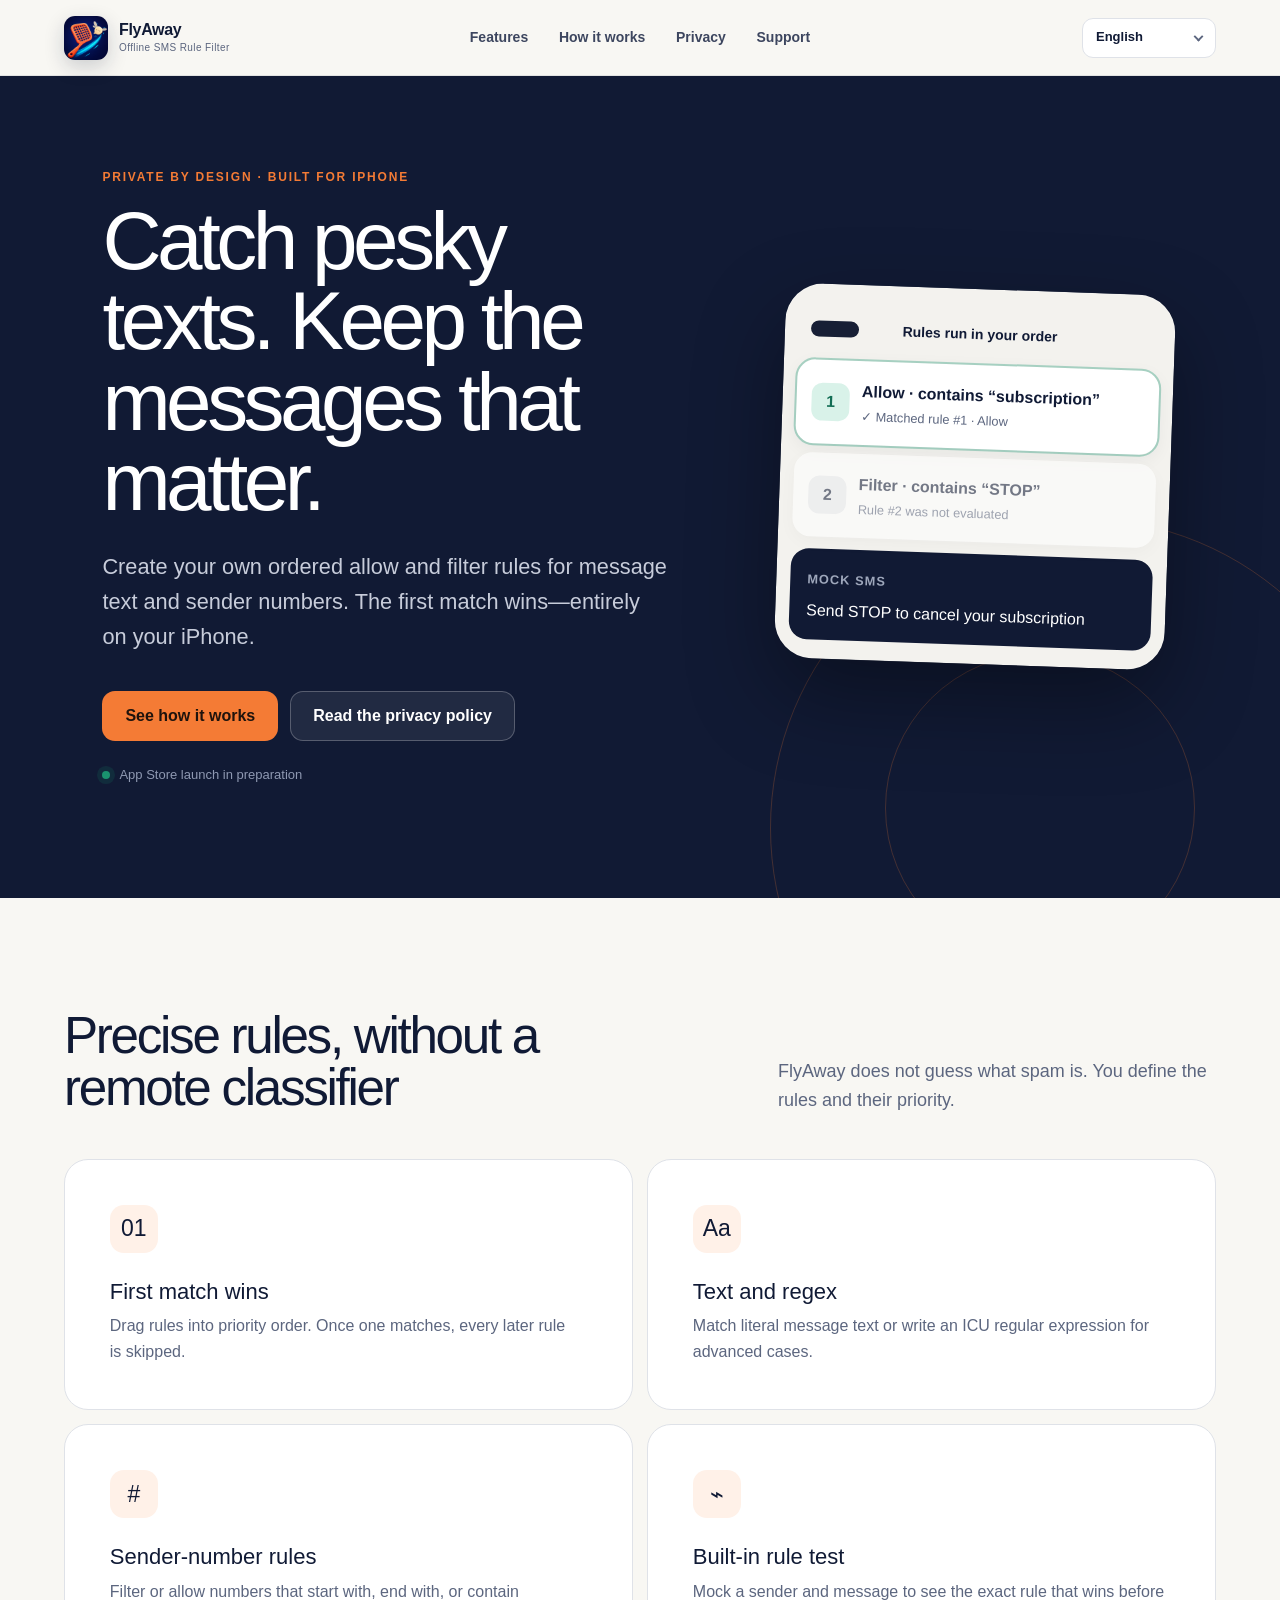
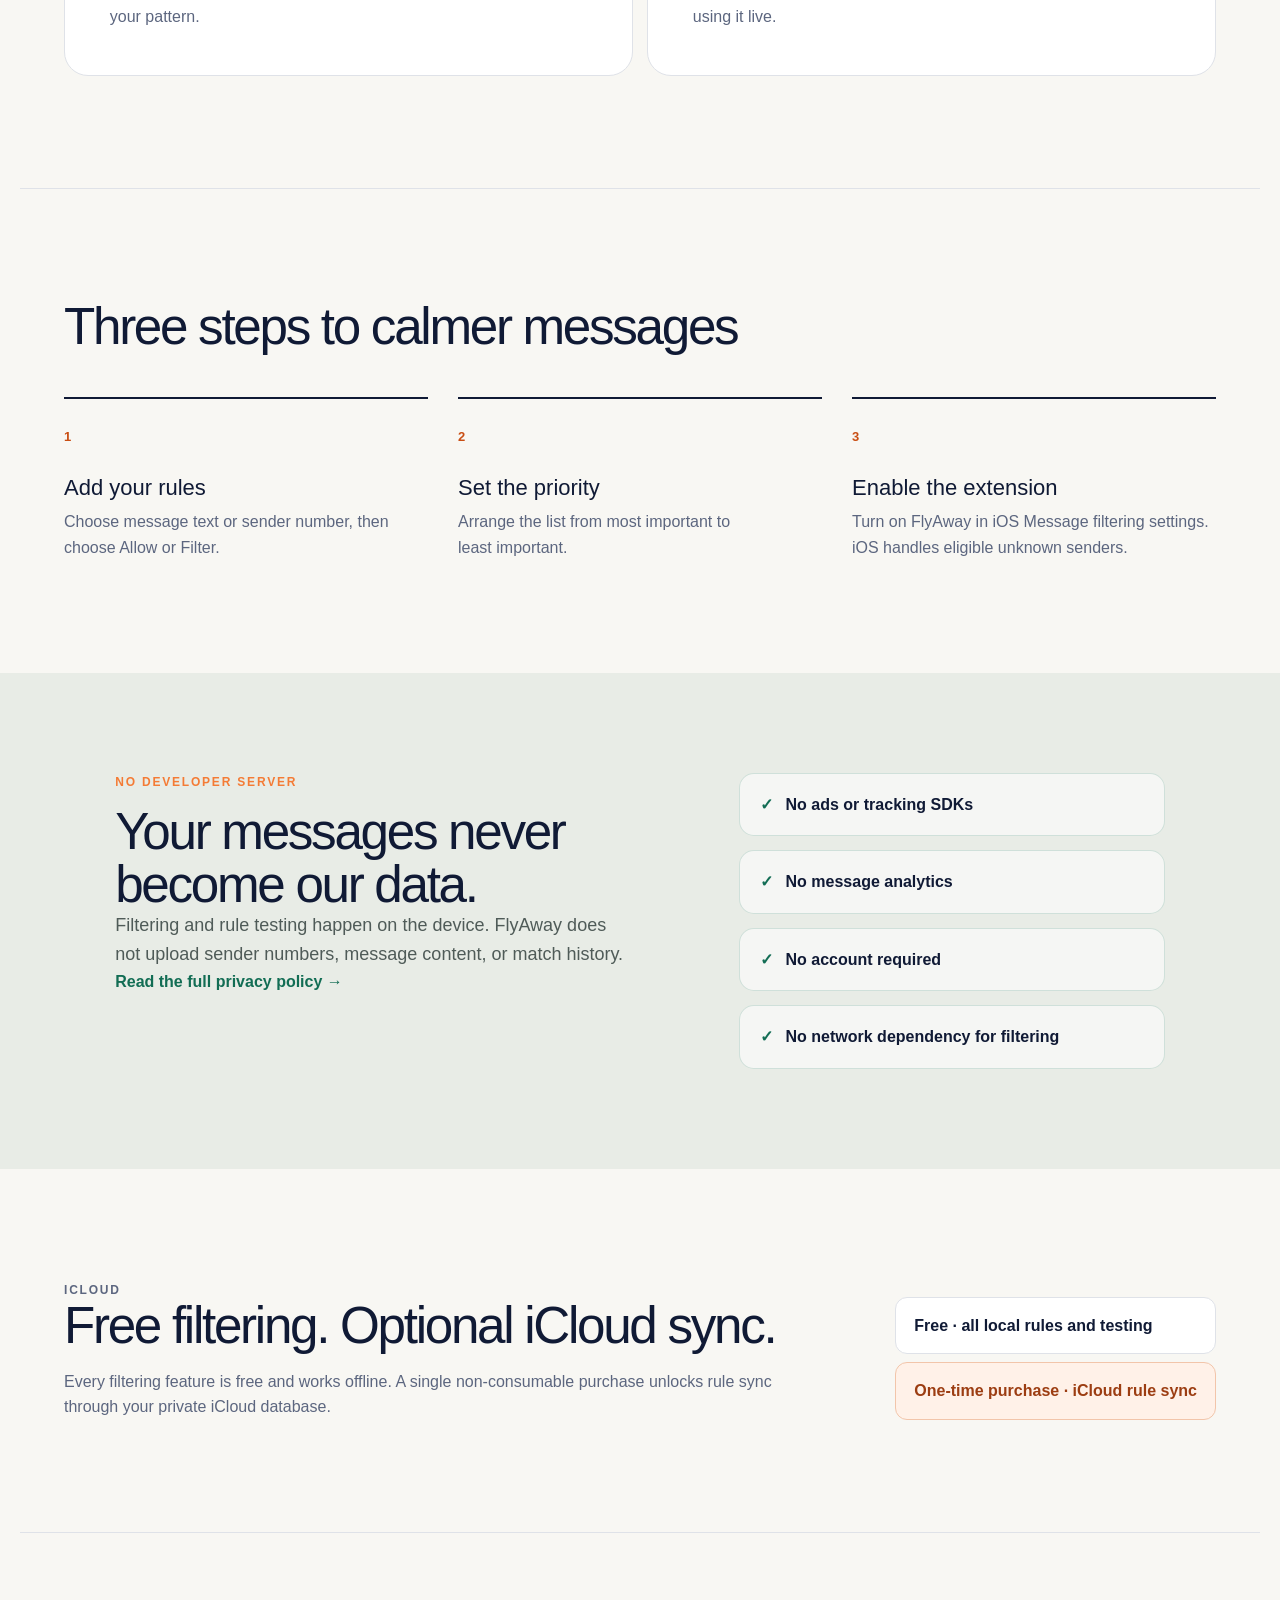
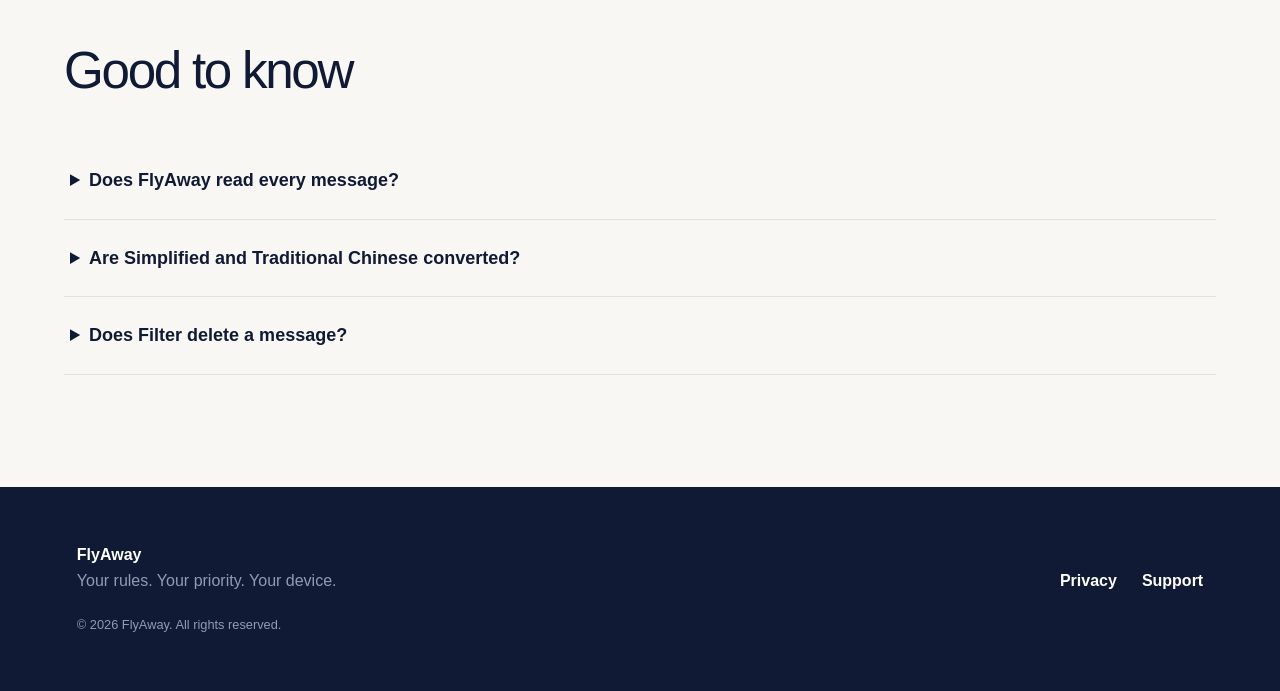
<file: index.html>
<!DOCTYPE html><html lang="en"><head><meta charSet="utf-8"/><meta name="viewport" content="width=device-width, initial-scale=1"/><link rel="preload" as="image" href="/app-icon.png"/><link rel="stylesheet" href="/_next/static/chunks/08k_sdq4hg3ej.css" data-precedence="next"/><link rel="preload" as="script" fetchPriority="low" href="/_next/static/chunks/045g~0~zva_mv.js"/><script src="/_next/static/chunks/0dgq26a5_oy.a.js" async=""></script><script src="/_next/static/chunks/10u3y4bw1ayzs.js" async=""></script><script src="/_next/static/chunks/0au83~zq0~0pf.js" async=""></script><script src="/_next/static/chunks/turbopack-0brplz~x1vn87.js" async=""></script><script src="/_next/static/chunks/01xlw8hd842-c.js" async=""></script><script src="/_next/static/chunks/0d3shmwh5_nmn.js" async=""></script><script src="/_next/static/chunks/0wx~nskjcdf_m.js" async=""></script><title>FlyAway — Offline SMS Rule Filter</title><meta name="description" content="A private, offline SMS rule filter with ordered allow and filter rules. Your rules stay on your iPhone."/><meta property="og:title" content="FlyAway — Offline SMS Rule Filter"/><meta property="og:description" content="First-match SMS rules, processed privately on your iPhone."/><meta property="og:image" content="https://flyaway.mebtte.com/og.png"/><meta property="og:image:width" content="1200"/><meta property="og:image:height" content="630"/><meta property="og:image:alt" content="FlyAway"/><meta property="og:type" content="website"/><meta name="twitter:card" content="summary_large_image"/><meta name="twitter:title" content="FlyAway — Offline SMS Rule Filter"/><meta name="twitter:description" content="First-match SMS rules, processed privately on your iPhone."/><meta name="twitter:image" content="https://flyaway.mebtte.com/og.png"/><link rel="shortcut icon" href="/app-icon.png"/><link rel="icon" href="/app-icon.png"/><link rel="apple-touch-icon" href="/app-icon.png"/><script src="/_next/static/chunks/03~yq9q893hmn.js" noModule=""></script></head><body><div hidden=""><!--$--><!--/$--></div><main lang="en"><header class="site-header"><a class="brand" aria-label="FlyAway" href="/"><img alt="" width="44" height="44" decoding="async" data-nimg="1" style="color:transparent" src="/app-icon.png"/><span><strong>FlyAway</strong><small>Offline SMS Rule Filter</small></span></a><nav aria-label="Primary navigation"><a href="#features">Features</a><a href="#how">How it works</a><a href="/privacy/">Privacy</a><a href="/support/">Support</a></nav><div class="locale-switch"><select aria-label="Language"><option value="/" selected="">English</option><option value="/zh-hans/">简体中文</option><option value="/zh-hant/">繁體中文</option></select></div></header><section class="hero"><div class="hero-copy"><p class="eyebrow">Private by design · Built for iPhone</p><h1>Catch pesky texts. Keep the messages that matter.</h1><p class="hero-body">Create your own ordered allow and filter rules for message text and sender numbers. The first match wins—entirely on your iPhone.</p><div class="hero-actions"><a class="button primary" href="#how">See how it works</a><a class="button secondary" href="/privacy/">Read the privacy policy</a></div><p class="availability"><span></span>App Store launch in preparation</p></div><div class="phone-card" aria-label="Rules run in your order"><div class="phone-top"><span></span><strong>Rules run in your order</strong><span></span></div><div class="rule-list"><div class="rule winning"><b>1</b><span><strong>Allow · contains “subscription”</strong><small>✓ <!-- -->Matched rule #1 · Allow</small></span></div><div class="rule skipped"><b>2</b><span><strong>Filter · contains “STOP”</strong><small>Rule #2 was not evaluated</small></span></div></div><div class="mock-message"><small>Mock SMS</small><p>Send STOP to cancel your subscription</p></div></div></section><section class="section" id="features"><div class="section-heading"><h2>Precise rules, without a remote classifier</h2><p>FlyAway does not guess what spam is. You define the rules and their priority.</p></div><div class="feature-grid"><article class="feature-card"><span>01</span><h3>First match wins</h3><p>Drag rules into priority order. Once one matches, every later rule is skipped.</p></article><article class="feature-card"><span>Aa</span><h3>Text and regex</h3><p>Match literal message text or write an ICU regular expression for advanced cases.</p></article><article class="feature-card"><span>#</span><h3>Sender-number rules</h3><p>Filter or allow numbers that start with, end with, or contain your pattern.</p></article><article class="feature-card"><span>⌁</span><h3>Built-in rule test</h3><p>Mock a sender and message to see the exact rule that wins before using it live.</p></article></div></section><section class="section how" id="how"><div class="section-heading"><h2>Three steps to calmer messages</h2></div><div class="steps"><article><b>1</b><h3>Add your rules</h3><p>Choose message text or sender number, then choose Allow or Filter.</p></article><article><b>2</b><h3>Set the priority</h3><p>Arrange the list from most important to least important.</p></article><article><b>3</b><h3>Enable the extension</h3><p>Turn on FlyAway in iOS Message filtering settings. iOS handles eligible unknown senders.</p></article></div></section><section class="privacy-band"><div><p class="eyebrow">No developer server</p><h2>Your messages never become our data.</h2><p>Filtering and rule testing happen on the device. FlyAway does not upload sender numbers, message content, or match history.</p><a href="/privacy/">Read the full privacy policy<!-- --> →</a></div><ul><li><span>✓</span>No ads or tracking SDKs</li><li><span>✓</span>No message analytics</li><li><span>✓</span>No account required</li><li><span>✓</span>No network dependency for filtering</li></ul></section><section class="section sync-card"><div><p class="eyebrow">iCloud</p><h2>Free filtering. Optional iCloud sync.</h2><p>Every filtering feature is free and works offline. A single non-consumable purchase unlocks rule sync through your private iCloud database.</p></div><div class="tiers"><span>Free · all local rules and testing</span><span>One-time purchase · iCloud rule sync</span></div></section><section class="section faq"><div class="section-heading"><h2>Good to know</h2></div><div><details><summary>Does FlyAway read every message?</summary><p>No. iOS decides which messages from unknown senders are offered to third-party filters. Known senders and senders you have repeatedly replied to may bypass filtering.</p></details><details><summary>Are Simplified and Traditional Chinese converted?</summary><p>No. Rules are matched exactly as you enter them. FlyAway never translates or performs language conversion.</p></details><details><summary>Does Filter delete a message?</summary><p>No. A matching message is classified into the system’s junk or filtered area. FlyAway does not delete it.</p></details></div></section><footer><div><strong>FlyAway</strong><span>Your rules. Your priority. Your device.</span></div><div class="footer-links"><a href="/privacy/">Privacy</a><a href="/support/">Support</a></div><small>© 2026 <!-- -->FlyAway. All rights reserved.</small></footer></main><!--$--><!--/$--><script src="/_next/static/chunks/045g~0~zva_mv.js" id="_R_" async=""></script><script>(self.__next_f=self.__next_f||[]).push([0])</script><script>self.__next_f.push([1,"1:\"$Sreact.fragment\"\n2:I[39756,[\"/_next/static/chunks/01xlw8hd842-c.js\",\"/_next/static/chunks/0d3shmwh5_nmn.js\"],\"default\"]\n3:I[37457,[\"/_next/static/chunks/01xlw8hd842-c.js\",\"/_next/static/chunks/0d3shmwh5_nmn.js\"],\"default\"]\n4:I[22016,[\"/_next/static/chunks/01xlw8hd842-c.js\",\"/_next/static/chunks/0d3shmwh5_nmn.js\",\"/_next/static/chunks/0wx~nskjcdf_m.js\"],\"\"]\n5:I[5500,[\"/_next/static/chunks/01xlw8hd842-c.js\",\"/_next/static/chunks/0d3shmwh5_nmn.js\",\"/_next/static/chunks/0wx~nskjcdf_m.js\"],\"Image\"]\n6:I[40737,[\"/_next/static/chunks/01xlw8hd842-c.js\",\"/_next/static/chunks/0d3shmwh5_nmn.js\",\"/_next/static/chunks/0wx~nskjcdf_m.js\"],\"LanguageSelect\"]\n10:I[68027,[\"/_next/static/chunks/01xlw8hd842-c.js\",\"/_next/static/chunks/0d3shmwh5_nmn.js\"],\"default\",1]\n:HL[\"/_next/static/chunks/08k_sdq4hg3ej.css\",\"style\"]\n"])</script><script>self.__next_f.push([1,"0:{\"P\":null,\"c\":[\"\",\"\"],\"q\":\"\",\"i\":false,\"f\":[[[\"\",{\"children\":[\"__PAGE__\",{}]},\"$undefined\",\"$undefined\",16],[[\"$\",\"$1\",\"c\",{\"children\":[[[\"$\",\"link\",\"0\",{\"rel\":\"stylesheet\",\"href\":\"/_next/static/chunks/08k_sdq4hg3ej.css\",\"precedence\":\"next\",\"crossOrigin\":\"$undefined\",\"nonce\":\"$undefined\"}],[\"$\",\"script\",\"script-0\",{\"src\":\"/_next/static/chunks/01xlw8hd842-c.js\",\"async\":true,\"nonce\":\"$undefined\"}],[\"$\",\"script\",\"script-1\",{\"src\":\"/_next/static/chunks/0d3shmwh5_nmn.js\",\"async\":true,\"nonce\":\"$undefined\"}]],[\"$\",\"html\",null,{\"lang\":\"en\",\"children\":[\"$\",\"body\",null,{\"children\":[\"$\",\"$L2\",null,{\"parallelRouterKey\":\"children\",\"error\":\"$undefined\",\"errorStyles\":\"$undefined\",\"errorScripts\":\"$undefined\",\"template\":[\"$\",\"$L3\",null,{}],\"templateStyles\":\"$undefined\",\"templateScripts\":\"$undefined\",\"notFound\":[[[\"$\",\"title\",null,{\"children\":\"404: This page could not be found.\"}],[\"$\",\"div\",null,{\"style\":{\"fontFamily\":\"system-ui,\\\"Segoe UI\\\",Roboto,Helvetica,Arial,sans-serif,\\\"Apple Color Emoji\\\",\\\"Segoe UI Emoji\\\"\",\"height\":\"100vh\",\"textAlign\":\"center\",\"display\":\"flex\",\"flexDirection\":\"column\",\"alignItems\":\"center\",\"justifyContent\":\"center\"},\"children\":[\"$\",\"div\",null,{\"children\":[[\"$\",\"style\",null,{\"dangerouslySetInnerHTML\":{\"__html\":\"body{color:#000;background:#fff;margin:0}.next-error-h1{border-right:1px solid rgba(0,0,0,.3)}@media (prefers-color-scheme:dark){body{color:#fff;background:#000}.next-error-h1{border-right:1px solid rgba(255,255,255,.3)}}\"}}],[\"$\",\"h1\",null,{\"className\":\"next-error-h1\",\"style\":{\"display\":\"inline-block\",\"margin\":\"0 20px 0 0\",\"padding\":\"0 23px 0 0\",\"fontSize\":24,\"fontWeight\":500,\"verticalAlign\":\"top\",\"lineHeight\":\"49px\"},\"children\":404}],[\"$\",\"div\",null,{\"style\":{\"display\":\"inline-block\"},\"children\":[\"$\",\"h2\",null,{\"style\":{\"fontSize\":14,\"fontWeight\":400,\"lineHeight\":\"49px\",\"margin\":0},\"children\":\"This page could not be found.\"}]}]]}]}]],[]],\"forbidden\":\"$undefined\",\"unauthorized\":\"$undefined\"}]}]}]]}],{\"children\":[[\"$\",\"$1\",\"c\",{\"children\":[[\"$\",\"main\",null,{\"lang\":\"en\",\"children\":[[\"$\",\"header\",null,{\"className\":\"site-header\",\"children\":[[\"$\",\"$L4\",null,{\"className\":\"brand\",\"href\":\"/\",\"aria-label\":\"FlyAway\",\"children\":[[\"$\",\"$L5\",null,{\"src\":\"/app-icon.png\",\"alt\":\"\",\"width\":44,\"height\":44,\"priority\":true}],[\"$\",\"span\",null,{\"children\":[[\"$\",\"strong\",null,{\"children\":\"FlyAway\"}],[\"$\",\"small\",null,{\"children\":\"Offline SMS Rule Filter\"}]]}]]}],[\"$\",\"nav\",null,{\"aria-label\":\"Primary navigation\",\"children\":[[\"$\",\"a\",null,{\"href\":\"#features\",\"children\":\"Features\"}],[\"$\",\"a\",null,{\"href\":\"#how\",\"children\":\"How it works\"}],[\"$\",\"$L4\",null,{\"href\":\"/privacy\",\"children\":\"Privacy\"}],[\"$\",\"$L4\",null,{\"href\":\"/support\",\"children\":\"Support\"}]]}],[\"$\",\"$L6\",null,{\"currentLocale\":\"en\",\"options\":[{\"key\":\"en\",\"label\":\"English\",\"href\":\"/\"},{\"key\":\"zh-hans\",\"label\":\"简体中文\",\"href\":\"/zh-hans/\"},{\"key\":\"zh-hant\",\"label\":\"繁體中文\",\"href\":\"/zh-hant/\"}]}]]}],[\"$\",\"section\",null,{\"className\":\"hero\",\"children\":[[\"$\",\"div\",null,{\"className\":\"hero-copy\",\"children\":[[\"$\",\"p\",null,{\"className\":\"eyebrow\",\"children\":\"Private by design · Built for iPhone\"}],[\"$\",\"h1\",null,{\"children\":\"Catch pesky texts. Keep the messages that matter.\"}],[\"$\",\"p\",null,{\"className\":\"hero-body\",\"children\":\"Create your own ordered allow and filter rules for message text and sender numbers. The first match wins—entirely on your iPhone.\"}],[\"$\",\"div\",null,{\"className\":\"hero-actions\",\"children\":[[\"$\",\"a\",null,{\"className\":\"button primary\",\"href\":\"#how\",\"children\":\"See how it works\"}],[\"$\",\"$L4\",null,{\"className\":\"button secondary\",\"href\":\"/privacy\",\"children\":\"Read the privacy policy\"}]]}],[\"$\",\"p\",null,{\"className\":\"availability\",\"children\":[[\"$\",\"span\",null,{}],\"App Store launch in preparation\"]}]]}],[\"$\",\"div\",null,{\"className\":\"phone-card\",\"aria-label\":\"Rules run in your order\",\"children\":[[\"$\",\"div\",null,{\"className\":\"phone-top\",\"children\":[[\"$\",\"span\",null,{}],[\"$\",\"strong\",null,{\"children\":\"Rules run in your order\"}],[\"$\",\"span\",null,{}]]}],[\"$\",\"div\",null,{\"className\":\"rule-list\",\"children\":[[\"$\",\"div\",null,{\"className\":\"rule winning\",\"children\":[[\"$\",\"b\",null,{\"children\":\"1\"}],[\"$\",\"span\",null,{\"children\":[[\"$\",\"strong\",null,{\"children\":\"Allow · contains “subscription”\"}],[\"$\",\"small\",null,{\"children\":[\"✓ \",\"Matched rule #1 · Allow\"]}]]}]]}],[\"$\",\"div\",null,{\"className\":\"rule skipped\",\"children\":[[\"$\",\"b\",null,{\"children\":\"2\"}],[\"$\",\"span\",null,{\"children\":[[\"$\",\"strong\",null,{\"children\":\"Filter · contains “STOP”\"}],[\"$\",\"small\",null,{\"children\":\"Rule #2 was not evaluated\"}]]}]]}]]}],[\"$\",\"div\",null,{\"className\":\"mock-message\",\"children\":[[\"$\",\"small\",null,{\"children\":\"Mock SMS\"}],[\"$\",\"p\",null,{\"children\":\"Send STOP to cancel your subscription\"}]]}]]}]]}],[\"$\",\"section\",null,{\"className\":\"section\",\"id\":\"features\",\"children\":[[\"$\",\"div\",null,{\"className\":\"section-heading\",\"children\":[[\"$\",\"h2\",null,{\"children\":\"Precise rules, without a remote classifier\"}],[\"$\",\"p\",null,{\"children\":\"FlyAway does not guess what spam is. You define the rules and their priority.\"}]]}],\"$L7\"]}],\"$L8\",\"$L9\",\"$La\",\"$Lb\",\"$Lc\"]}],[\"$Ld\"],\"$Le\"]}],{},null,false,null]},null,false,null],\"$Lf\",false]],\"m\":\"$undefined\",\"G\":[\"$10\",[\"$L11\"]],\"S\":true,\"h\":null,\"s\":\"$undefined\",\"l\":\"$undefined\",\"p\":\"$undefined\",\"d\":\"$undefined\",\"b\":\"f4rs1jkrsEJfiAGOLvht1\"}\n"])</script><script>self.__next_f.push([1,"12:I[97367,[\"/_next/static/chunks/01xlw8hd842-c.js\",\"/_next/static/chunks/0d3shmwh5_nmn.js\"],\"OutletBoundary\"]\n13:\"$Sreact.suspense\"\n15:I[97367,[\"/_next/static/chunks/01xlw8hd842-c.js\",\"/_next/static/chunks/0d3shmwh5_nmn.js\"],\"ViewportBoundary\"]\n17:I[97367,[\"/_next/static/chunks/01xlw8hd842-c.js\",\"/_next/static/chunks/0d3shmwh5_nmn.js\"],\"MetadataBoundary\"]\n7:[\"$\",\"div\",null,{\"className\":\"feature-grid\",\"children\":[[\"$\",\"article\",\"First match wins\",{\"className\":\"feature-card\",\"children\":[[\"$\",\"span\",null,{\"children\":\"01\"}],[\"$\",\"h3\",null,{\"children\":\"First match wins\"}],[\"$\",\"p\",null,{\"children\":\"Drag rules into priority order. Once one matches, every later rule is skipped.\"}]]}],[\"$\",\"article\",\"Text and regex\",{\"className\":\"feature-card\",\"children\":[[\"$\",\"span\",null,{\"children\":\"Aa\"}],[\"$\",\"h3\",null,{\"children\":\"Text and regex\"}],[\"$\",\"p\",null,{\"children\":\"Match literal message text or write an ICU regular expression for advanced cases.\"}]]}],[\"$\",\"article\",\"Sender-number rules\",{\"className\":\"feature-card\",\"children\":[[\"$\",\"span\",null,{\"children\":\"#\"}],[\"$\",\"h3\",null,{\"children\":\"Sender-number rules\"}],[\"$\",\"p\",null,{\"children\":\"Filter or allow numbers that start with, end with, or contain your pattern.\"}]]}],[\"$\",\"article\",\"Built-in rule test\",{\"className\":\"feature-card\",\"children\":[[\"$\",\"span\",null,{\"children\":\"⌁\"}],[\"$\",\"h3\",null,{\"children\":\"Built-in rule test\"}],[\"$\",\"p\",null,{\"children\":\"Mock a sender and message to see the exact rule that wins before using it live.\"}]]}]]}]\n8:[\"$\",\"section\",null,{\"className\":\"section how\",\"id\":\"how\",\"children\":[[\"$\",\"div\",null,{\"className\":\"section-heading\",\"children\":[\"$\",\"h2\",null,{\"children\":\"Three steps to calmer messages\"}]}],[\"$\",\"div\",null,{\"className\":\"steps\",\"children\":[[\"$\",\"article\",\"1\",{\"children\":[[\"$\",\"b\",null,{\"children\":\"1\"}],[\"$\",\"h3\",null,{\"children\":\"Add your rules\"}],[\"$\",\"p\",null,{\"children\":\"Choose message text or sender number, then choose Allow or Filter.\"}]]}],[\"$\",\"article\",\"2\",{\"children\":[[\"$\",\"b\",null,{\"children\":\"2\"}],[\"$\",\"h3\",null,{\"children\":\"Set the priority\"}],[\"$\",\"p\",null,{\"children\":\"Arrange the list from most important to least important.\"}]]}],[\"$\",\"article\",\"3\",{\"children\":[[\"$\",\"b\",null,{\"children\":\"3\"}],[\"$\",\"h3\",null,{\"children\":\"Enable the extension\"}],[\"$\",\"p\",null,{\"children\":\"Turn on FlyAway in iOS Message filtering settings. iOS handles eligible unknown senders.\"}]]}]]}]]}]\n9:[\"$\",\"section\",null,{\"className\":\"privacy-band\",\"children\":[[\"$\",\"div\",null,{\"children\":[[\"$\",\"p\",null,{\"className\":\"eyebrow\",\"children\":\"No developer server\"}],[\"$\",\"h2\",null,{\"children\":\"Your messages never become our data.\"}],[\"$\",\"p\",null,{\"children\":\"Filtering and rule testing happen on the device. FlyAway does not upload sender numbers, message content, or match history.\"}],[\"$\",\"$L4\",null,{\"href\":\"/privacy\",\"children\":[\"Read the full privacy policy\",\" →\"]}]]}],[\"$\",\"ul\",null,{\"children\":[[\"$\",\"li\",\"No ads or tracking SDKs\",{\"children\":[[\"$\",\"span\",null,{\"children\":\"✓\"}],\"No ads or tracking SDKs\"]}],[\"$\",\"li\",\"No message analytics\",{\"children\":[[\"$\",\"span\",null,{\"children\":\"✓\"}],\"No message analytics\"]}],[\"$\",\"li\",\"No account required\",{\"children\":[[\"$\",\"span\",null,{\"children\":\"✓\"}],\"No account required\"]}],[\"$\",\"li\",\"No network dependency for filtering\",{\"children\":[[\"$\",\"span\",null,{\"children\":\"✓\"}],\"No network dependency for filtering\"]}]]}]]}]\na:[\"$\",\"section\",null,{\"className\":\"section sync-card\",\"children\":[[\"$\",\"div\",null,{\"children\":[[\"$\",\"p\",null,{\"className\":\"eyebrow\",\"children\":\"iCloud\"}],[\"$\",\"h2\",null,{\"children\":\"Free filtering. Optional iCloud sync.\"}],[\"$\",\"p\",null,{\"children\":\"Every filtering feature is free and works offline. A single non-consumable purchase unlocks rule sync through your private iCloud database.\"}]]}],[\"$\",\"div\",null,{\"className\":\"tiers\",\"children\":[[\"$\",\"span\",null,{\"children\":\"Free · all local rules and testing\"}],[\"$\",\"span\",null,{\"children\":\"One-time purchase · iCloud rule sync\"}]]}]]}]\nb:[\"$\",\"section\",null,{\"className\":\"section faq\",\"children\":[[\"$\",\"div\",null,{\"className\":\"section-heading\",\"children\""])</script><script>self.__next_f.push([1,":[\"$\",\"h2\",null,{\"children\":\"Good to know\"}]}],[\"$\",\"div\",null,{\"children\":[[\"$\",\"details\",\"Does FlyAway read every message?\",{\"children\":[[\"$\",\"summary\",null,{\"children\":\"Does FlyAway read every message?\"}],[\"$\",\"p\",null,{\"children\":\"No. iOS decides which messages from unknown senders are offered to third-party filters. Known senders and senders you have repeatedly replied to may bypass filtering.\"}]]}],[\"$\",\"details\",\"Are Simplified and Traditional Chinese converted?\",{\"children\":[[\"$\",\"summary\",null,{\"children\":\"Are Simplified and Traditional Chinese converted?\"}],[\"$\",\"p\",null,{\"children\":\"No. Rules are matched exactly as you enter them. FlyAway never translates or performs language conversion.\"}]]}],[\"$\",\"details\",\"Does Filter delete a message?\",{\"children\":[[\"$\",\"summary\",null,{\"children\":\"Does Filter delete a message?\"}],[\"$\",\"p\",null,{\"children\":\"No. A matching message is classified into the system’s junk or filtered area. FlyAway does not delete it.\"}]]}]]}]]}]\nc:[\"$\",\"footer\",null,{\"children\":[[\"$\",\"div\",null,{\"children\":[[\"$\",\"strong\",null,{\"children\":\"FlyAway\"}],[\"$\",\"span\",null,{\"children\":\"Your rules. Your priority. Your device.\"}]]}],[\"$\",\"div\",null,{\"className\":\"footer-links\",\"children\":[[\"$\",\"$L4\",null,{\"href\":\"/privacy\",\"children\":\"Privacy\"}],[\"$\",\"$L4\",null,{\"href\":\"/support\",\"children\":\"Support\"}]]}],[\"$\",\"small\",null,{\"children\":[\"© 2026 \",\"FlyAway. All rights reserved.\"]}]]}]\nd:[\"$\",\"script\",\"script-0\",{\"src\":\"/_next/static/chunks/0wx~nskjcdf_m.js\",\"async\":true,\"nonce\":\"$undefined\"}]\ne:[\"$\",\"$L12\",null,{\"children\":[\"$\",\"$13\",null,{\"name\":\"Next.MetadataOutlet\",\"children\":\"$@14\"}]}]\nf:[\"$\",\"$1\",\"h\",{\"children\":[null,[\"$\",\"$L15\",null,{\"children\":\"$L16\"}],[\"$\",\"div\",null,{\"hidden\":true,\"children\":[\"$\",\"$L17\",null,{\"children\":[\"$\",\"$13\",null,{\"name\":\"Next.Metadata\",\"children\":\"$L18\"}]}]}],null]}]\n11:[\"$\",\"link\",\"0\",{\"rel\":\"stylesheet\",\"href\":\"/_next/static/chunks/08k_sdq4hg3ej.css\",\"precedence\":\"next\",\"crossOrigin\":\"$undefined\",\"nonce\":\"$undefined\"}]\n"])</script><script>self.__next_f.push([1,"16:[[\"$\",\"meta\",\"0\",{\"charSet\":\"utf-8\"}],[\"$\",\"meta\",\"1\",{\"name\":\"viewport\",\"content\":\"width=device-width, initial-scale=1\"}]]\n"])</script><script>self.__next_f.push([1,"19:I[27201,[\"/_next/static/chunks/01xlw8hd842-c.js\",\"/_next/static/chunks/0d3shmwh5_nmn.js\"],\"IconMark\"]\n14:null\n18:[[\"$\",\"title\",\"0\",{\"children\":\"FlyAway — Offline SMS Rule Filter\"}],[\"$\",\"meta\",\"1\",{\"name\":\"description\",\"content\":\"A private, offline SMS rule filter with ordered allow and filter rules. Your rules stay on your iPhone.\"}],[\"$\",\"meta\",\"2\",{\"property\":\"og:title\",\"content\":\"FlyAway — Offline SMS Rule Filter\"}],[\"$\",\"meta\",\"3\",{\"property\":\"og:description\",\"content\":\"First-match SMS rules, processed privately on your iPhone.\"}],[\"$\",\"meta\",\"4\",{\"property\":\"og:image\",\"content\":\"https://flyaway.mebtte.com/og.png\"}],[\"$\",\"meta\",\"5\",{\"property\":\"og:image:width\",\"content\":\"1200\"}],[\"$\",\"meta\",\"6\",{\"property\":\"og:image:height\",\"content\":\"630\"}],[\"$\",\"meta\",\"7\",{\"property\":\"og:image:alt\",\"content\":\"FlyAway\"}],[\"$\",\"meta\",\"8\",{\"property\":\"og:type\",\"content\":\"website\"}],[\"$\",\"meta\",\"9\",{\"name\":\"twitter:card\",\"content\":\"summary_large_image\"}],[\"$\",\"meta\",\"10\",{\"name\":\"twitter:title\",\"content\":\"FlyAway — Offline SMS Rule Filter\"}],[\"$\",\"meta\",\"11\",{\"name\":\"twitter:description\",\"content\":\"First-match SMS rules, processed privately on your iPhone.\"}],[\"$\",\"meta\",\"12\",{\"name\":\"twitter:image\",\"content\":\"https://flyaway.mebtte.com/og.png\"}],[\"$\",\"link\",\"13\",{\"rel\":\"shortcut icon\",\"href\":\"/app-icon.png\"}],[\"$\",\"link\",\"14\",{\"rel\":\"icon\",\"href\":\"/app-icon.png\"}],[\"$\",\"link\",\"15\",{\"rel\":\"apple-touch-icon\",\"href\":\"/app-icon.png\"}],[\"$\",\"$L19\",\"16\",{}]]\n"])</script></body></html>
</file>
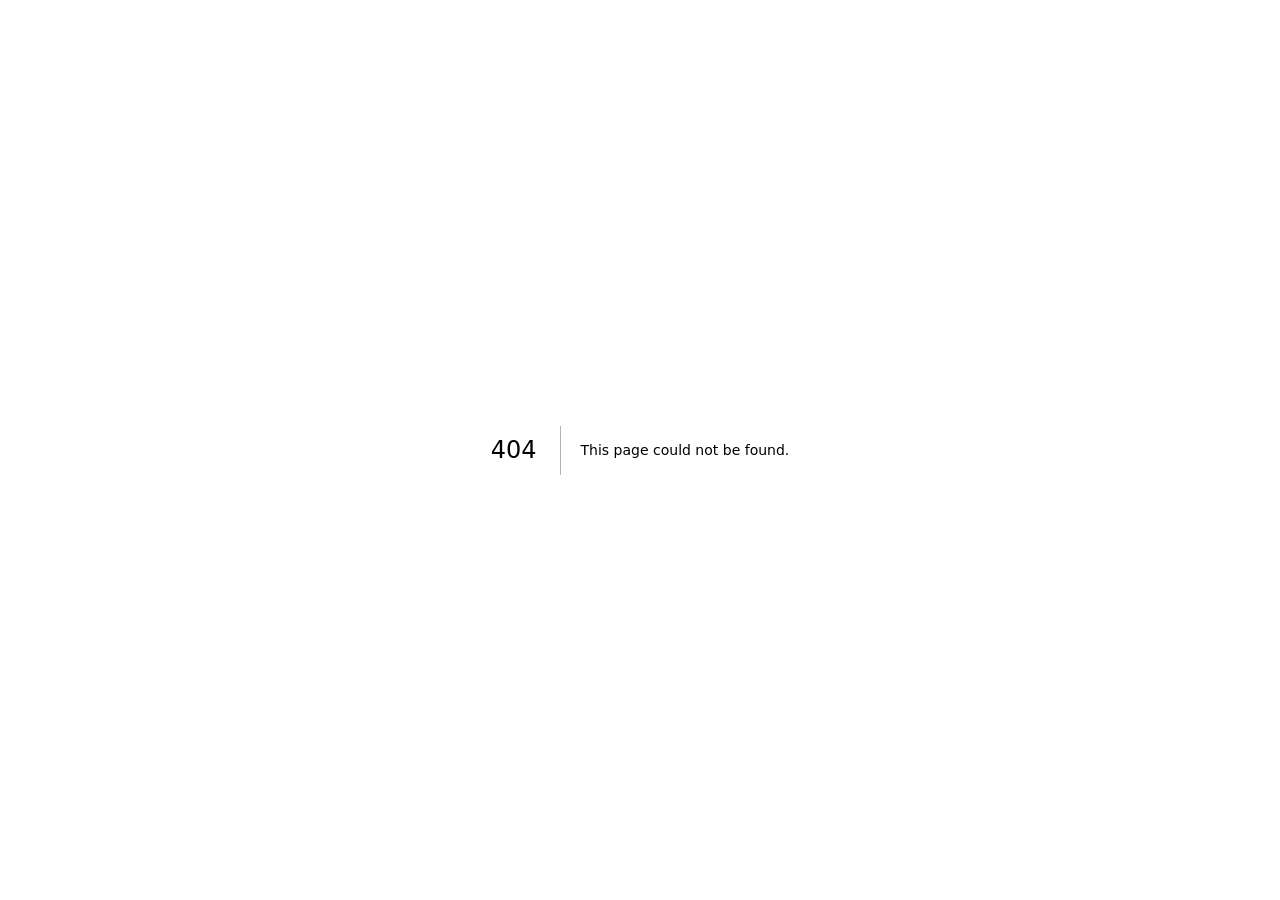
<file: 404/index.html>
<!DOCTYPE html><html lang="en"><head><meta charSet="utf-8"/><meta name="viewport" content="width=device-width, initial-scale=1"/><link rel="stylesheet" href="/_next/static/chunks/08k_sdq4hg3ej.css" data-precedence="next"/><link rel="preload" as="script" fetchPriority="low" href="/_next/static/chunks/045g~0~zva_mv.js"/><script src="/_next/static/chunks/0dgq26a5_oy.a.js" async=""></script><script src="/_next/static/chunks/10u3y4bw1ayzs.js" async=""></script><script src="/_next/static/chunks/0au83~zq0~0pf.js" async=""></script><script src="/_next/static/chunks/turbopack-0brplz~x1vn87.js" async=""></script><script src="/_next/static/chunks/01xlw8hd842-c.js" async=""></script><script src="/_next/static/chunks/0d3shmwh5_nmn.js" async=""></script><meta name="robots" content="noindex"/><title>404: This page could not be found.</title><title>FlyAway — Offline SMS Rule Filter</title><meta name="description" content="A private, offline SMS rule filter with ordered allow and filter rules. Your rules stay on your iPhone."/><meta property="og:title" content="FlyAway — Offline SMS Rule Filter"/><meta property="og:description" content="First-match SMS rules, processed privately on your iPhone."/><meta property="og:image" content="https://flyaway.mebtte.com/og.png"/><meta property="og:image:width" content="1200"/><meta property="og:image:height" content="630"/><meta property="og:image:alt" content="FlyAway"/><meta property="og:type" content="website"/><meta name="twitter:card" content="summary_large_image"/><meta name="twitter:title" content="FlyAway — Offline SMS Rule Filter"/><meta name="twitter:description" content="First-match SMS rules, processed privately on your iPhone."/><meta name="twitter:image" content="https://flyaway.mebtte.com/og.png"/><link rel="shortcut icon" href="/app-icon.png"/><link rel="icon" href="/app-icon.png"/><link rel="apple-touch-icon" href="/app-icon.png"/><script src="/_next/static/chunks/03~yq9q893hmn.js" noModule=""></script></head><body><div hidden=""><!--$--><!--/$--></div><div style="font-family:system-ui,&quot;Segoe UI&quot;,Roboto,Helvetica,Arial,sans-serif,&quot;Apple Color Emoji&quot;,&quot;Segoe UI Emoji&quot;;height:100vh;text-align:center;display:flex;flex-direction:column;align-items:center;justify-content:center"><div><style>body{color:#000;background:#fff;margin:0}.next-error-h1{border-right:1px solid rgba(0,0,0,.3)}@media (prefers-color-scheme:dark){body{color:#fff;background:#000}.next-error-h1{border-right:1px solid rgba(255,255,255,.3)}}</style><h1 class="next-error-h1" style="display:inline-block;margin:0 20px 0 0;padding:0 23px 0 0;font-size:24px;font-weight:500;vertical-align:top;line-height:49px">404</h1><div style="display:inline-block"><h2 style="font-size:14px;font-weight:400;line-height:49px;margin:0">This page could not be found.</h2></div></div></div><!--$--><!--/$--><script src="/_next/static/chunks/045g~0~zva_mv.js" id="_R_" async=""></script><script>(self.__next_f=self.__next_f||[]).push([0])</script><script>self.__next_f.push([1,"1:\"$Sreact.fragment\"\n2:I[39756,[\"/_next/static/chunks/01xlw8hd842-c.js\",\"/_next/static/chunks/0d3shmwh5_nmn.js\"],\"default\"]\n3:I[37457,[\"/_next/static/chunks/01xlw8hd842-c.js\",\"/_next/static/chunks/0d3shmwh5_nmn.js\"],\"default\"]\n4:I[97367,[\"/_next/static/chunks/01xlw8hd842-c.js\",\"/_next/static/chunks/0d3shmwh5_nmn.js\"],\"OutletBoundary\"]\n5:\"$Sreact.suspense\"\n8:I[97367,[\"/_next/static/chunks/01xlw8hd842-c.js\",\"/_next/static/chunks/0d3shmwh5_nmn.js\"],\"ViewportBoundary\"]\na:I[97367,[\"/_next/static/chunks/01xlw8hd842-c.js\",\"/_next/static/chunks/0d3shmwh5_nmn.js\"],\"MetadataBoundary\"]\nc:I[68027,[\"/_next/static/chunks/01xlw8hd842-c.js\",\"/_next/static/chunks/0d3shmwh5_nmn.js\"],\"default\",1]\n:HL[\"/_next/static/chunks/08k_sdq4hg3ej.css\",\"style\"]\n"])</script><script>self.__next_f.push([1,"0:{\"P\":null,\"c\":[\"\",\"_not-found\",\"\"],\"q\":\"\",\"i\":false,\"f\":[[[\"\",{\"children\":[\"/_not-found\",{\"children\":[\"__PAGE__\",{}]}]},\"$undefined\",\"$undefined\",16],[[\"$\",\"$1\",\"c\",{\"children\":[[[\"$\",\"link\",\"0\",{\"rel\":\"stylesheet\",\"href\":\"/_next/static/chunks/08k_sdq4hg3ej.css\",\"precedence\":\"next\",\"crossOrigin\":\"$undefined\",\"nonce\":\"$undefined\"}],[\"$\",\"script\",\"script-0\",{\"src\":\"/_next/static/chunks/01xlw8hd842-c.js\",\"async\":true,\"nonce\":\"$undefined\"}],[\"$\",\"script\",\"script-1\",{\"src\":\"/_next/static/chunks/0d3shmwh5_nmn.js\",\"async\":true,\"nonce\":\"$undefined\"}]],[\"$\",\"html\",null,{\"lang\":\"en\",\"children\":[\"$\",\"body\",null,{\"children\":[\"$\",\"$L2\",null,{\"parallelRouterKey\":\"children\",\"error\":\"$undefined\",\"errorStyles\":\"$undefined\",\"errorScripts\":\"$undefined\",\"template\":[\"$\",\"$L3\",null,{}],\"templateStyles\":\"$undefined\",\"templateScripts\":\"$undefined\",\"notFound\":[[[\"$\",\"title\",null,{\"children\":\"404: This page could not be found.\"}],[\"$\",\"div\",null,{\"style\":{\"fontFamily\":\"system-ui,\\\"Segoe UI\\\",Roboto,Helvetica,Arial,sans-serif,\\\"Apple Color Emoji\\\",\\\"Segoe UI Emoji\\\"\",\"height\":\"100vh\",\"textAlign\":\"center\",\"display\":\"flex\",\"flexDirection\":\"column\",\"alignItems\":\"center\",\"justifyContent\":\"center\"},\"children\":[\"$\",\"div\",null,{\"children\":[[\"$\",\"style\",null,{\"dangerouslySetInnerHTML\":{\"__html\":\"body{color:#000;background:#fff;margin:0}.next-error-h1{border-right:1px solid rgba(0,0,0,.3)}@media (prefers-color-scheme:dark){body{color:#fff;background:#000}.next-error-h1{border-right:1px solid rgba(255,255,255,.3)}}\"}}],[\"$\",\"h1\",null,{\"className\":\"next-error-h1\",\"style\":{\"display\":\"inline-block\",\"margin\":\"0 20px 0 0\",\"padding\":\"0 23px 0 0\",\"fontSize\":24,\"fontWeight\":500,\"verticalAlign\":\"top\",\"lineHeight\":\"49px\"},\"children\":404}],[\"$\",\"div\",null,{\"style\":{\"display\":\"inline-block\"},\"children\":[\"$\",\"h2\",null,{\"style\":{\"fontSize\":14,\"fontWeight\":400,\"lineHeight\":\"49px\",\"margin\":0},\"children\":\"This page could not be found.\"}]}]]}]}]],[]],\"forbidden\":\"$undefined\",\"unauthorized\":\"$undefined\"}]}]}]]}],{\"children\":[[\"$\",\"$1\",\"c\",{\"children\":[null,[\"$\",\"$L2\",null,{\"parallelRouterKey\":\"children\",\"error\":\"$undefined\",\"errorStyles\":\"$undefined\",\"errorScripts\":\"$undefined\",\"template\":[\"$\",\"$L3\",null,{}],\"templateStyles\":\"$undefined\",\"templateScripts\":\"$undefined\",\"notFound\":\"$undefined\",\"forbidden\":\"$undefined\",\"unauthorized\":\"$undefined\"}]]}],{\"children\":[[\"$\",\"$1\",\"c\",{\"children\":[[[\"$\",\"title\",null,{\"children\":\"404: This page could not be found.\"}],[\"$\",\"div\",null,{\"style\":\"$0:f:0:1:0:props:children:1:props:children:props:children:props:notFound:0:1:props:style\",\"children\":[\"$\",\"div\",null,{\"children\":[[\"$\",\"style\",null,{\"dangerouslySetInnerHTML\":{\"__html\":\"body{color:#000;background:#fff;margin:0}.next-error-h1{border-right:1px solid rgba(0,0,0,.3)}@media (prefers-color-scheme:dark){body{color:#fff;background:#000}.next-error-h1{border-right:1px solid rgba(255,255,255,.3)}}\"}}],[\"$\",\"h1\",null,{\"className\":\"next-error-h1\",\"style\":\"$0:f:0:1:0:props:children:1:props:children:props:children:props:notFound:0:1:props:children:props:children:1:props:style\",\"children\":404}],[\"$\",\"div\",null,{\"style\":\"$0:f:0:1:0:props:children:1:props:children:props:children:props:notFound:0:1:props:children:props:children:2:props:style\",\"children\":[\"$\",\"h2\",null,{\"style\":\"$0:f:0:1:0:props:children:1:props:children:props:children:props:notFound:0:1:props:children:props:children:2:props:children:props:style\",\"children\":\"This page could not be found.\"}]}]]}]}]],null,[\"$\",\"$L4\",null,{\"children\":[\"$\",\"$5\",null,{\"name\":\"Next.MetadataOutlet\",\"children\":\"$@6\"}]}]]}],{},null,false,null]},null,false,\"$@7\"]},null,false,null],[\"$\",\"$1\",\"h\",{\"children\":[[\"$\",\"meta\",null,{\"name\":\"robots\",\"content\":\"noindex\"}],[\"$\",\"$L8\",null,{\"children\":\"$L9\"}],[\"$\",\"div\",null,{\"hidden\":true,\"children\":[\"$\",\"$La\",null,{\"children\":[\"$\",\"$5\",null,{\"name\":\"Next.Metadata\",\"children\":\"$Lb\"}]}]}],null]}],false]],\"m\":\"$undefined\",\"G\":[\"$c\",[[\"$\",\"link\",\"0\",{\"rel\":\"stylesheet\",\"href\":\"/_next/static/chunks/08k_sdq4hg3ej.css\",\"precedence\":\"next\",\"crossOrigin\":\"$undefined\",\"nonce\":\"$undefined\"}]]],\"S\":true,\"h\":null,\"s\":\"$undefined\",\"l\":\"$undefined\",\"p\":\"$undefined\",\"d\":\"$undefined\",\"b\":\"f4rs1jkrsEJfiAGOLvht1\"}\n"])</script><script>self.__next_f.push([1,"d:[]\n7:\"$Wd\"\n"])</script><script>self.__next_f.push([1,"9:[[\"$\",\"meta\",\"0\",{\"charSet\":\"utf-8\"}],[\"$\",\"meta\",\"1\",{\"name\":\"viewport\",\"content\":\"width=device-width, initial-scale=1\"}]]\n"])</script><script>self.__next_f.push([1,"e:I[27201,[\"/_next/static/chunks/01xlw8hd842-c.js\",\"/_next/static/chunks/0d3shmwh5_nmn.js\"],\"IconMark\"]\n6:null\nb:[[\"$\",\"title\",\"0\",{\"children\":\"FlyAway — Offline SMS Rule Filter\"}],[\"$\",\"meta\",\"1\",{\"name\":\"description\",\"content\":\"A private, offline SMS rule filter with ordered allow and filter rules. Your rules stay on your iPhone.\"}],[\"$\",\"meta\",\"2\",{\"property\":\"og:title\",\"content\":\"FlyAway — Offline SMS Rule Filter\"}],[\"$\",\"meta\",\"3\",{\"property\":\"og:description\",\"content\":\"First-match SMS rules, processed privately on your iPhone.\"}],[\"$\",\"meta\",\"4\",{\"property\":\"og:image\",\"content\":\"https://flyaway.mebtte.com/og.png\"}],[\"$\",\"meta\",\"5\",{\"property\":\"og:image:width\",\"content\":\"1200\"}],[\"$\",\"meta\",\"6\",{\"property\":\"og:image:height\",\"content\":\"630\"}],[\"$\",\"meta\",\"7\",{\"property\":\"og:image:alt\",\"content\":\"FlyAway\"}],[\"$\",\"meta\",\"8\",{\"property\":\"og:type\",\"content\":\"website\"}],[\"$\",\"meta\",\"9\",{\"name\":\"twitter:card\",\"content\":\"summary_large_image\"}],[\"$\",\"meta\",\"10\",{\"name\":\"twitter:title\",\"content\":\"FlyAway — Offline SMS Rule Filter\"}],[\"$\",\"meta\",\"11\",{\"name\":\"twitter:description\",\"content\":\"First-match SMS rules, processed privately on your iPhone.\"}],[\"$\",\"meta\",\"12\",{\"name\":\"twitter:image\",\"content\":\"https://flyaway.mebtte.com/og.png\"}],[\"$\",\"link\",\"13\",{\"rel\":\"shortcut icon\",\"href\":\"/app-icon.png\"}],[\"$\",\"link\",\"14\",{\"rel\":\"icon\",\"href\":\"/app-icon.png\"}],[\"$\",\"link\",\"15\",{\"rel\":\"apple-touch-icon\",\"href\":\"/app-icon.png\"}],[\"$\",\"$Le\",\"16\",{}]]\n"])</script></body></html>
</file>
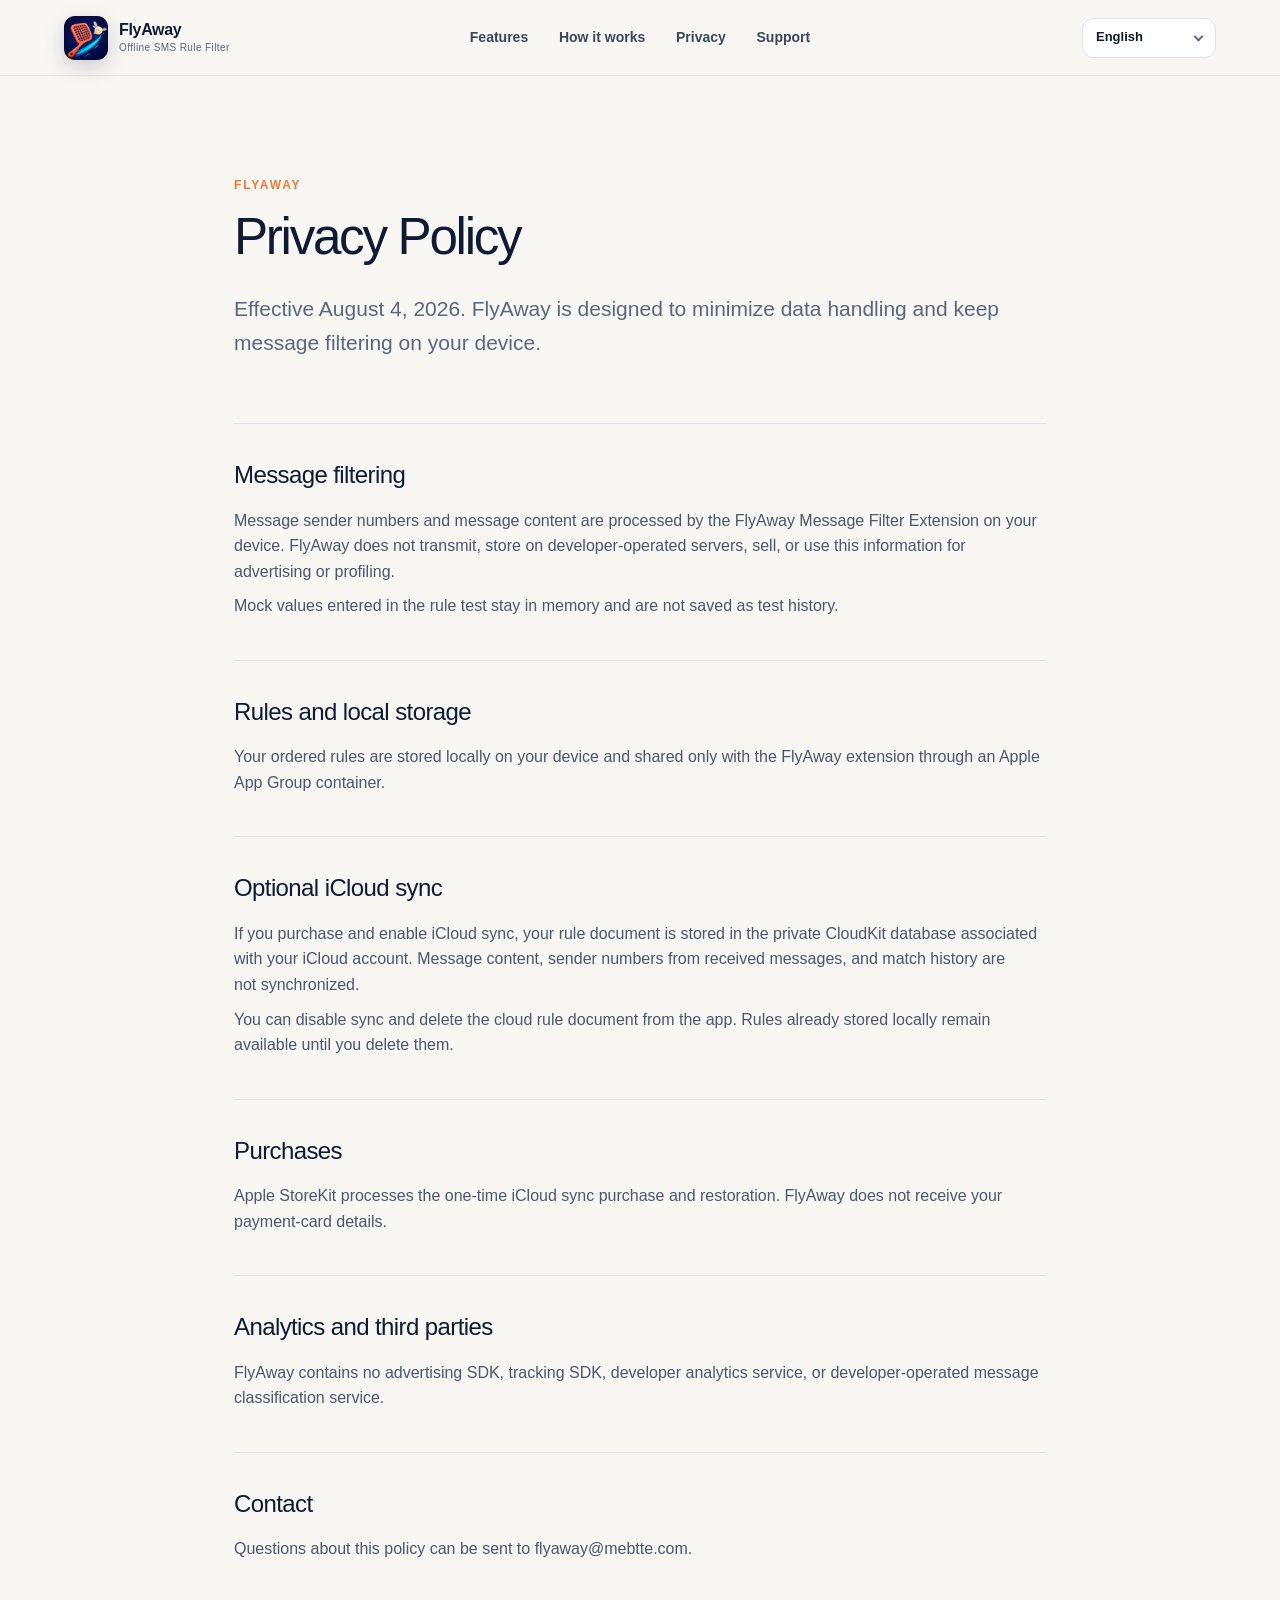
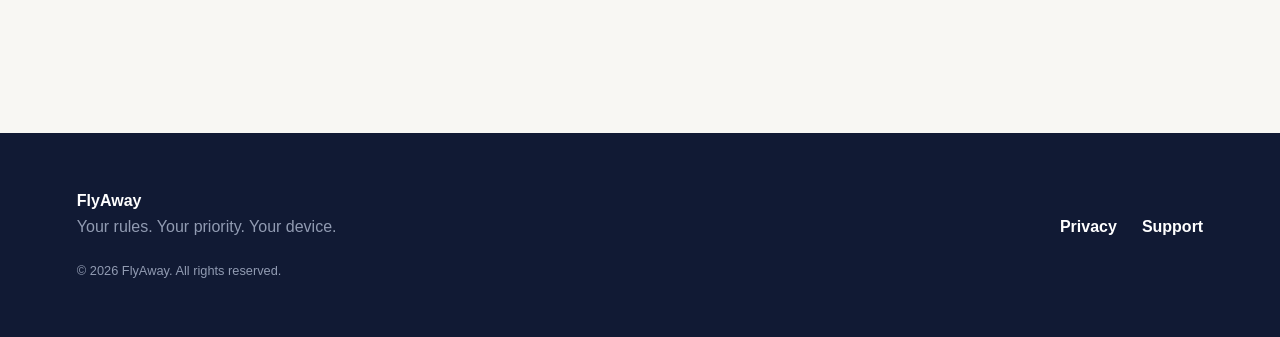
<file: privacy/index.html>
<!DOCTYPE html><html lang="en"><head><meta charSet="utf-8"/><meta name="viewport" content="width=device-width, initial-scale=1"/><link rel="preload" as="image" href="/app-icon.png"/><link rel="stylesheet" href="/_next/static/chunks/08k_sdq4hg3ej.css" data-precedence="next"/><link rel="preload" as="script" fetchPriority="low" href="/_next/static/chunks/045g~0~zva_mv.js"/><script src="/_next/static/chunks/0dgq26a5_oy.a.js" async=""></script><script src="/_next/static/chunks/10u3y4bw1ayzs.js" async=""></script><script src="/_next/static/chunks/0au83~zq0~0pf.js" async=""></script><script src="/_next/static/chunks/turbopack-0brplz~x1vn87.js" async=""></script><script src="/_next/static/chunks/01xlw8hd842-c.js" async=""></script><script src="/_next/static/chunks/0d3shmwh5_nmn.js" async=""></script><script src="/_next/static/chunks/0wx~nskjcdf_m.js" async=""></script><title>FlyAway — Offline SMS Rule Filter</title><meta name="description" content="A private, offline SMS rule filter with ordered allow and filter rules. Your rules stay on your iPhone."/><meta property="og:title" content="FlyAway — Offline SMS Rule Filter"/><meta property="og:description" content="First-match SMS rules, processed privately on your iPhone."/><meta property="og:image" content="https://flyaway.mebtte.com/og.png"/><meta property="og:image:width" content="1200"/><meta property="og:image:height" content="630"/><meta property="og:image:alt" content="FlyAway"/><meta property="og:type" content="website"/><meta name="twitter:card" content="summary_large_image"/><meta name="twitter:title" content="FlyAway — Offline SMS Rule Filter"/><meta name="twitter:description" content="First-match SMS rules, processed privately on your iPhone."/><meta name="twitter:image" content="https://flyaway.mebtte.com/og.png"/><link rel="shortcut icon" href="/app-icon.png"/><link rel="icon" href="/app-icon.png"/><link rel="apple-touch-icon" href="/app-icon.png"/><script src="/_next/static/chunks/03~yq9q893hmn.js" noModule=""></script></head><body><div hidden=""><!--$--><!--/$--></div><main lang="en"><header class="site-header"><a class="brand" aria-label="FlyAway" href="/"><img alt="" width="44" height="44" decoding="async" data-nimg="1" style="color:transparent" src="/app-icon.png"/><span><strong>FlyAway</strong><small>Offline SMS Rule Filter</small></span></a><nav aria-label="Primary navigation"><a href="#features">Features</a><a href="#how">How it works</a><a href="/privacy/">Privacy</a><a href="/support/">Support</a></nav><div class="locale-switch"><select aria-label="Language"><option value="/" selected="">English</option><option value="/zh-hans/">简体中文</option><option value="/zh-hant/">繁體中文</option></select></div></header><article class="legal-page"><p class="eyebrow">FlyAway</p><h1>Privacy Policy</h1><p class="legal-intro">Effective August 4, 2026. FlyAway is designed to minimize data handling and keep message filtering on your device.</p><section><h2>Message filtering</h2><p>Message sender numbers and message content are processed by the FlyAway Message Filter Extension on your device. FlyAway does not transmit, store on developer-operated servers, sell, or use this information for advertising or profiling.</p><p>Mock values entered in the rule test stay in memory and are not saved as test history.</p></section><section><h2>Rules and local storage</h2><p>Your ordered rules are stored locally on your device and shared only with the FlyAway extension through an Apple App Group container.</p></section><section><h2>Optional iCloud sync</h2><p>If you purchase and enable iCloud sync, your rule document is stored in the private CloudKit database associated with your iCloud account. Message content, sender numbers from received messages, and match history are not synchronized.</p><p>You can disable sync and delete the cloud rule document from the app. Rules already stored locally remain available until you delete them.</p></section><section><h2>Purchases</h2><p>Apple StoreKit processes the one-time iCloud sync purchase and restoration. FlyAway does not receive your payment-card details.</p></section><section><h2>Analytics and third parties</h2><p>FlyAway contains no advertising SDK, tracking SDK, developer analytics service, or developer-operated message classification service.</p></section><section><h2>Contact</h2><p>Questions about this policy can be sent to flyaway@mebtte.com.</p></section></article><footer><div><strong>FlyAway</strong><span>Your rules. Your priority. Your device.</span></div><div class="footer-links"><a href="/privacy/">Privacy</a><a href="/support/">Support</a></div><small>© 2026 <!-- -->FlyAway. All rights reserved.</small></footer></main><!--$--><!--/$--><script src="/_next/static/chunks/045g~0~zva_mv.js" id="_R_" async=""></script><script>(self.__next_f=self.__next_f||[]).push([0])</script><script>self.__next_f.push([1,"1:\"$Sreact.fragment\"\n2:I[39756,[\"/_next/static/chunks/01xlw8hd842-c.js\",\"/_next/static/chunks/0d3shmwh5_nmn.js\"],\"default\"]\n3:I[37457,[\"/_next/static/chunks/01xlw8hd842-c.js\",\"/_next/static/chunks/0d3shmwh5_nmn.js\"],\"default\"]\n4:I[22016,[\"/_next/static/chunks/01xlw8hd842-c.js\",\"/_next/static/chunks/0d3shmwh5_nmn.js\",\"/_next/static/chunks/0wx~nskjcdf_m.js\"],\"\"]\n5:I[5500,[\"/_next/static/chunks/01xlw8hd842-c.js\",\"/_next/static/chunks/0d3shmwh5_nmn.js\",\"/_next/static/chunks/0wx~nskjcdf_m.js\"],\"Image\"]\n6:I[40737,[\"/_next/static/chunks/01xlw8hd842-c.js\",\"/_next/static/chunks/0d3shmwh5_nmn.js\",\"/_next/static/chunks/0wx~nskjcdf_m.js\"],\"LanguageSelect\"]\n10:I[68027,[\"/_next/static/chunks/01xlw8hd842-c.js\",\"/_next/static/chunks/0d3shmwh5_nmn.js\"],\"default\",1]\n:HL[\"/_next/static/chunks/08k_sdq4hg3ej.css\",\"style\"]\n"])</script><script>self.__next_f.push([1,"0:{\"P\":null,\"c\":[\"\",\"privacy\",\"\"],\"q\":\"\",\"i\":false,\"f\":[[[\"\",{\"children\":[\"privacy\",{\"children\":[\"__PAGE__\",{}]}]},\"$undefined\",\"$undefined\",16],[[\"$\",\"$1\",\"c\",{\"children\":[[[\"$\",\"link\",\"0\",{\"rel\":\"stylesheet\",\"href\":\"/_next/static/chunks/08k_sdq4hg3ej.css\",\"precedence\":\"next\",\"crossOrigin\":\"$undefined\",\"nonce\":\"$undefined\"}],[\"$\",\"script\",\"script-0\",{\"src\":\"/_next/static/chunks/01xlw8hd842-c.js\",\"async\":true,\"nonce\":\"$undefined\"}],[\"$\",\"script\",\"script-1\",{\"src\":\"/_next/static/chunks/0d3shmwh5_nmn.js\",\"async\":true,\"nonce\":\"$undefined\"}]],[\"$\",\"html\",null,{\"lang\":\"en\",\"children\":[\"$\",\"body\",null,{\"children\":[\"$\",\"$L2\",null,{\"parallelRouterKey\":\"children\",\"error\":\"$undefined\",\"errorStyles\":\"$undefined\",\"errorScripts\":\"$undefined\",\"template\":[\"$\",\"$L3\",null,{}],\"templateStyles\":\"$undefined\",\"templateScripts\":\"$undefined\",\"notFound\":[[[\"$\",\"title\",null,{\"children\":\"404: This page could not be found.\"}],[\"$\",\"div\",null,{\"style\":{\"fontFamily\":\"system-ui,\\\"Segoe UI\\\",Roboto,Helvetica,Arial,sans-serif,\\\"Apple Color Emoji\\\",\\\"Segoe UI Emoji\\\"\",\"height\":\"100vh\",\"textAlign\":\"center\",\"display\":\"flex\",\"flexDirection\":\"column\",\"alignItems\":\"center\",\"justifyContent\":\"center\"},\"children\":[\"$\",\"div\",null,{\"children\":[[\"$\",\"style\",null,{\"dangerouslySetInnerHTML\":{\"__html\":\"body{color:#000;background:#fff;margin:0}.next-error-h1{border-right:1px solid rgba(0,0,0,.3)}@media (prefers-color-scheme:dark){body{color:#fff;background:#000}.next-error-h1{border-right:1px solid rgba(255,255,255,.3)}}\"}}],[\"$\",\"h1\",null,{\"className\":\"next-error-h1\",\"style\":{\"display\":\"inline-block\",\"margin\":\"0 20px 0 0\",\"padding\":\"0 23px 0 0\",\"fontSize\":24,\"fontWeight\":500,\"verticalAlign\":\"top\",\"lineHeight\":\"49px\"},\"children\":404}],[\"$\",\"div\",null,{\"style\":{\"display\":\"inline-block\"},\"children\":[\"$\",\"h2\",null,{\"style\":{\"fontSize\":14,\"fontWeight\":400,\"lineHeight\":\"49px\",\"margin\":0},\"children\":\"This page could not be found.\"}]}]]}]}]],[]],\"forbidden\":\"$undefined\",\"unauthorized\":\"$undefined\"}]}]}]]}],{\"children\":[[\"$\",\"$1\",\"c\",{\"children\":[null,[\"$\",\"$L2\",null,{\"parallelRouterKey\":\"children\",\"error\":\"$undefined\",\"errorStyles\":\"$undefined\",\"errorScripts\":\"$undefined\",\"template\":[\"$\",\"$L3\",null,{}],\"templateStyles\":\"$undefined\",\"templateScripts\":\"$undefined\",\"notFound\":\"$undefined\",\"forbidden\":\"$undefined\",\"unauthorized\":\"$undefined\"}]]}],{\"children\":[[\"$\",\"$1\",\"c\",{\"children\":[[\"$\",\"main\",null,{\"lang\":\"en\",\"children\":[[\"$\",\"header\",null,{\"className\":\"site-header\",\"children\":[[\"$\",\"$L4\",null,{\"className\":\"brand\",\"href\":\"/\",\"aria-label\":\"FlyAway\",\"children\":[[\"$\",\"$L5\",null,{\"src\":\"/app-icon.png\",\"alt\":\"\",\"width\":44,\"height\":44,\"priority\":true}],[\"$\",\"span\",null,{\"children\":[[\"$\",\"strong\",null,{\"children\":\"FlyAway\"}],[\"$\",\"small\",null,{\"children\":\"Offline SMS Rule Filter\"}]]}]]}],[\"$\",\"nav\",null,{\"aria-label\":\"Primary navigation\",\"children\":[[\"$\",\"a\",null,{\"href\":\"#features\",\"children\":\"Features\"}],[\"$\",\"a\",null,{\"href\":\"#how\",\"children\":\"How it works\"}],[\"$\",\"$L4\",null,{\"href\":\"/privacy\",\"children\":\"Privacy\"}],[\"$\",\"$L4\",null,{\"href\":\"/support\",\"children\":\"Support\"}]]}],[\"$\",\"$L6\",null,{\"currentLocale\":\"en\",\"options\":[{\"key\":\"en\",\"label\":\"English\",\"href\":\"/\"},{\"key\":\"zh-hans\",\"label\":\"简体中文\",\"href\":\"/zh-hans/\"},{\"key\":\"zh-hant\",\"label\":\"繁體中文\",\"href\":\"/zh-hant/\"}]}]]}],[\"$\",\"article\",null,{\"className\":\"legal-page\",\"children\":[[\"$\",\"p\",null,{\"className\":\"eyebrow\",\"children\":\"FlyAway\"}],[\"$\",\"h1\",null,{\"children\":\"Privacy Policy\"}],[\"$\",\"p\",null,{\"className\":\"legal-intro\",\"children\":\"Effective August 4, 2026. FlyAway is designed to minimize data handling and keep message filtering on your device.\"}],[[\"$\",\"section\",\"Message filtering\",{\"children\":[[\"$\",\"h2\",null,{\"children\":\"Message filtering\"}],[[\"$\",\"p\",\"Message sender numbers and message content are processed by the FlyAway Message Filter Extension on your device. FlyAway does not transmit, store on developer-operated servers, sell, or use this information for advertising or profiling.\",{\"children\":\"Message sender numbers and message content are processed by the FlyAway Message Filter Extension on your device. FlyAway does not transmit, store on developer-operated servers, sell, or use this information for advertising or profiling.\"}],[\"$\",\"p\",\"Mock values entered in the rule test stay in memory and are not saved as test history.\",{\"children\":\"Mock values entered in the rule test stay in memory and are not saved as test history.\"}]]]}],[\"$\",\"section\",\"Rules and local storage\",{\"children\":[[\"$\",\"h2\",null,{\"children\":\"Rules and local storage\"}],[[\"$\",\"p\",\"Your ordered rules are stored locally on your device and shared only with the FlyAway extension through an Apple App Group container.\",{\"children\":\"Your ordered rules are stored locally on your device and shared only with the FlyAway extension through an Apple App Group container.\"}]]]}],\"$L7\",\"$L8\",\"$L9\",\"$La\"]]}],\"$Lb\"]}],[\"$Lc\"],\"$Ld\"]}],{},null,false,null]},null,false,\"$@e\"]},null,false,null],\"$Lf\",false]],\"m\":\"$undefined\",\"G\":[\"$10\",[\"$L11\"]],\"S\":true,\"h\":null,\"s\":\"$undefined\",\"l\":\"$undefined\",\"p\":\"$undefined\",\"d\":\"$undefined\",\"b\":\"f4rs1jkrsEJfiAGOLvht1\"}\n"])</script><script>self.__next_f.push([1,"12:I[97367,[\"/_next/static/chunks/01xlw8hd842-c.js\",\"/_next/static/chunks/0d3shmwh5_nmn.js\"],\"OutletBoundary\"]\n13:\"$Sreact.suspense\"\n16:I[97367,[\"/_next/static/chunks/01xlw8hd842-c.js\",\"/_next/static/chunks/0d3shmwh5_nmn.js\"],\"ViewportBoundary\"]\n18:I[97367,[\"/_next/static/chunks/01xlw8hd842-c.js\",\"/_next/static/chunks/0d3shmwh5_nmn.js\"],\"MetadataBoundary\"]\n7:[\"$\",\"section\",\"Optional iCloud sync\",{\"children\":[[\"$\",\"h2\",null,{\"children\":\"Optional iCloud sync\"}],[[\"$\",\"p\",\"If you purchase and enable iCloud sync, your rule document is stored in the private CloudKit database associated with your iCloud account. Message content, sender numbers from received messages, and match history are not synchronized.\",{\"children\":\"If you purchase and enable iCloud sync, your rule document is stored in the private CloudKit database associated with your iCloud account. Message content, sender numbers from received messages, and match history are not synchronized.\"}],[\"$\",\"p\",\"You can disable sync and delete the cloud rule document from the app. Rules already stored locally remain available until you delete them.\",{\"children\":\"You can disable sync and delete the cloud rule document from the app. Rules already stored locally remain available until you delete them.\"}]]]}]\n8:[\"$\",\"section\",\"Purchases\",{\"children\":[[\"$\",\"h2\",null,{\"children\":\"Purchases\"}],[[\"$\",\"p\",\"Apple StoreKit processes the one-time iCloud sync purchase and restoration. FlyAway does not receive your payment-card details.\",{\"children\":\"Apple StoreKit processes the one-time iCloud sync purchase and restoration. FlyAway does not receive your payment-card details.\"}]]]}]\n9:[\"$\",\"section\",\"Analytics and third parties\",{\"children\":[[\"$\",\"h2\",null,{\"children\":\"Analytics and third parties\"}],[[\"$\",\"p\",\"FlyAway contains no advertising SDK, tracking SDK, developer analytics service, or developer-operated message classification service.\",{\"children\":\"FlyAway contains no advertising SDK, tracking SDK, developer analytics service, or developer-operated message classification service.\"}]]]}]\na:[\"$\",\"section\",\"Contact\",{\"children\":[[\"$\",\"h2\",null,{\"children\":\"Contact\"}],[[\"$\",\"p\",\"Questions about this policy can be sent to flyaway@mebtte.com.\",{\"children\":\"Questions about this policy can be sent to flyaway@mebtte.com.\"}]]]}]\nb:[\"$\",\"footer\",null,{\"children\":[[\"$\",\"div\",null,{\"children\":[[\"$\",\"strong\",null,{\"children\":\"FlyAway\"}],[\"$\",\"span\",null,{\"children\":\"Your rules. Your priority. Your device.\"}]]}],[\"$\",\"div\",null,{\"className\":\"footer-links\",\"children\":[[\"$\",\"$L4\",null,{\"href\":\"/privacy\",\"children\":\"Privacy\"}],[\"$\",\"$L4\",null,{\"href\":\"/support\",\"children\":\"Support\"}]]}],[\"$\",\"small\",null,{\"children\":[\"© 2026 \",\"FlyAway. All rights reserved.\"]}]]}]\nc:[\"$\",\"script\",\"script-0\",{\"src\":\"/_next/static/chunks/0wx~nskjcdf_m.js\",\"async\":true,\"nonce\":\"$undefined\"}]\nd:[\"$\",\"$L12\",null,{\"children\":[\"$\",\"$13\",null,{\"name\":\"Next.MetadataOutlet\",\"children\":\"$@14\"}]}]\n15:[]\ne:\"$W15\"\nf:[\"$\",\"$1\",\"h\",{\"children\":[null,[\"$\",\"$L16\",null,{\"children\":\"$L17\"}],[\"$\",\"div\",null,{\"hidden\":true,\"children\":[\"$\",\"$L18\",null,{\"children\":[\"$\",\"$13\",null,{\"name\":\"Next.Metadata\",\"children\":\"$L19\"}]}]}],null]}]\n11:[\"$\",\"link\",\"0\",{\"rel\":\"stylesheet\",\"href\":\"/_next/static/chunks/08k_sdq4hg3ej.css\",\"precedence\":\"next\",\"crossOrigin\":\"$undefined\",\"nonce\":\"$undefined\"}]\n"])</script><script>self.__next_f.push([1,"17:[[\"$\",\"meta\",\"0\",{\"charSet\":\"utf-8\"}],[\"$\",\"meta\",\"1\",{\"name\":\"viewport\",\"content\":\"width=device-width, initial-scale=1\"}]]\n"])</script><script>self.__next_f.push([1,"1a:I[27201,[\"/_next/static/chunks/01xlw8hd842-c.js\",\"/_next/static/chunks/0d3shmwh5_nmn.js\"],\"IconMark\"]\n14:null\n19:[[\"$\",\"title\",\"0\",{\"children\":\"FlyAway — Offline SMS Rule Filter\"}],[\"$\",\"meta\",\"1\",{\"name\":\"description\",\"content\":\"A private, offline SMS rule filter with ordered allow and filter rules. Your rules stay on your iPhone.\"}],[\"$\",\"meta\",\"2\",{\"property\":\"og:title\",\"content\":\"FlyAway — Offline SMS Rule Filter\"}],[\"$\",\"meta\",\"3\",{\"property\":\"og:description\",\"content\":\"First-match SMS rules, processed privately on your iPhone.\"}],[\"$\",\"meta\",\"4\",{\"property\":\"og:image\",\"content\":\"https://flyaway.mebtte.com/og.png\"}],[\"$\",\"meta\",\"5\",{\"property\":\"og:image:width\",\"content\":\"1200\"}],[\"$\",\"meta\",\"6\",{\"property\":\"og:image:height\",\"content\":\"630\"}],[\"$\",\"meta\",\"7\",{\"property\":\"og:image:alt\",\"content\":\"FlyAway\"}],[\"$\",\"meta\",\"8\",{\"property\":\"og:type\",\"content\":\"website\"}],[\"$\",\"meta\",\"9\",{\"name\":\"twitter:card\",\"content\":\"summary_large_image\"}],[\"$\",\"meta\",\"10\",{\"name\":\"twitter:title\",\"content\":\"FlyAway — Offline SMS Rule Filter\"}],[\"$\",\"meta\",\"11\",{\"name\":\"twitter:description\",\"content\":\"First-match SMS rules, processed privately on your iPhone.\"}],[\"$\",\"meta\",\"12\",{\"name\":\"twitter:image\",\"content\":\"https://flyaway.mebtte.com/og.png\"}],[\"$\",\"link\",\"13\",{\"rel\":\"shortcut icon\",\"href\":\"/app-icon.png\"}],[\"$\",\"link\",\"14\",{\"rel\":\"icon\",\"href\":\"/app-icon.png\"}],[\"$\",\"link\",\"15\",{\"rel\":\"apple-touch-icon\",\"href\":\"/app-icon.png\"}],[\"$\",\"$L1a\",\"16\",{}]]\n"])</script></body></html>
</file>
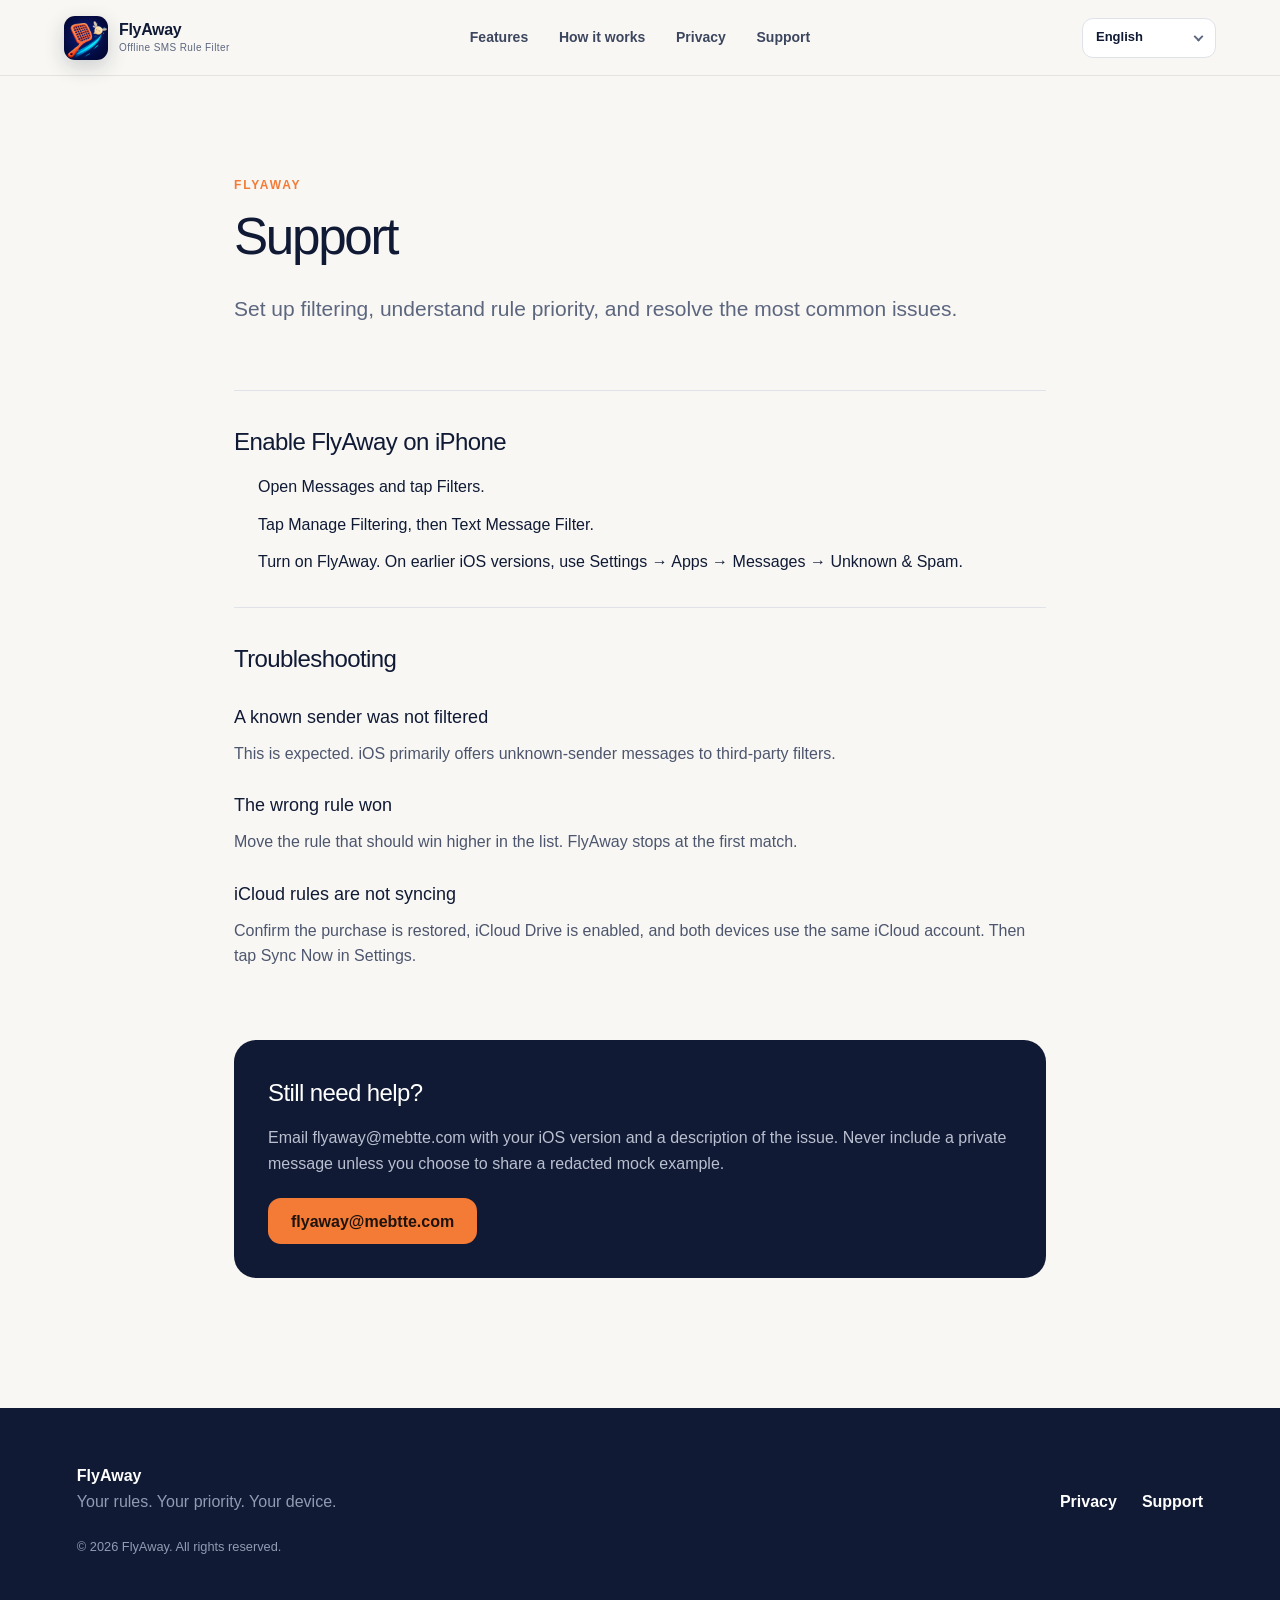
<file: support/index.html>
<!DOCTYPE html><html lang="en"><head><meta charSet="utf-8"/><meta name="viewport" content="width=device-width, initial-scale=1"/><link rel="preload" as="image" href="/app-icon.png"/><link rel="stylesheet" href="/_next/static/chunks/08k_sdq4hg3ej.css" data-precedence="next"/><link rel="preload" as="script" fetchPriority="low" href="/_next/static/chunks/045g~0~zva_mv.js"/><script src="/_next/static/chunks/0dgq26a5_oy.a.js" async=""></script><script src="/_next/static/chunks/10u3y4bw1ayzs.js" async=""></script><script src="/_next/static/chunks/0au83~zq0~0pf.js" async=""></script><script src="/_next/static/chunks/turbopack-0brplz~x1vn87.js" async=""></script><script src="/_next/static/chunks/01xlw8hd842-c.js" async=""></script><script src="/_next/static/chunks/0d3shmwh5_nmn.js" async=""></script><script src="/_next/static/chunks/0wx~nskjcdf_m.js" async=""></script><title>FlyAway — Offline SMS Rule Filter</title><meta name="description" content="A private, offline SMS rule filter with ordered allow and filter rules. Your rules stay on your iPhone."/><meta property="og:title" content="FlyAway — Offline SMS Rule Filter"/><meta property="og:description" content="First-match SMS rules, processed privately on your iPhone."/><meta property="og:image" content="https://flyaway.mebtte.com/og.png"/><meta property="og:image:width" content="1200"/><meta property="og:image:height" content="630"/><meta property="og:image:alt" content="FlyAway"/><meta property="og:type" content="website"/><meta name="twitter:card" content="summary_large_image"/><meta name="twitter:title" content="FlyAway — Offline SMS Rule Filter"/><meta name="twitter:description" content="First-match SMS rules, processed privately on your iPhone."/><meta name="twitter:image" content="https://flyaway.mebtte.com/og.png"/><link rel="shortcut icon" href="/app-icon.png"/><link rel="icon" href="/app-icon.png"/><link rel="apple-touch-icon" href="/app-icon.png"/><script src="/_next/static/chunks/03~yq9q893hmn.js" noModule=""></script></head><body><div hidden=""><!--$--><!--/$--></div><main lang="en"><header class="site-header"><a class="brand" aria-label="FlyAway" href="/"><img alt="" width="44" height="44" decoding="async" data-nimg="1" style="color:transparent" src="/app-icon.png"/><span><strong>FlyAway</strong><small>Offline SMS Rule Filter</small></span></a><nav aria-label="Primary navigation"><a href="#features">Features</a><a href="#how">How it works</a><a href="/privacy/">Privacy</a><a href="/support/">Support</a></nav><div class="locale-switch"><select aria-label="Language"><option value="/" selected="">English</option><option value="/zh-hans/">简体中文</option><option value="/zh-hant/">繁體中文</option></select></div></header><article class="legal-page"><p class="eyebrow">FlyAway</p><h1>Support</h1><p class="legal-intro">Set up filtering, understand rule priority, and resolve the most common issues.</p><section><h2>Enable FlyAway on iPhone</h2><ol class="support-steps"><li>Open Messages and tap Filters.</li><li>Tap Manage Filtering, then Text Message Filter.</li><li>Turn on FlyAway. On earlier iOS versions, use Settings → Apps → Messages → Unknown &amp; Spam.</li></ol></section><section><h2>Troubleshooting</h2><div class="support-item"><h3>A known sender was not filtered</h3><p>This is expected. iOS primarily offers unknown-sender messages to third-party filters.</p></div><div class="support-item"><h3>The wrong rule won</h3><p>Move the rule that should win higher in the list. FlyAway stops at the first match.</p></div><div class="support-item"><h3>iCloud rules are not syncing</h3><p>Confirm the purchase is restored, iCloud Drive is enabled, and both devices use the same iCloud account. Then tap Sync Now in Settings.</p></div></section><section class="contact-card"><h2>Still need help?</h2><p>Email flyaway@mebtte.com with your iOS version and a description of the issue. Never include a private message unless you choose to share a redacted mock example.</p><a class="button primary" href="mailto:flyaway@mebtte.com">flyaway@mebtte.com</a></section></article><footer><div><strong>FlyAway</strong><span>Your rules. Your priority. Your device.</span></div><div class="footer-links"><a href="/privacy/">Privacy</a><a href="/support/">Support</a></div><small>© 2026 <!-- -->FlyAway. All rights reserved.</small></footer></main><!--$--><!--/$--><script src="/_next/static/chunks/045g~0~zva_mv.js" id="_R_" async=""></script><script>(self.__next_f=self.__next_f||[]).push([0])</script><script>self.__next_f.push([1,"1:\"$Sreact.fragment\"\n2:I[39756,[\"/_next/static/chunks/01xlw8hd842-c.js\",\"/_next/static/chunks/0d3shmwh5_nmn.js\"],\"default\"]\n3:I[37457,[\"/_next/static/chunks/01xlw8hd842-c.js\",\"/_next/static/chunks/0d3shmwh5_nmn.js\"],\"default\"]\n4:I[22016,[\"/_next/static/chunks/01xlw8hd842-c.js\",\"/_next/static/chunks/0d3shmwh5_nmn.js\",\"/_next/static/chunks/0wx~nskjcdf_m.js\"],\"\"]\n5:I[5500,[\"/_next/static/chunks/01xlw8hd842-c.js\",\"/_next/static/chunks/0d3shmwh5_nmn.js\",\"/_next/static/chunks/0wx~nskjcdf_m.js\"],\"Image\"]\n6:I[40737,[\"/_next/static/chunks/01xlw8hd842-c.js\",\"/_next/static/chunks/0d3shmwh5_nmn.js\",\"/_next/static/chunks/0wx~nskjcdf_m.js\"],\"LanguageSelect\"]\ne:I[68027,[\"/_next/static/chunks/01xlw8hd842-c.js\",\"/_next/static/chunks/0d3shmwh5_nmn.js\"],\"default\",1]\n:HL[\"/_next/static/chunks/08k_sdq4hg3ej.css\",\"style\"]\n"])</script><script>self.__next_f.push([1,"0:{\"P\":null,\"c\":[\"\",\"support\",\"\"],\"q\":\"\",\"i\":false,\"f\":[[[\"\",{\"children\":[\"support\",{\"children\":[\"__PAGE__\",{}]}]},\"$undefined\",\"$undefined\",16],[[\"$\",\"$1\",\"c\",{\"children\":[[[\"$\",\"link\",\"0\",{\"rel\":\"stylesheet\",\"href\":\"/_next/static/chunks/08k_sdq4hg3ej.css\",\"precedence\":\"next\",\"crossOrigin\":\"$undefined\",\"nonce\":\"$undefined\"}],[\"$\",\"script\",\"script-0\",{\"src\":\"/_next/static/chunks/01xlw8hd842-c.js\",\"async\":true,\"nonce\":\"$undefined\"}],[\"$\",\"script\",\"script-1\",{\"src\":\"/_next/static/chunks/0d3shmwh5_nmn.js\",\"async\":true,\"nonce\":\"$undefined\"}]],[\"$\",\"html\",null,{\"lang\":\"en\",\"children\":[\"$\",\"body\",null,{\"children\":[\"$\",\"$L2\",null,{\"parallelRouterKey\":\"children\",\"error\":\"$undefined\",\"errorStyles\":\"$undefined\",\"errorScripts\":\"$undefined\",\"template\":[\"$\",\"$L3\",null,{}],\"templateStyles\":\"$undefined\",\"templateScripts\":\"$undefined\",\"notFound\":[[[\"$\",\"title\",null,{\"children\":\"404: This page could not be found.\"}],[\"$\",\"div\",null,{\"style\":{\"fontFamily\":\"system-ui,\\\"Segoe UI\\\",Roboto,Helvetica,Arial,sans-serif,\\\"Apple Color Emoji\\\",\\\"Segoe UI Emoji\\\"\",\"height\":\"100vh\",\"textAlign\":\"center\",\"display\":\"flex\",\"flexDirection\":\"column\",\"alignItems\":\"center\",\"justifyContent\":\"center\"},\"children\":[\"$\",\"div\",null,{\"children\":[[\"$\",\"style\",null,{\"dangerouslySetInnerHTML\":{\"__html\":\"body{color:#000;background:#fff;margin:0}.next-error-h1{border-right:1px solid rgba(0,0,0,.3)}@media (prefers-color-scheme:dark){body{color:#fff;background:#000}.next-error-h1{border-right:1px solid rgba(255,255,255,.3)}}\"}}],[\"$\",\"h1\",null,{\"className\":\"next-error-h1\",\"style\":{\"display\":\"inline-block\",\"margin\":\"0 20px 0 0\",\"padding\":\"0 23px 0 0\",\"fontSize\":24,\"fontWeight\":500,\"verticalAlign\":\"top\",\"lineHeight\":\"49px\"},\"children\":404}],[\"$\",\"div\",null,{\"style\":{\"display\":\"inline-block\"},\"children\":[\"$\",\"h2\",null,{\"style\":{\"fontSize\":14,\"fontWeight\":400,\"lineHeight\":\"49px\",\"margin\":0},\"children\":\"This page could not be found.\"}]}]]}]}]],[]],\"forbidden\":\"$undefined\",\"unauthorized\":\"$undefined\"}]}]}]]}],{\"children\":[[\"$\",\"$1\",\"c\",{\"children\":[null,[\"$\",\"$L2\",null,{\"parallelRouterKey\":\"children\",\"error\":\"$undefined\",\"errorStyles\":\"$undefined\",\"errorScripts\":\"$undefined\",\"template\":[\"$\",\"$L3\",null,{}],\"templateStyles\":\"$undefined\",\"templateScripts\":\"$undefined\",\"notFound\":\"$undefined\",\"forbidden\":\"$undefined\",\"unauthorized\":\"$undefined\"}]]}],{\"children\":[[\"$\",\"$1\",\"c\",{\"children\":[[\"$\",\"main\",null,{\"lang\":\"en\",\"children\":[[\"$\",\"header\",null,{\"className\":\"site-header\",\"children\":[[\"$\",\"$L4\",null,{\"className\":\"brand\",\"href\":\"/\",\"aria-label\":\"FlyAway\",\"children\":[[\"$\",\"$L5\",null,{\"src\":\"/app-icon.png\",\"alt\":\"\",\"width\":44,\"height\":44,\"priority\":true}],[\"$\",\"span\",null,{\"children\":[[\"$\",\"strong\",null,{\"children\":\"FlyAway\"}],[\"$\",\"small\",null,{\"children\":\"Offline SMS Rule Filter\"}]]}]]}],[\"$\",\"nav\",null,{\"aria-label\":\"Primary navigation\",\"children\":[[\"$\",\"a\",null,{\"href\":\"#features\",\"children\":\"Features\"}],[\"$\",\"a\",null,{\"href\":\"#how\",\"children\":\"How it works\"}],[\"$\",\"$L4\",null,{\"href\":\"/privacy\",\"children\":\"Privacy\"}],[\"$\",\"$L4\",null,{\"href\":\"/support\",\"children\":\"Support\"}]]}],[\"$\",\"$L6\",null,{\"currentLocale\":\"en\",\"options\":[{\"key\":\"en\",\"label\":\"English\",\"href\":\"/\"},{\"key\":\"zh-hans\",\"label\":\"简体中文\",\"href\":\"/zh-hans/\"},{\"key\":\"zh-hant\",\"label\":\"繁體中文\",\"href\":\"/zh-hant/\"}]}]]}],[\"$\",\"article\",null,{\"className\":\"legal-page\",\"children\":[[\"$\",\"p\",null,{\"className\":\"eyebrow\",\"children\":\"FlyAway\"}],[\"$\",\"h1\",null,{\"children\":\"Support\"}],[\"$\",\"p\",null,{\"className\":\"legal-intro\",\"children\":\"Set up filtering, understand rule priority, and resolve the most common issues.\"}],[\"$\",\"section\",null,{\"children\":[[\"$\",\"h2\",null,{\"children\":\"Enable FlyAway on iPhone\"}],[\"$\",\"ol\",null,{\"className\":\"support-steps\",\"children\":[[\"$\",\"li\",\"Open Messages and tap Filters.\",{\"children\":\"Open Messages and tap Filters.\"}],[\"$\",\"li\",\"Tap Manage Filtering, then Text Message Filter.\",{\"children\":\"Tap Manage Filtering, then Text Message Filter.\"}],[\"$\",\"li\",\"Turn on FlyAway. On earlier iOS versions, use Settings → Apps → Messages → Unknown \u0026 Spam.\",{\"children\":\"Turn on FlyAway. On earlier iOS versions, use Settings → Apps → Messages → Unknown \u0026 Spam.\"}]]}]]}],[\"$\",\"section\",null,{\"children\":[[\"$\",\"h2\",null,{\"children\":\"Troubleshooting\"}],[[\"$\",\"div\",\"A known sender was not filtered\",{\"className\":\"support-item\",\"children\":[[\"$\",\"h3\",null,{\"children\":\"A known sender was not filtered\"}],[\"$\",\"p\",null,{\"children\":\"This is expected. iOS primarily offers unknown-sender messages to third-party filters.\"}]]}],[\"$\",\"div\",\"The wrong rule won\",{\"className\":\"support-item\",\"children\":[[\"$\",\"h3\",null,{\"children\":\"The wrong rule won\"}],[\"$\",\"p\",null,{\"children\":\"Move the rule that should win higher in the list. FlyAway stops at the first match.\"}]]}],[\"$\",\"div\",\"iCloud rules are not syncing\",{\"className\":\"support-item\",\"children\":[[\"$\",\"h3\",null,{\"children\":\"iCloud rules are not syncing\"}],\"$L7\"]}]]]}],\"$L8\"]}],\"$L9\"]}],[\"$La\"],\"$Lb\"]}],{},null,false,null]},null,false,\"$@c\"]},null,false,null],\"$Ld\",false]],\"m\":\"$undefined\",\"G\":[\"$e\",[\"$Lf\"]],\"S\":true,\"h\":null,\"s\":\"$undefined\",\"l\":\"$undefined\",\"p\":\"$undefined\",\"d\":\"$undefined\",\"b\":\"f4rs1jkrsEJfiAGOLvht1\"}\n"])</script><script>self.__next_f.push([1,"10:I[97367,[\"/_next/static/chunks/01xlw8hd842-c.js\",\"/_next/static/chunks/0d3shmwh5_nmn.js\"],\"OutletBoundary\"]\n11:\"$Sreact.suspense\"\n14:I[97367,[\"/_next/static/chunks/01xlw8hd842-c.js\",\"/_next/static/chunks/0d3shmwh5_nmn.js\"],\"ViewportBoundary\"]\n16:I[97367,[\"/_next/static/chunks/01xlw8hd842-c.js\",\"/_next/static/chunks/0d3shmwh5_nmn.js\"],\"MetadataBoundary\"]\n7:[\"$\",\"p\",null,{\"children\":\"Confirm the purchase is restored, iCloud Drive is enabled, and both devices use the same iCloud account. Then tap Sync Now in Settings.\"}]\n8:[\"$\",\"section\",null,{\"className\":\"contact-card\",\"children\":[[\"$\",\"h2\",null,{\"children\":\"Still need help?\"}],[\"$\",\"p\",null,{\"children\":\"Email flyaway@mebtte.com with your iOS version and a description of the issue. Never include a private message unless you choose to share a redacted mock example.\"}],[\"$\",\"a\",null,{\"className\":\"button primary\",\"href\":\"mailto:flyaway@mebtte.com\",\"children\":\"flyaway@mebtte.com\"}]]}]\n9:[\"$\",\"footer\",null,{\"children\":[[\"$\",\"div\",null,{\"children\":[[\"$\",\"strong\",null,{\"children\":\"FlyAway\"}],[\"$\",\"span\",null,{\"children\":\"Your rules. Your priority. Your device.\"}]]}],[\"$\",\"div\",null,{\"className\":\"footer-links\",\"children\":[[\"$\",\"$L4\",null,{\"href\":\"/privacy\",\"children\":\"Privacy\"}],[\"$\",\"$L4\",null,{\"href\":\"/support\",\"children\":\"Support\"}]]}],[\"$\",\"small\",null,{\"children\":[\"© 2026 \",\"FlyAway. All rights reserved.\"]}]]}]\na:[\"$\",\"script\",\"script-0\",{\"src\":\"/_next/static/chunks/0wx~nskjcdf_m.js\",\"async\":true,\"nonce\":\"$undefined\"}]\nb:[\"$\",\"$L10\",null,{\"children\":[\"$\",\"$11\",null,{\"name\":\"Next.MetadataOutlet\",\"children\":\"$@12\"}]}]\n13:[]\nc:\"$W13\"\nd:[\"$\",\"$1\",\"h\",{\"children\":[null,[\"$\",\"$L14\",null,{\"children\":\"$L15\"}],[\"$\",\"div\",null,{\"hidden\":true,\"children\":[\"$\",\"$L16\",null,{\"children\":[\"$\",\"$11\",null,{\"name\":\"Next.Metadata\",\"children\":\"$L17\"}]}]}],null]}]\nf:[\"$\",\"link\",\"0\",{\"rel\":\"stylesheet\",\"href\":\"/_next/static/chunks/08k_sdq4hg3ej.css\",\"precedence\":\"next\",\"crossOrigin\":\"$undefined\",\"nonce\":\"$undefined\"}]\n"])</script><script>self.__next_f.push([1,"15:[[\"$\",\"meta\",\"0\",{\"charSet\":\"utf-8\"}],[\"$\",\"meta\",\"1\",{\"name\":\"viewport\",\"content\":\"width=device-width, initial-scale=1\"}]]\n"])</script><script>self.__next_f.push([1,"18:I[27201,[\"/_next/static/chunks/01xlw8hd842-c.js\",\"/_next/static/chunks/0d3shmwh5_nmn.js\"],\"IconMark\"]\n12:null\n17:[[\"$\",\"title\",\"0\",{\"children\":\"FlyAway — Offline SMS Rule Filter\"}],[\"$\",\"meta\",\"1\",{\"name\":\"description\",\"content\":\"A private, offline SMS rule filter with ordered allow and filter rules. Your rules stay on your iPhone.\"}],[\"$\",\"meta\",\"2\",{\"property\":\"og:title\",\"content\":\"FlyAway — Offline SMS Rule Filter\"}],[\"$\",\"meta\",\"3\",{\"property\":\"og:description\",\"content\":\"First-match SMS rules, processed privately on your iPhone.\"}],[\"$\",\"meta\",\"4\",{\"property\":\"og:image\",\"content\":\"https://flyaway.mebtte.com/og.png\"}],[\"$\",\"meta\",\"5\",{\"property\":\"og:image:width\",\"content\":\"1200\"}],[\"$\",\"meta\",\"6\",{\"property\":\"og:image:height\",\"content\":\"630\"}],[\"$\",\"meta\",\"7\",{\"property\":\"og:image:alt\",\"content\":\"FlyAway\"}],[\"$\",\"meta\",\"8\",{\"property\":\"og:type\",\"content\":\"website\"}],[\"$\",\"meta\",\"9\",{\"name\":\"twitter:card\",\"content\":\"summary_large_image\"}],[\"$\",\"meta\",\"10\",{\"name\":\"twitter:title\",\"content\":\"FlyAway — Offline SMS Rule Filter\"}],[\"$\",\"meta\",\"11\",{\"name\":\"twitter:description\",\"content\":\"First-match SMS rules, processed privately on your iPhone.\"}],[\"$\",\"meta\",\"12\",{\"name\":\"twitter:image\",\"content\":\"https://flyaway.mebtte.com/og.png\"}],[\"$\",\"link\",\"13\",{\"rel\":\"shortcut icon\",\"href\":\"/app-icon.png\"}],[\"$\",\"link\",\"14\",{\"rel\":\"icon\",\"href\":\"/app-icon.png\"}],[\"$\",\"link\",\"15\",{\"rel\":\"apple-touch-icon\",\"href\":\"/app-icon.png\"}],[\"$\",\"$L18\",\"16\",{}]]\n"])</script></body></html>
</file>
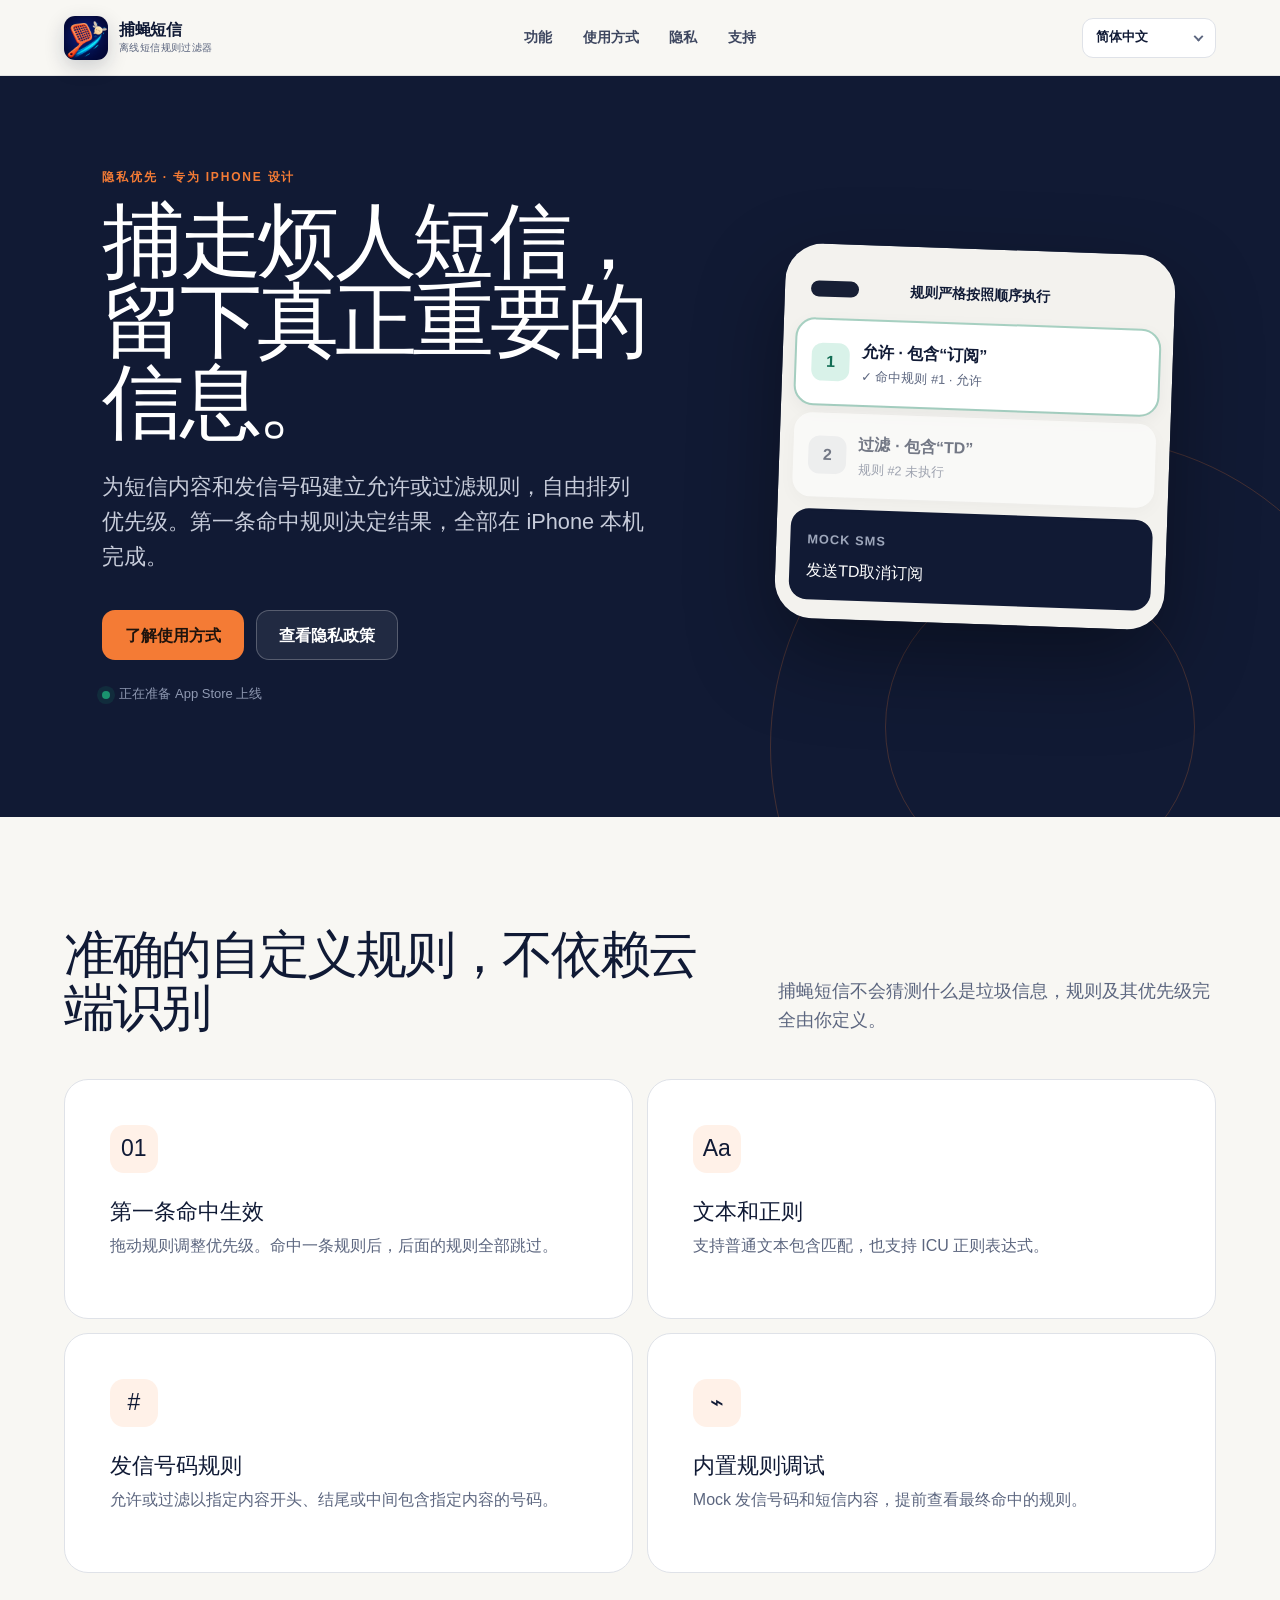
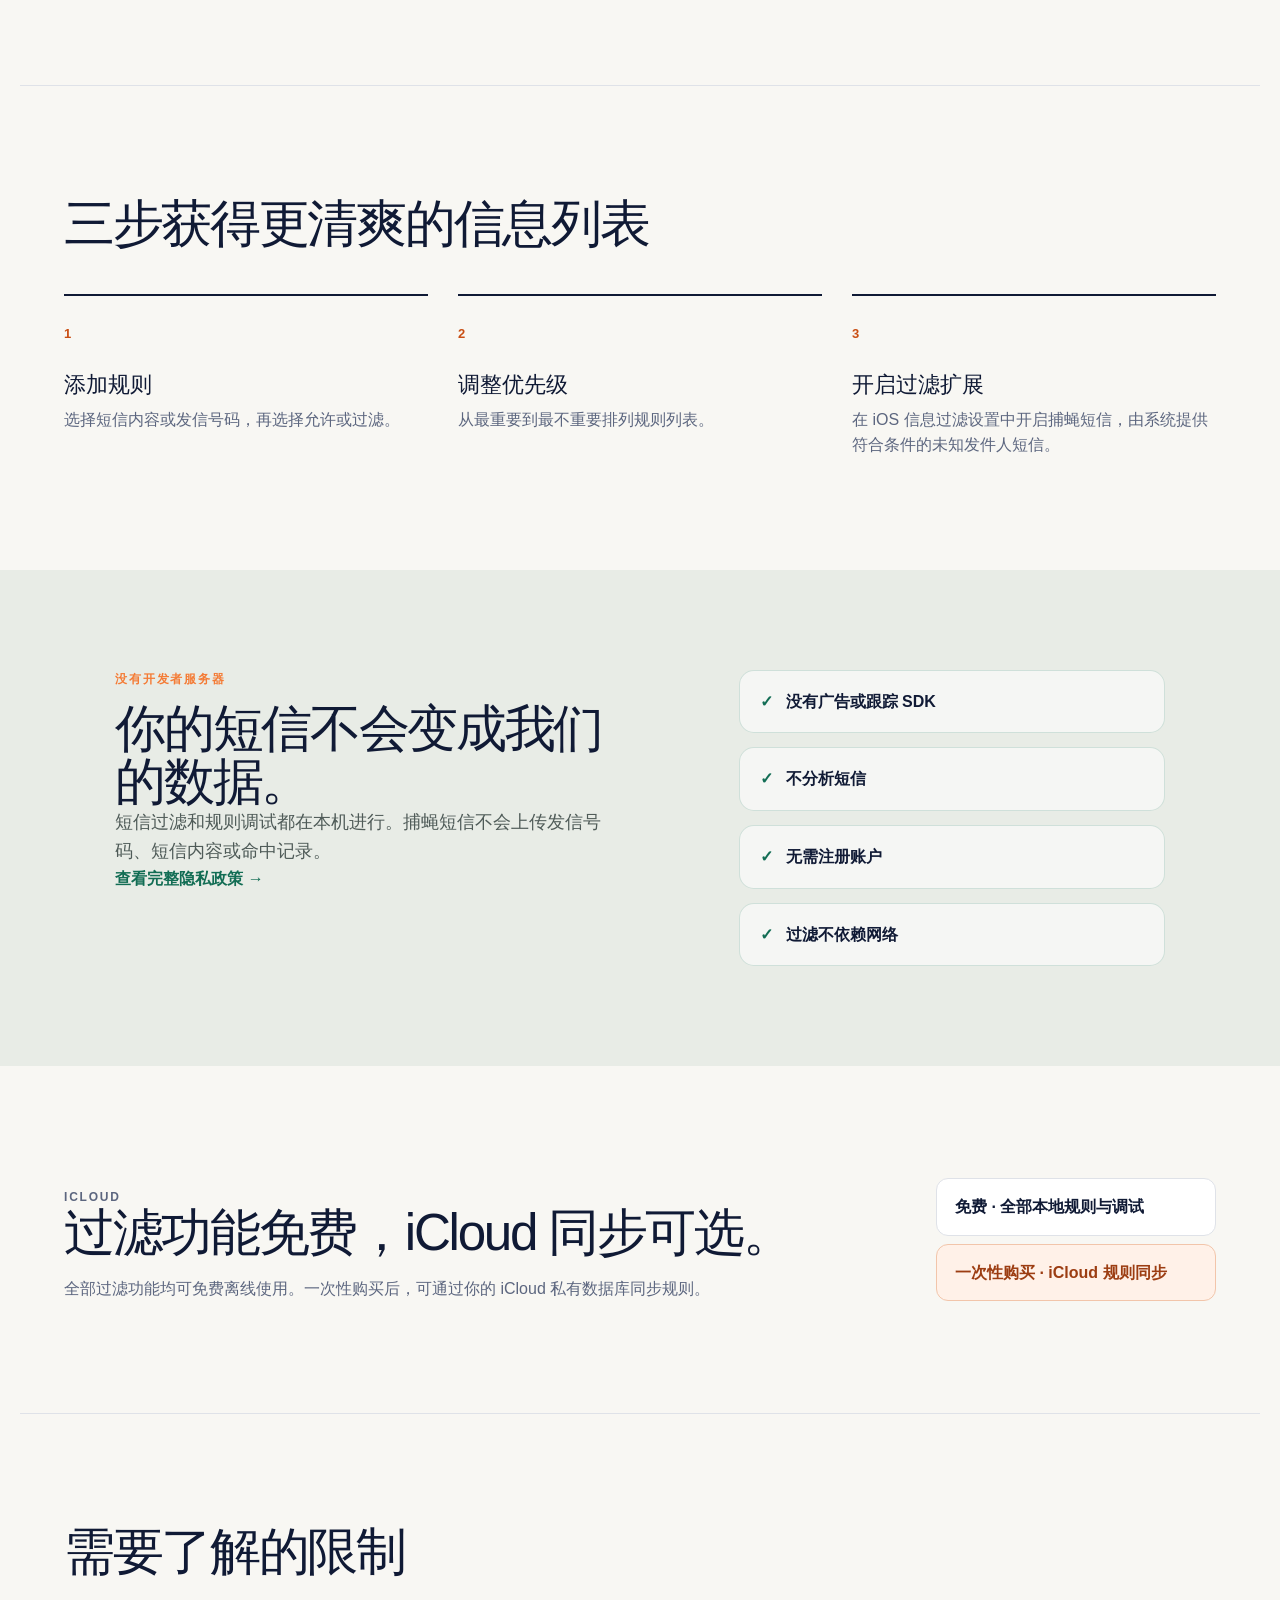
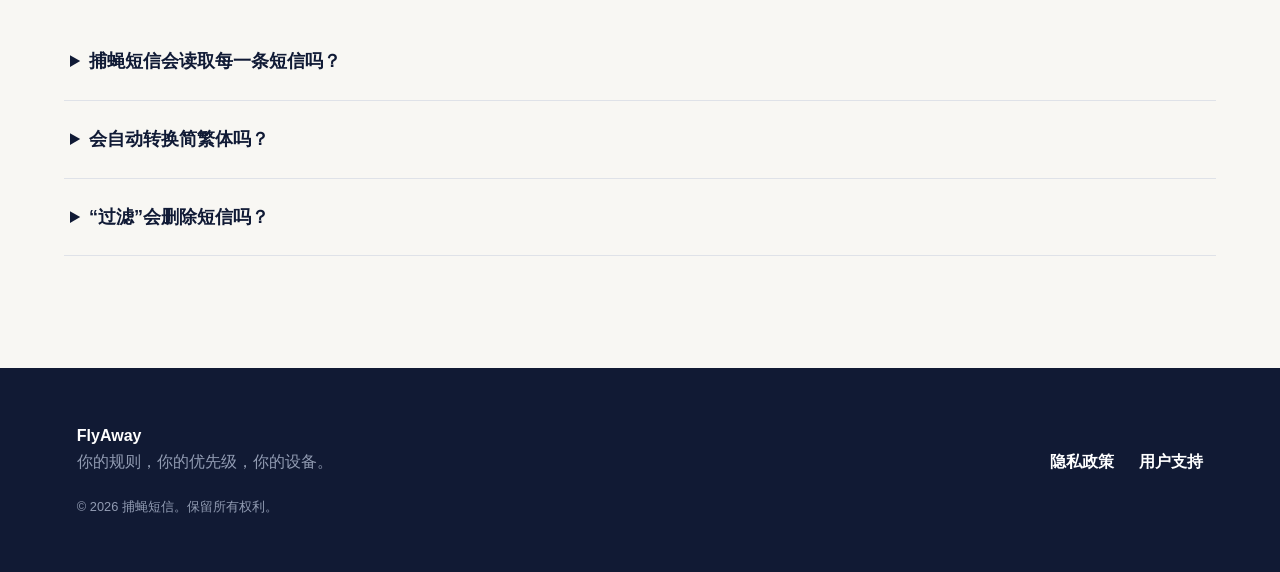
<file: zh-hans/index.html>
<!DOCTYPE html><html lang="en"><head><meta charSet="utf-8"/><meta name="viewport" content="width=device-width, initial-scale=1"/><link rel="preload" as="image" href="/app-icon.png"/><link rel="stylesheet" href="/_next/static/chunks/08k_sdq4hg3ej.css" data-precedence="next"/><link rel="preload" as="script" fetchPriority="low" href="/_next/static/chunks/045g~0~zva_mv.js"/><script src="/_next/static/chunks/0dgq26a5_oy.a.js" async=""></script><script src="/_next/static/chunks/10u3y4bw1ayzs.js" async=""></script><script src="/_next/static/chunks/0au83~zq0~0pf.js" async=""></script><script src="/_next/static/chunks/turbopack-0brplz~x1vn87.js" async=""></script><script src="/_next/static/chunks/01xlw8hd842-c.js" async=""></script><script src="/_next/static/chunks/0d3shmwh5_nmn.js" async=""></script><script src="/_next/static/chunks/0wx~nskjcdf_m.js" async=""></script><title>FlyAway — Offline SMS Rule Filter</title><meta name="description" content="A private, offline SMS rule filter with ordered allow and filter rules. Your rules stay on your iPhone."/><meta property="og:title" content="FlyAway — Offline SMS Rule Filter"/><meta property="og:description" content="First-match SMS rules, processed privately on your iPhone."/><meta property="og:image" content="https://flyaway.mebtte.com/og.png"/><meta property="og:image:width" content="1200"/><meta property="og:image:height" content="630"/><meta property="og:image:alt" content="FlyAway"/><meta property="og:type" content="website"/><meta name="twitter:card" content="summary_large_image"/><meta name="twitter:title" content="FlyAway — Offline SMS Rule Filter"/><meta name="twitter:description" content="First-match SMS rules, processed privately on your iPhone."/><meta name="twitter:image" content="https://flyaway.mebtte.com/og.png"/><link rel="shortcut icon" href="/app-icon.png"/><link rel="icon" href="/app-icon.png"/><link rel="apple-touch-icon" href="/app-icon.png"/><script src="/_next/static/chunks/03~yq9q893hmn.js" noModule=""></script></head><body><div hidden=""><!--$--><!--/$--></div><main lang="zh-Hans"><header class="site-header"><a class="brand" aria-label="捕蝇短信" href="/zh-hans/"><img alt="" width="44" height="44" decoding="async" data-nimg="1" style="color:transparent" src="/app-icon.png"/><span><strong>捕蝇短信</strong><small>离线短信规则过滤器</small></span></a><nav aria-label="Primary navigation"><a href="#features">功能</a><a href="#how">使用方式</a><a href="/zh-hans/privacy/">隐私</a><a href="/zh-hans/support/">支持</a></nav><div class="locale-switch"><select aria-label="Language"><option value="/">English</option><option value="/zh-hans/" selected="">简体中文</option><option value="/zh-hant/">繁體中文</option></select></div></header><section class="hero"><div class="hero-copy"><p class="eyebrow">隐私优先 · 专为 iPhone 设计</p><h1>捕走烦人短信，留下真正重要的信息。</h1><p class="hero-body">为短信内容和发信号码建立允许或过滤规则，自由排列优先级。第一条命中规则决定结果，全部在 iPhone 本机完成。</p><div class="hero-actions"><a class="button primary" href="#how">了解使用方式</a><a class="button secondary" href="/zh-hans/privacy/">查看隐私政策</a></div><p class="availability"><span></span>正在准备 App Store 上线</p></div><div class="phone-card" aria-label="规则严格按照顺序执行"><div class="phone-top"><span></span><strong>规则严格按照顺序执行</strong><span></span></div><div class="rule-list"><div class="rule winning"><b>1</b><span><strong>允许 · 包含“订阅”</strong><small>✓ <!-- -->命中规则 #1 · 允许</small></span></div><div class="rule skipped"><b>2</b><span><strong>过滤 · 包含“TD”</strong><small>规则 #2 未执行</small></span></div></div><div class="mock-message"><small>Mock SMS</small><p>发送TD取消订阅</p></div></div></section><section class="section" id="features"><div class="section-heading"><h2>准确的自定义规则，不依赖云端识别</h2><p>捕蝇短信不会猜测什么是垃圾信息，规则及其优先级完全由你定义。</p></div><div class="feature-grid"><article class="feature-card"><span>01</span><h3>第一条命中生效</h3><p>拖动规则调整优先级。命中一条规则后，后面的规则全部跳过。</p></article><article class="feature-card"><span>Aa</span><h3>文本和正则</h3><p>支持普通文本包含匹配，也支持 ICU 正则表达式。</p></article><article class="feature-card"><span>#</span><h3>发信号码规则</h3><p>允许或过滤以指定内容开头、结尾或中间包含指定内容的号码。</p></article><article class="feature-card"><span>⌁</span><h3>内置规则调试</h3><p>Mock 发信号码和短信内容，提前查看最终命中的规则。</p></article></div></section><section class="section how" id="how"><div class="section-heading"><h2>三步获得更清爽的信息列表</h2></div><div class="steps"><article><b>1</b><h3>添加规则</h3><p>选择短信内容或发信号码，再选择允许或过滤。</p></article><article><b>2</b><h3>调整优先级</h3><p>从最重要到最不重要排列规则列表。</p></article><article><b>3</b><h3>开启过滤扩展</h3><p>在 iOS 信息过滤设置中开启捕蝇短信，由系统提供符合条件的未知发件人短信。</p></article></div></section><section class="privacy-band"><div><p class="eyebrow">没有开发者服务器</p><h2>你的短信不会变成我们的数据。</h2><p>短信过滤和规则调试都在本机进行。捕蝇短信不会上传发信号码、短信内容或命中记录。</p><a href="/zh-hans/privacy/">查看完整隐私政策<!-- --> →</a></div><ul><li><span>✓</span>没有广告或跟踪 SDK</li><li><span>✓</span>不分析短信</li><li><span>✓</span>无需注册账户</li><li><span>✓</span>过滤不依赖网络</li></ul></section><section class="section sync-card"><div><p class="eyebrow">iCloud</p><h2>过滤功能免费，iCloud 同步可选。</h2><p>全部过滤功能均可免费离线使用。一次性购买后，可通过你的 iCloud 私有数据库同步规则。</p></div><div class="tiers"><span>免费 · 全部本地规则与调试</span><span>一次性购买 · iCloud 规则同步</span></div></section><section class="section faq"><div class="section-heading"><h2>需要了解的限制</h2></div><div><details><summary>捕蝇短信会读取每一条短信吗？</summary><p>不会。iOS 决定哪些未知发件人短信会交给第三方过滤扩展。已知发件人或你多次回复过的发件人可能不会进入过滤。</p></details><details><summary>会自动转换简繁体吗？</summary><p>不会。规则严格按照你的输入匹配，不进行翻译或任何语言转换。</p></details><details><summary>“过滤”会删除短信吗？</summary><p>不会。命中的短信会被系统归类到垃圾信息或过滤区域，捕蝇短信不会删除短信。</p></details></div></section><footer><div><strong>FlyAway</strong><span>你的规则，你的优先级，你的设备。</span></div><div class="footer-links"><a href="/zh-hans/privacy/">隐私政策</a><a href="/zh-hans/support/">用户支持</a></div><small>© 2026 <!-- -->捕蝇短信。保留所有权利。</small></footer></main><!--$--><!--/$--><script src="/_next/static/chunks/045g~0~zva_mv.js" id="_R_" async=""></script><script>(self.__next_f=self.__next_f||[]).push([0])</script><script>self.__next_f.push([1,"1:\"$Sreact.fragment\"\n2:I[39756,[\"/_next/static/chunks/01xlw8hd842-c.js\",\"/_next/static/chunks/0d3shmwh5_nmn.js\"],\"default\"]\n3:I[37457,[\"/_next/static/chunks/01xlw8hd842-c.js\",\"/_next/static/chunks/0d3shmwh5_nmn.js\"],\"default\"]\n4:I[22016,[\"/_next/static/chunks/01xlw8hd842-c.js\",\"/_next/static/chunks/0d3shmwh5_nmn.js\",\"/_next/static/chunks/0wx~nskjcdf_m.js\"],\"\"]\n5:I[5500,[\"/_next/static/chunks/01xlw8hd842-c.js\",\"/_next/static/chunks/0d3shmwh5_nmn.js\",\"/_next/static/chunks/0wx~nskjcdf_m.js\"],\"Image\"]\n6:I[40737,[\"/_next/static/chunks/01xlw8hd842-c.js\",\"/_next/static/chunks/0d3shmwh5_nmn.js\",\"/_next/static/chunks/0wx~nskjcdf_m.js\"],\"LanguageSelect\"]\n15:I[68027,[\"/_next/static/chunks/01xlw8hd842-c.js\",\"/_next/static/chunks/0d3shmwh5_nmn.js\"],\"default\",1]\n:HL[\"/_next/static/chunks/08k_sdq4hg3ej.css\",\"style\"]\n"])</script><script>self.__next_f.push([1,"0:{\"P\":null,\"c\":[\"\",\"zh-hans\",\"\"],\"q\":\"\",\"i\":false,\"f\":[[[\"\",{\"children\":[\"zh-hans\",{\"children\":[\"__PAGE__\",{}]}]},\"$undefined\",\"$undefined\",16],[[\"$\",\"$1\",\"c\",{\"children\":[[[\"$\",\"link\",\"0\",{\"rel\":\"stylesheet\",\"href\":\"/_next/static/chunks/08k_sdq4hg3ej.css\",\"precedence\":\"next\",\"crossOrigin\":\"$undefined\",\"nonce\":\"$undefined\"}],[\"$\",\"script\",\"script-0\",{\"src\":\"/_next/static/chunks/01xlw8hd842-c.js\",\"async\":true,\"nonce\":\"$undefined\"}],[\"$\",\"script\",\"script-1\",{\"src\":\"/_next/static/chunks/0d3shmwh5_nmn.js\",\"async\":true,\"nonce\":\"$undefined\"}]],[\"$\",\"html\",null,{\"lang\":\"en\",\"children\":[\"$\",\"body\",null,{\"children\":[\"$\",\"$L2\",null,{\"parallelRouterKey\":\"children\",\"error\":\"$undefined\",\"errorStyles\":\"$undefined\",\"errorScripts\":\"$undefined\",\"template\":[\"$\",\"$L3\",null,{}],\"templateStyles\":\"$undefined\",\"templateScripts\":\"$undefined\",\"notFound\":[[[\"$\",\"title\",null,{\"children\":\"404: This page could not be found.\"}],[\"$\",\"div\",null,{\"style\":{\"fontFamily\":\"system-ui,\\\"Segoe UI\\\",Roboto,Helvetica,Arial,sans-serif,\\\"Apple Color Emoji\\\",\\\"Segoe UI Emoji\\\"\",\"height\":\"100vh\",\"textAlign\":\"center\",\"display\":\"flex\",\"flexDirection\":\"column\",\"alignItems\":\"center\",\"justifyContent\":\"center\"},\"children\":[\"$\",\"div\",null,{\"children\":[[\"$\",\"style\",null,{\"dangerouslySetInnerHTML\":{\"__html\":\"body{color:#000;background:#fff;margin:0}.next-error-h1{border-right:1px solid rgba(0,0,0,.3)}@media (prefers-color-scheme:dark){body{color:#fff;background:#000}.next-error-h1{border-right:1px solid rgba(255,255,255,.3)}}\"}}],[\"$\",\"h1\",null,{\"className\":\"next-error-h1\",\"style\":{\"display\":\"inline-block\",\"margin\":\"0 20px 0 0\",\"padding\":\"0 23px 0 0\",\"fontSize\":24,\"fontWeight\":500,\"verticalAlign\":\"top\",\"lineHeight\":\"49px\"},\"children\":404}],[\"$\",\"div\",null,{\"style\":{\"display\":\"inline-block\"},\"children\":[\"$\",\"h2\",null,{\"style\":{\"fontSize\":14,\"fontWeight\":400,\"lineHeight\":\"49px\",\"margin\":0},\"children\":\"This page could not be found.\"}]}]]}]}]],[]],\"forbidden\":\"$undefined\",\"unauthorized\":\"$undefined\"}]}]}]]}],{\"children\":[[\"$\",\"$1\",\"c\",{\"children\":[null,[\"$\",\"$L2\",null,{\"parallelRouterKey\":\"children\",\"error\":\"$undefined\",\"errorStyles\":\"$undefined\",\"errorScripts\":\"$undefined\",\"template\":[\"$\",\"$L3\",null,{}],\"templateStyles\":\"$undefined\",\"templateScripts\":\"$undefined\",\"notFound\":\"$undefined\",\"forbidden\":\"$undefined\",\"unauthorized\":\"$undefined\"}]]}],{\"children\":[[\"$\",\"$1\",\"c\",{\"children\":[[\"$\",\"main\",null,{\"lang\":\"zh-Hans\",\"children\":[[\"$\",\"header\",null,{\"className\":\"site-header\",\"children\":[[\"$\",\"$L4\",null,{\"className\":\"brand\",\"href\":\"/zh-hans/\",\"aria-label\":\"捕蝇短信\",\"children\":[[\"$\",\"$L5\",null,{\"src\":\"/app-icon.png\",\"alt\":\"\",\"width\":44,\"height\":44,\"priority\":true}],[\"$\",\"span\",null,{\"children\":[[\"$\",\"strong\",null,{\"children\":\"捕蝇短信\"}],[\"$\",\"small\",null,{\"children\":\"离线短信规则过滤器\"}]]}]]}],[\"$\",\"nav\",null,{\"aria-label\":\"Primary navigation\",\"children\":[[\"$\",\"a\",null,{\"href\":\"#features\",\"children\":\"功能\"}],[\"$\",\"a\",null,{\"href\":\"#how\",\"children\":\"使用方式\"}],[\"$\",\"$L4\",null,{\"href\":\"/zh-hans/privacy\",\"children\":\"隐私\"}],[\"$\",\"$L4\",null,{\"href\":\"/zh-hans/support\",\"children\":\"支持\"}]]}],[\"$\",\"$L6\",null,{\"currentLocale\":\"zh-hans\",\"options\":[{\"key\":\"en\",\"label\":\"English\",\"href\":\"/\"},{\"key\":\"zh-hans\",\"label\":\"简体中文\",\"href\":\"/zh-hans/\"},{\"key\":\"zh-hant\",\"label\":\"繁體中文\",\"href\":\"/zh-hant/\"}]}]]}],[\"$\",\"section\",null,{\"className\":\"hero\",\"children\":[[\"$\",\"div\",null,{\"className\":\"hero-copy\",\"children\":[[\"$\",\"p\",null,{\"className\":\"eyebrow\",\"children\":\"隐私优先 · 专为 iPhone 设计\"}],[\"$\",\"h1\",null,{\"children\":\"捕走烦人短信，留下真正重要的信息。\"}],[\"$\",\"p\",null,{\"className\":\"hero-body\",\"children\":\"为短信内容和发信号码建立允许或过滤规则，自由排列优先级。第一条命中规则决定结果，全部在 iPhone 本机完成。\"}],[\"$\",\"div\",null,{\"className\":\"hero-actions\",\"children\":[[\"$\",\"a\",null,{\"className\":\"button primary\",\"href\":\"#how\",\"children\":\"了解使用方式\"}],[\"$\",\"$L4\",null,{\"className\":\"button secondary\",\"href\":\"/zh-hans/privacy\",\"children\":\"查看隐私政策\"}]]}],[\"$\",\"p\",null,{\"className\":\"availability\",\"children\":[[\"$\",\"span\",null,{}],\"正在准备 App Store 上线\"]}]]}],[\"$\",\"div\",null,{\"className\":\"phone-card\",\"aria-label\":\"规则严格按照顺序执行\",\"children\":[[\"$\",\"div\",null,{\"className\":\"phone-top\",\"children\":[[\"$\",\"span\",null,{}],[\"$\",\"strong\",null,{\"children\":\"规则严格按照顺序执行\"}],[\"$\",\"span\",null,{}]]}],[\"$\",\"div\",null,{\"className\":\"rule-list\",\"children\":[[\"$\",\"div\",null,{\"className\":\"rule winning\",\"children\":[[\"$\",\"b\",null,{\"children\":\"1\"}],[\"$\",\"span\",null,{\"children\":[[\"$\",\"strong\",null,{\"children\":\"允许 · 包含“订阅”\"}],[\"$\",\"small\",null,{\"children\":[\"✓ \",\"命中规则 #1 · 允许\"]}]]}]]}],[\"$\",\"div\",null,{\"className\":\"rule skipped\",\"children\":[[\"$\",\"b\",null,{\"children\":\"2\"}],[\"$\",\"span\",null,{\"children\":[[\"$\",\"strong\",null,{\"children\":\"过滤 · 包含“TD”\"}],[\"$\",\"small\",null,{\"children\":\"规则 #2 未执行\"}]]}]]}]]}],[\"$\",\"div\",null,{\"className\":\"mock-message\",\"children\":[[\"$\",\"small\",null,{\"children\":\"Mock SMS\"}],[\"$\",\"p\",null,{\"children\":\"发送TD取消订阅\"}]]}]]}]]}],[\"$\",\"section\",null,{\"className\":\"section\",\"id\":\"features\",\"children\":[[\"$\",\"div\",null,{\"className\":\"section-heading\",\"children\":[[\"$\",\"h2\",null,{\"children\":\"准确的自定义规则，不依赖云端识别\"}],[\"$\",\"p\",null,{\"children\":\"捕蝇短信不会猜测什么是垃圾信息，规则及其优先级完全由你定义。\"}]]}],[\"$\",\"div\",null,{\"className\":\"feature-grid\",\"children\":[[\"$\",\"article\",\"第一条命中生效\",{\"className\":\"feature-card\",\"children\":[[\"$\",\"span\",null,{\"children\":\"01\"}],\"$L7\",\"$L8\"]}],\"$L9\",\"$La\",\"$Lb\"]}]]}],\"$Lc\",\"$Ld\",\"$Le\",\"$Lf\",\"$L10\"]}],[\"$L11\"],\"$L12\"]}],{},null,false,null]},null,false,\"$@13\"]},null,false,null],\"$L14\",false]],\"m\":\"$undefined\",\"G\":[\"$15\",[\"$L16\"]],\"S\":true,\"h\":null,\"s\":\"$undefined\",\"l\":\"$undefined\",\"p\":\"$undefined\",\"d\":\"$undefined\",\"b\":\"f4rs1jkrsEJfiAGOLvht1\"}\n"])</script><script>self.__next_f.push([1,"17:I[97367,[\"/_next/static/chunks/01xlw8hd842-c.js\",\"/_next/static/chunks/0d3shmwh5_nmn.js\"],\"OutletBoundary\"]\n18:\"$Sreact.suspense\"\n1b:I[97367,[\"/_next/static/chunks/01xlw8hd842-c.js\",\"/_next/static/chunks/0d3shmwh5_nmn.js\"],\"ViewportBoundary\"]\n1d:I[97367,[\"/_next/static/chunks/01xlw8hd842-c.js\",\"/_next/static/chunks/0d3shmwh5_nmn.js\"],\"MetadataBoundary\"]\n7:[\"$\",\"h3\",null,{\"children\":\"第一条命中生效\"}]\n8:[\"$\",\"p\",null,{\"children\":\"拖动规则调整优先级。命中一条规则后，后面的规则全部跳过。\"}]\n9:[\"$\",\"article\",\"文本和正则\",{\"className\":\"feature-card\",\"children\":[[\"$\",\"span\",null,{\"children\":\"Aa\"}],[\"$\",\"h3\",null,{\"children\":\"文本和正则\"}],[\"$\",\"p\",null,{\"children\":\"支持普通文本包含匹配，也支持 ICU 正则表达式。\"}]]}]\na:[\"$\",\"article\",\"发信号码规则\",{\"className\":\"feature-card\",\"children\":[[\"$\",\"span\",null,{\"children\":\"#\"}],[\"$\",\"h3\",null,{\"children\":\"发信号码规则\"}],[\"$\",\"p\",null,{\"children\":\"允许或过滤以指定内容开头、结尾或中间包含指定内容的号码。\"}]]}]\nb:[\"$\",\"article\",\"内置规则调试\",{\"className\":\"feature-card\",\"children\":[[\"$\",\"span\",null,{\"children\":\"⌁\"}],[\"$\",\"h3\",null,{\"children\":\"内置规则调试\"}],[\"$\",\"p\",null,{\"children\":\"Mock 发信号码和短信内容，提前查看最终命中的规则。\"}]]}]\nc:[\"$\",\"section\",null,{\"className\":\"section how\",\"id\":\"how\",\"children\":[[\"$\",\"div\",null,{\"className\":\"section-heading\",\"children\":[\"$\",\"h2\",null,{\"children\":\"三步获得更清爽的信息列表\"}]}],[\"$\",\"div\",null,{\"className\":\"steps\",\"children\":[[\"$\",\"article\",\"1\",{\"children\":[[\"$\",\"b\",null,{\"children\":\"1\"}],[\"$\",\"h3\",null,{\"children\":\"添加规则\"}],[\"$\",\"p\",null,{\"children\":\"选择短信内容或发信号码，再选择允许或过滤。\"}]]}],[\"$\",\"article\",\"2\",{\"children\":[[\"$\",\"b\",null,{\"children\":\"2\"}],[\"$\",\"h3\",null,{\"children\":\"调整优先级\"}],[\"$\",\"p\",null,{\"children\":\"从最重要到最不重要排列规则列表。\"}]]}],[\"$\",\"article\",\"3\",{\"children\":[[\"$\",\"b\",null,{\"children\":\"3\"}],[\"$\",\"h3\",null,{\"children\":\"开启过滤扩展\"}],[\"$\",\"p\",null,{\"children\":\"在 iOS 信息过滤设置中开启捕蝇短信，由系统提供符合条件的未知发件人短信。\"}]]}]]}]]}]\nd:[\"$\",\"section\",null,{\"className\":\"privacy-band\",\"children\":[[\"$\",\"div\",null,{\"children\":[[\"$\",\"p\",null,{\"className\":\"eyebrow\",\"children\":\"没有开发者服务器\"}],[\"$\",\"h2\",null,{\"children\":\"你的短信不会变成我们的数据。\"}],[\"$\",\"p\",null,{\"children\":\"短信过滤和规则调试都在本机进行。捕蝇短信不会上传发信号码、短信内容或命中记录。\"}],[\"$\",\"$L4\",null,{\"href\":\"/zh-hans/privacy\",\"children\":[\"查看完整隐私政策\",\" →\"]}]]}],[\"$\",\"ul\",null,{\"children\":[[\"$\",\"li\",\"没有广告或跟踪 SDK\",{\"children\":[[\"$\",\"span\",null,{\"children\":\"✓\"}],\"没有广告或跟踪 SDK\"]}],[\"$\",\"li\",\"不分析短信\",{\"children\":[[\"$\",\"span\",null,{\"children\":\"✓\"}],\"不分析短信\"]}],[\"$\",\"li\",\"无需注册账户\",{\"children\":[[\"$\",\"span\",null,{\"children\":\"✓\"}],\"无需注册账户\"]}],[\"$\",\"li\",\"过滤不依赖网络\",{\"children\":[[\"$\",\"span\",null,{\"children\":\"✓\"}],\"过滤不依赖网络\"]}]]}]]}]\ne:[\"$\",\"section\",null,{\"className\":\"section sync-card\",\"children\":[[\"$\",\"div\",null,{\"children\":[[\"$\",\"p\",null,{\"className\":\"eyebrow\",\"children\":\"iCloud\"}],[\"$\",\"h2\",null,{\"children\":\"过滤功能免费，iCloud 同步可选。\"}],[\"$\",\"p\",null,{\"children\":\"全部过滤功能均可免费离线使用。一次性购买后，可通过你的 iCloud 私有数据库同步规则。\"}]]}],[\"$\",\"div\",null,{\"className\":\"tiers\",\"children\":[[\"$\",\"span\",null,{\"children\":\"免费 · 全部本地规则与调试\"}],[\"$\",\"span\",null,{\"children\":\"一次性购买 · iCloud 规则同步\"}]]}]]}]\nf:[\"$\",\"section\",null,{\"className\":\"section faq\",\"children\":[[\"$\",\"div\",null,{\"className\":\"section-heading\",\"children\":[\"$\",\"h2\",null,{\"children\":\"需要了解的限制\"}]}],[\"$\",\"div\",null,{\"children\":[[\"$\",\"details\",\"捕蝇短信会读取每一条短信吗？\",{\"children\":[[\"$\",\"summary\",null,{\"children\":\"捕蝇短"])</script><script>self.__next_f.push([1,"信会读取每一条短信吗？\"}],[\"$\",\"p\",null,{\"children\":\"不会。iOS 决定哪些未知发件人短信会交给第三方过滤扩展。已知发件人或你多次回复过的发件人可能不会进入过滤。\"}]]}],[\"$\",\"details\",\"会自动转换简繁体吗？\",{\"children\":[[\"$\",\"summary\",null,{\"children\":\"会自动转换简繁体吗？\"}],[\"$\",\"p\",null,{\"children\":\"不会。规则严格按照你的输入匹配，不进行翻译或任何语言转换。\"}]]}],[\"$\",\"details\",\"“过滤”会删除短信吗？\",{\"children\":[[\"$\",\"summary\",null,{\"children\":\"“过滤”会删除短信吗？\"}],[\"$\",\"p\",null,{\"children\":\"不会。命中的短信会被系统归类到垃圾信息或过滤区域，捕蝇短信不会删除短信。\"}]]}]]}]]}]\n10:[\"$\",\"footer\",null,{\"children\":[[\"$\",\"div\",null,{\"children\":[[\"$\",\"strong\",null,{\"children\":\"FlyAway\"}],[\"$\",\"span\",null,{\"children\":\"你的规则，你的优先级，你的设备。\"}]]}],[\"$\",\"div\",null,{\"className\":\"footer-links\",\"children\":[[\"$\",\"$L4\",null,{\"href\":\"/zh-hans/privacy\",\"children\":\"隐私政策\"}],[\"$\",\"$L4\",null,{\"href\":\"/zh-hans/support\",\"children\":\"用户支持\"}]]}],[\"$\",\"small\",null,{\"children\":[\"© 2026 \",\"捕蝇短信。保留所有权利。\"]}]]}]\n11:[\"$\",\"script\",\"script-0\",{\"src\":\"/_next/static/chunks/0wx~nskjcdf_m.js\",\"async\":true,\"nonce\":\"$undefined\"}]\n12:[\"$\",\"$L17\",null,{\"children\":[\"$\",\"$18\",null,{\"name\":\"Next.MetadataOutlet\",\"children\":\"$@19\"}]}]\n1a:[]\n13:\"$W1a\"\n14:[\"$\",\"$1\",\"h\",{\"children\":[null,[\"$\",\"$L1b\",null,{\"children\":\"$L1c\"}],[\"$\",\"div\",null,{\"hidden\":true,\"children\":[\"$\",\"$L1d\",null,{\"children\":[\"$\",\"$18\",null,{\"name\":\"Next.Metadata\",\"children\":\"$L1e\"}]}]}],null]}]\n16:[\"$\",\"link\",\"0\",{\"rel\":\"stylesheet\",\"href\":\"/_next/static/chunks/08k_sdq4hg3ej.css\",\"precedence\":\"next\",\"crossOrigin\":\"$undefined\",\"nonce\":\"$undefined\"}]\n"])</script><script>self.__next_f.push([1,"1c:[[\"$\",\"meta\",\"0\",{\"charSet\":\"utf-8\"}],[\"$\",\"meta\",\"1\",{\"name\":\"viewport\",\"content\":\"width=device-width, initial-scale=1\"}]]\n"])</script><script>self.__next_f.push([1,"1f:I[27201,[\"/_next/static/chunks/01xlw8hd842-c.js\",\"/_next/static/chunks/0d3shmwh5_nmn.js\"],\"IconMark\"]\n19:null\n1e:[[\"$\",\"title\",\"0\",{\"children\":\"FlyAway — Offline SMS Rule Filter\"}],[\"$\",\"meta\",\"1\",{\"name\":\"description\",\"content\":\"A private, offline SMS rule filter with ordered allow and filter rules. Your rules stay on your iPhone.\"}],[\"$\",\"meta\",\"2\",{\"property\":\"og:title\",\"content\":\"FlyAway — Offline SMS Rule Filter\"}],[\"$\",\"meta\",\"3\",{\"property\":\"og:description\",\"content\":\"First-match SMS rules, processed privately on your iPhone.\"}],[\"$\",\"meta\",\"4\",{\"property\":\"og:image\",\"content\":\"https://flyaway.mebtte.com/og.png\"}],[\"$\",\"meta\",\"5\",{\"property\":\"og:image:width\",\"content\":\"1200\"}],[\"$\",\"meta\",\"6\",{\"property\":\"og:image:height\",\"content\":\"630\"}],[\"$\",\"meta\",\"7\",{\"property\":\"og:image:alt\",\"content\":\"FlyAway\"}],[\"$\",\"meta\",\"8\",{\"property\":\"og:type\",\"content\":\"website\"}],[\"$\",\"meta\",\"9\",{\"name\":\"twitter:card\",\"content\":\"summary_large_image\"}],[\"$\",\"meta\",\"10\",{\"name\":\"twitter:title\",\"content\":\"FlyAway — Offline SMS Rule Filter\"}],[\"$\",\"meta\",\"11\",{\"name\":\"twitter:description\",\"content\":\"First-match SMS rules, processed privately on your iPhone.\"}],[\"$\",\"meta\",\"12\",{\"name\":\"twitter:image\",\"content\":\"https://flyaway.mebtte.com/og.png\"}],[\"$\",\"link\",\"13\",{\"rel\":\"shortcut icon\",\"href\":\"/app-icon.png\"}],[\"$\",\"link\",\"14\",{\"rel\":\"icon\",\"href\":\"/app-icon.png\"}],[\"$\",\"link\",\"15\",{\"rel\":\"apple-touch-icon\",\"href\":\"/app-icon.png\"}],[\"$\",\"$L1f\",\"16\",{}]]\n"])</script></body></html>
</file>
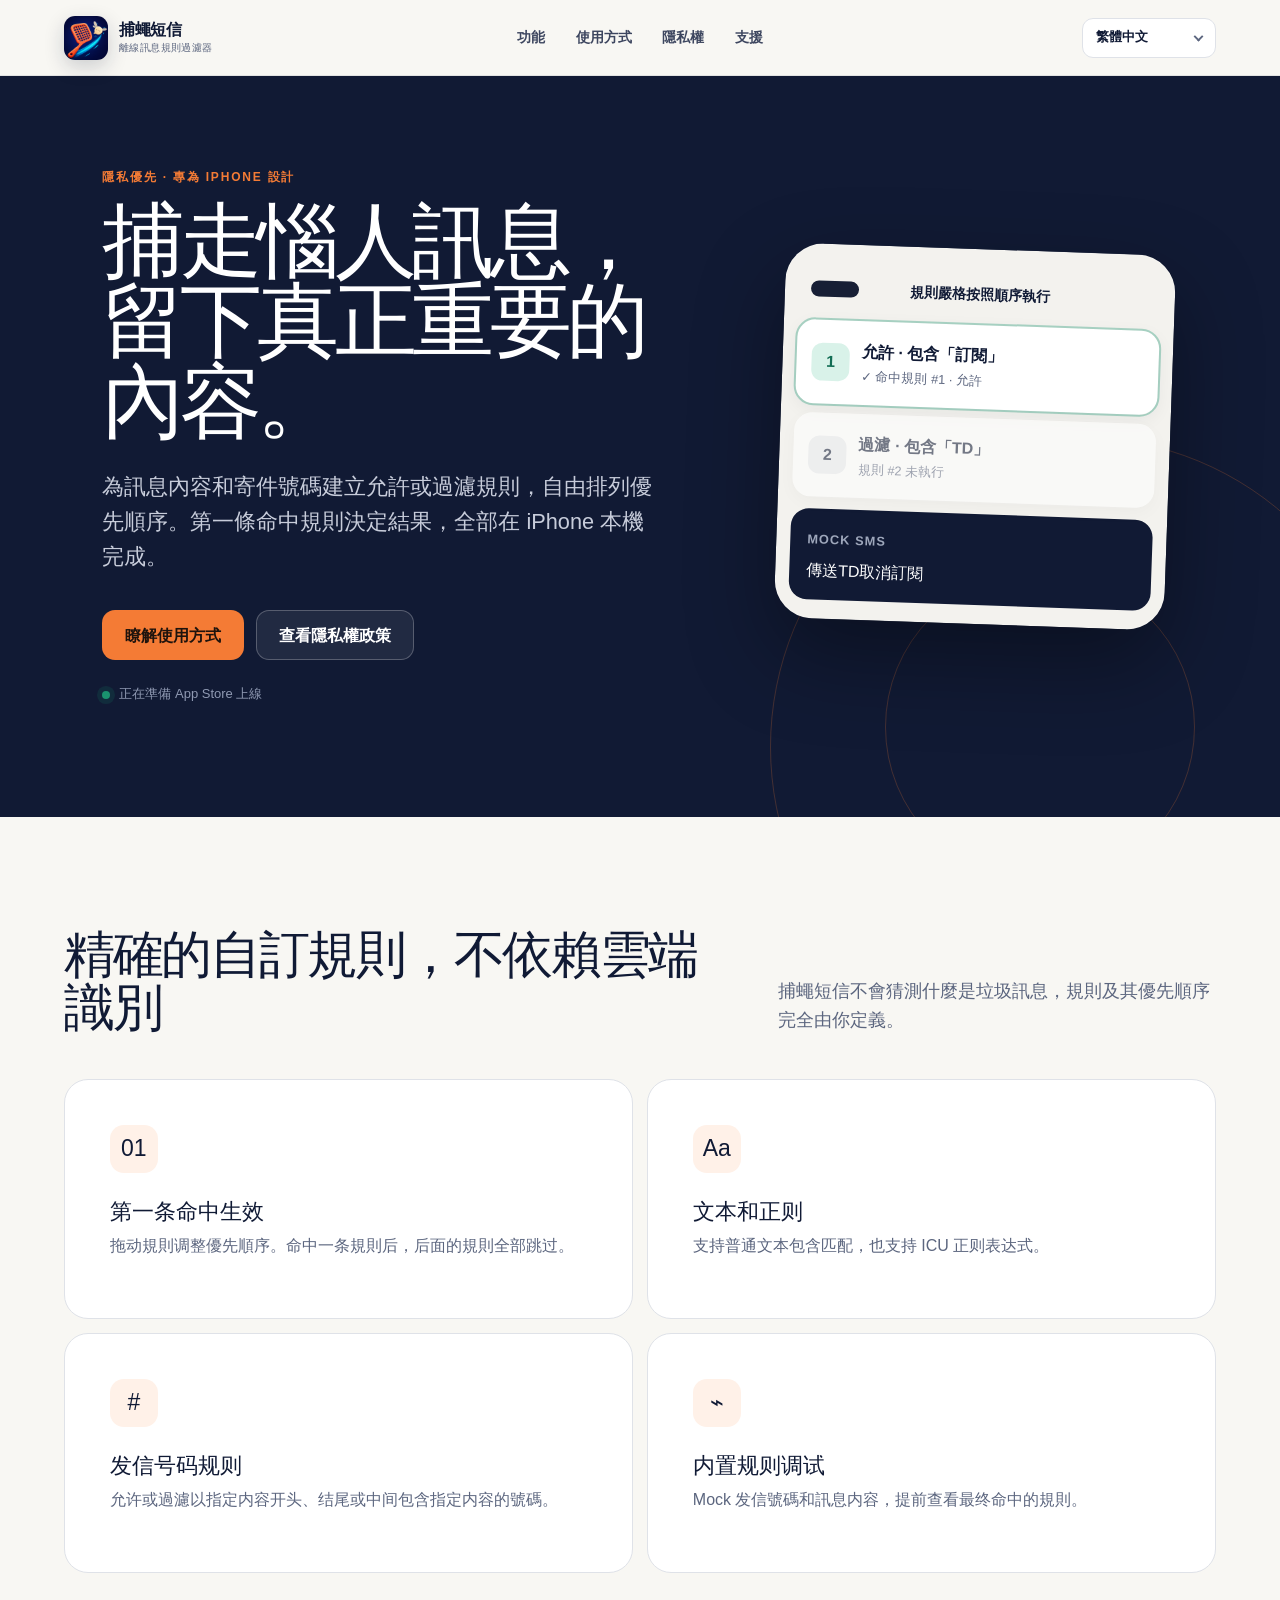
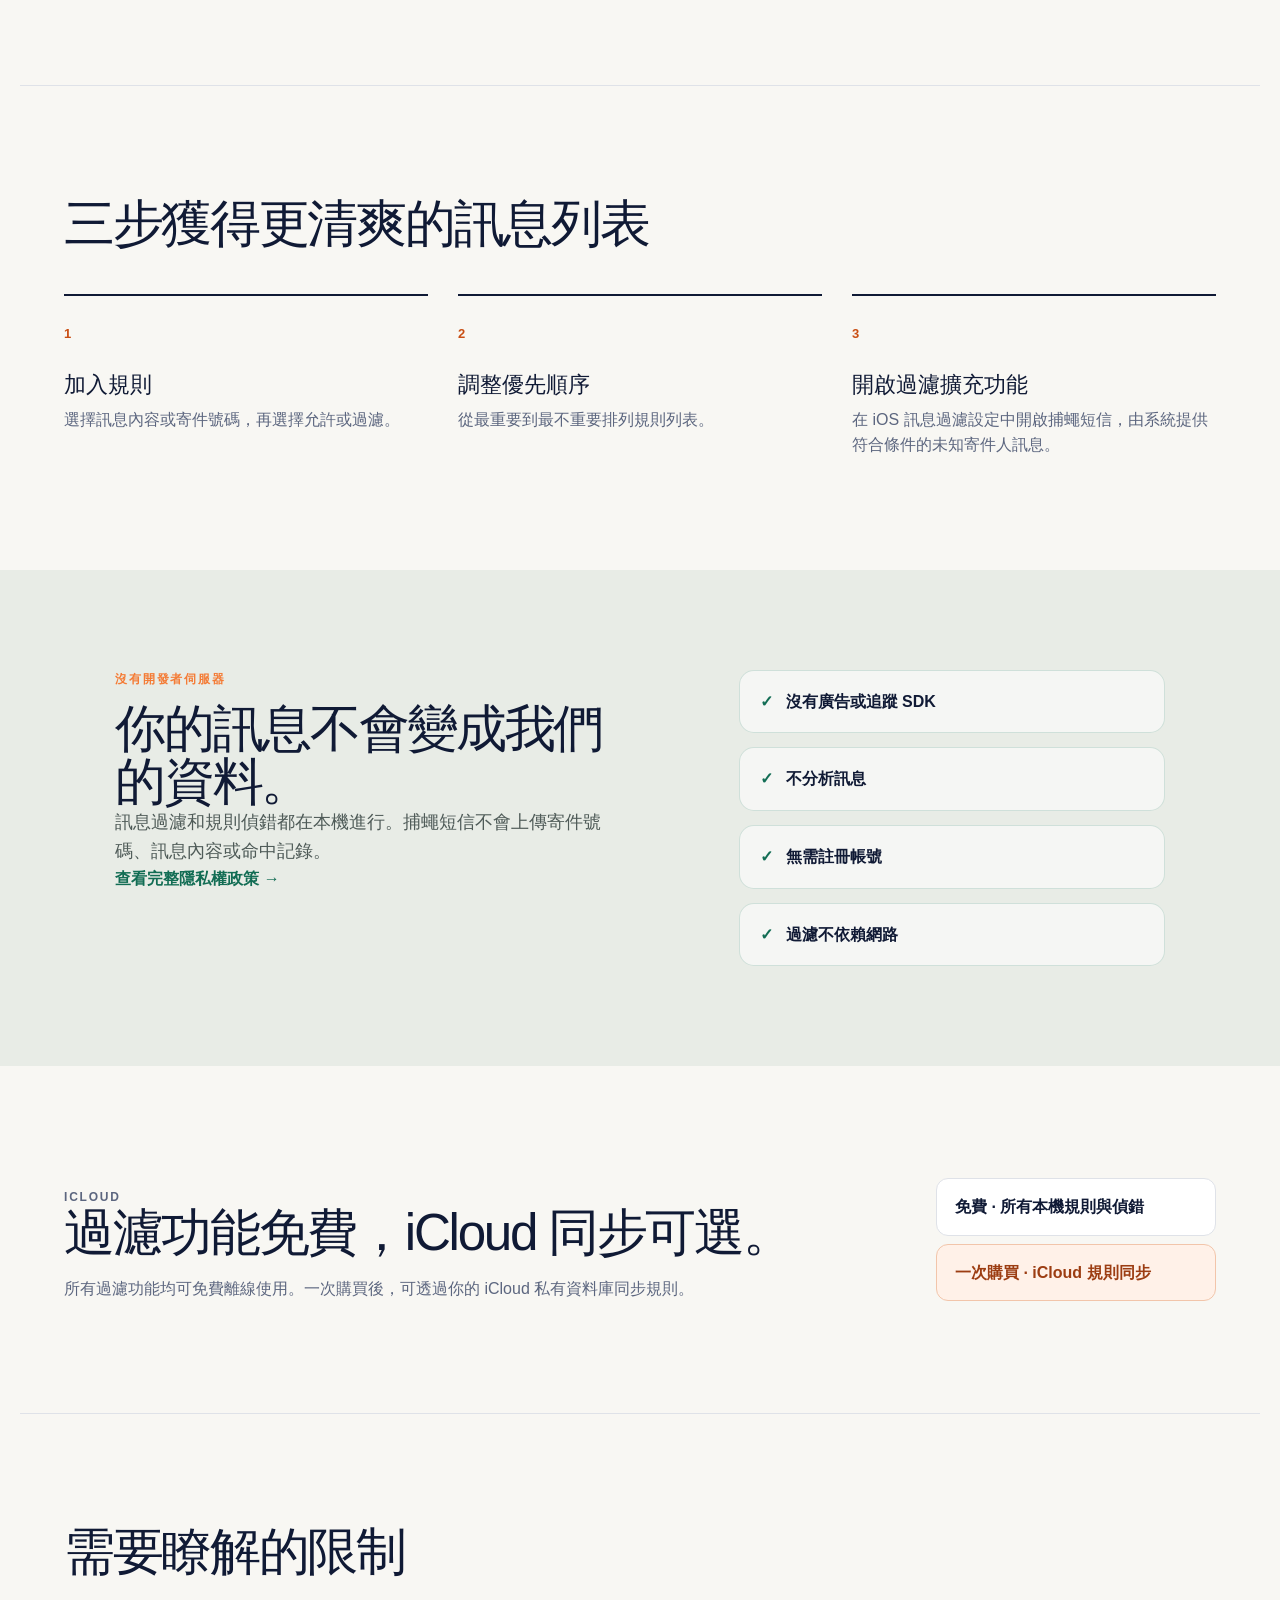
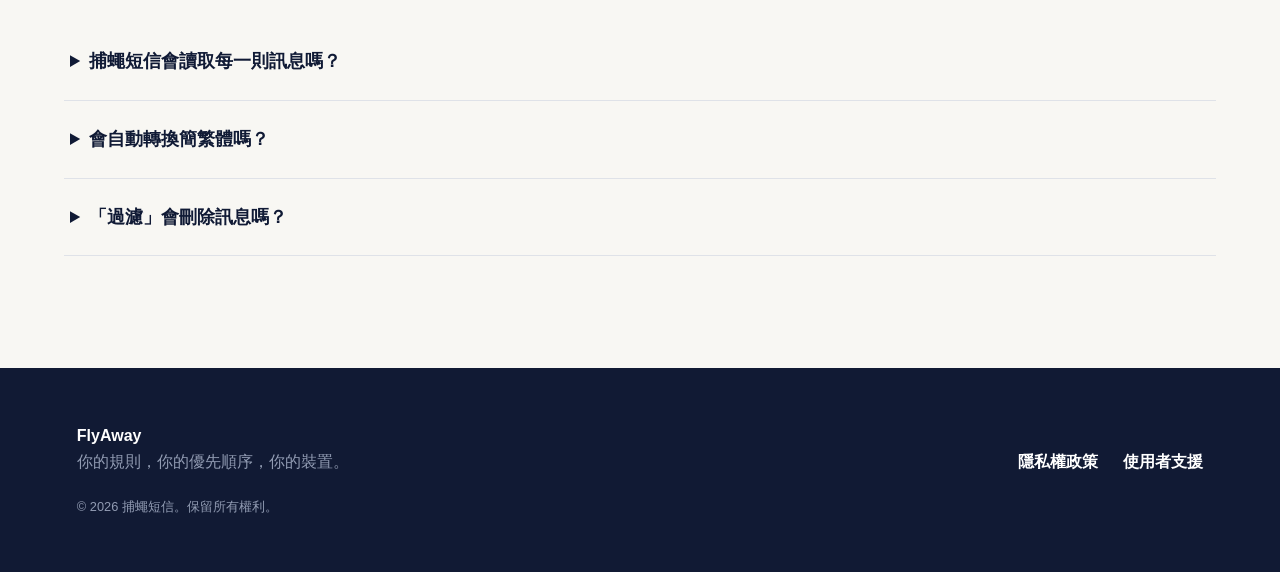
<file: zh-hant/index.html>
<!DOCTYPE html><html lang="en"><head><meta charSet="utf-8"/><meta name="viewport" content="width=device-width, initial-scale=1"/><link rel="preload" as="image" href="/app-icon.png"/><link rel="stylesheet" href="/_next/static/chunks/08k_sdq4hg3ej.css" data-precedence="next"/><link rel="preload" as="script" fetchPriority="low" href="/_next/static/chunks/045g~0~zva_mv.js"/><script src="/_next/static/chunks/0dgq26a5_oy.a.js" async=""></script><script src="/_next/static/chunks/10u3y4bw1ayzs.js" async=""></script><script src="/_next/static/chunks/0au83~zq0~0pf.js" async=""></script><script src="/_next/static/chunks/turbopack-0brplz~x1vn87.js" async=""></script><script src="/_next/static/chunks/01xlw8hd842-c.js" async=""></script><script src="/_next/static/chunks/0d3shmwh5_nmn.js" async=""></script><script src="/_next/static/chunks/0wx~nskjcdf_m.js" async=""></script><title>FlyAway — Offline SMS Rule Filter</title><meta name="description" content="A private, offline SMS rule filter with ordered allow and filter rules. Your rules stay on your iPhone."/><meta property="og:title" content="FlyAway — Offline SMS Rule Filter"/><meta property="og:description" content="First-match SMS rules, processed privately on your iPhone."/><meta property="og:image" content="https://flyaway.mebtte.com/og.png"/><meta property="og:image:width" content="1200"/><meta property="og:image:height" content="630"/><meta property="og:image:alt" content="FlyAway"/><meta property="og:type" content="website"/><meta name="twitter:card" content="summary_large_image"/><meta name="twitter:title" content="FlyAway — Offline SMS Rule Filter"/><meta name="twitter:description" content="First-match SMS rules, processed privately on your iPhone."/><meta name="twitter:image" content="https://flyaway.mebtte.com/og.png"/><link rel="shortcut icon" href="/app-icon.png"/><link rel="icon" href="/app-icon.png"/><link rel="apple-touch-icon" href="/app-icon.png"/><script src="/_next/static/chunks/03~yq9q893hmn.js" noModule=""></script></head><body><div hidden=""><!--$--><!--/$--></div><main lang="zh-Hant"><header class="site-header"><a class="brand" aria-label="捕蠅短信" href="/zh-hant/"><img alt="" width="44" height="44" decoding="async" data-nimg="1" style="color:transparent" src="/app-icon.png"/><span><strong>捕蠅短信</strong><small>離線訊息規則過濾器</small></span></a><nav aria-label="Primary navigation"><a href="#features">功能</a><a href="#how">使用方式</a><a href="/zh-hant/privacy/">隱私權</a><a href="/zh-hant/support/">支援</a></nav><div class="locale-switch"><select aria-label="Language"><option value="/">English</option><option value="/zh-hans/">简体中文</option><option value="/zh-hant/" selected="">繁體中文</option></select></div></header><section class="hero"><div class="hero-copy"><p class="eyebrow">隱私優先 · 專為 iPhone 設計</p><h1>捕走惱人訊息，留下真正重要的內容。</h1><p class="hero-body">為訊息內容和寄件號碼建立允許或過濾規則，自由排列優先順序。第一條命中規則決定結果，全部在 iPhone 本機完成。</p><div class="hero-actions"><a class="button primary" href="#how">瞭解使用方式</a><a class="button secondary" href="/zh-hant/privacy/">查看隱私權政策</a></div><p class="availability"><span></span>正在準備 App Store 上線</p></div><div class="phone-card" aria-label="規則嚴格按照順序執行"><div class="phone-top"><span></span><strong>規則嚴格按照順序執行</strong><span></span></div><div class="rule-list"><div class="rule winning"><b>1</b><span><strong>允許 · 包含「訂閱」</strong><small>✓ <!-- -->命中規則 #1 · 允許</small></span></div><div class="rule skipped"><b>2</b><span><strong>過濾 · 包含「TD」</strong><small>規則 #2 未執行</small></span></div></div><div class="mock-message"><small>Mock SMS</small><p>傳送TD取消訂閱</p></div></div></section><section class="section" id="features"><div class="section-heading"><h2>精確的自訂規則，不依賴雲端識別</h2><p>捕蠅短信不會猜測什麼是垃圾訊息，規則及其優先順序完全由你定義。</p></div><div class="feature-grid"><article class="feature-card"><span>01</span><h3>第一条命中生效</h3><p>拖动規則调整優先順序。命中一条規則后，后面的規則全部跳过。</p></article><article class="feature-card"><span>Aa</span><h3>文本和正则</h3><p>支持普通文本包含匹配，也支持 ICU 正则表达式。</p></article><article class="feature-card"><span>#</span><h3>发信号码规则</h3><p>允许或過濾以指定内容开头、结尾或中间包含指定内容的號碼。</p></article><article class="feature-card"><span>⌁</span><h3>内置规则调试</h3><p>Mock 发信號碼和訊息内容，提前查看最终命中的規則。</p></article></div></section><section class="section how" id="how"><div class="section-heading"><h2>三步獲得更清爽的訊息列表</h2></div><div class="steps"><article><b>1</b><h3>加入規則</h3><p>選擇訊息內容或寄件號碼，再選擇允許或過濾。</p></article><article><b>2</b><h3>調整優先順序</h3><p>從最重要到最不重要排列規則列表。</p></article><article><b>3</b><h3>開啟過濾擴充功能</h3><p>在 iOS 訊息過濾設定中開啟捕蠅短信，由系統提供符合條件的未知寄件人訊息。</p></article></div></section><section class="privacy-band"><div><p class="eyebrow">沒有開發者伺服器</p><h2>你的訊息不會變成我們的資料。</h2><p>訊息過濾和規則偵錯都在本機進行。捕蠅短信不會上傳寄件號碼、訊息內容或命中記錄。</p><a href="/zh-hant/privacy/">查看完整隱私權政策<!-- --> →</a></div><ul><li><span>✓</span>沒有廣告或追蹤 SDK</li><li><span>✓</span>不分析訊息</li><li><span>✓</span>無需註冊帳號</li><li><span>✓</span>過濾不依賴網路</li></ul></section><section class="section sync-card"><div><p class="eyebrow">iCloud</p><h2>過濾功能免費，iCloud 同步可選。</h2><p>所有過濾功能均可免費離線使用。一次購買後，可透過你的 iCloud 私有資料庫同步規則。</p></div><div class="tiers"><span>免費 · 所有本機規則與偵錯</span><span>一次購買 · iCloud 規則同步</span></div></section><section class="section faq"><div class="section-heading"><h2>需要瞭解的限制</h2></div><div><details><summary>捕蠅短信會讀取每一則訊息嗎？</summary><p>不會。iOS 決定哪些未知寄件人訊息會交給第三方過濾擴充功能。已知寄件人或你多次回覆過的寄件人可能不會進入過濾。</p></details><details><summary>會自動轉換簡繁體嗎？</summary><p>不會。規則嚴格按照你的輸入比對，不進行翻譯或任何語言轉換。</p></details><details><summary>「過濾」會刪除訊息嗎？</summary><p>不會。命中的訊息會被系統分類到垃圾訊息或過濾區域，捕蠅短信不會刪除訊息。</p></details></div></section><footer><div><strong>FlyAway</strong><span>你的規則，你的優先順序，你的裝置。</span></div><div class="footer-links"><a href="/zh-hant/privacy/">隱私權政策</a><a href="/zh-hant/support/">使用者支援</a></div><small>© 2026 <!-- -->捕蠅短信。保留所有權利。</small></footer></main><!--$--><!--/$--><script src="/_next/static/chunks/045g~0~zva_mv.js" id="_R_" async=""></script><script>(self.__next_f=self.__next_f||[]).push([0])</script><script>self.__next_f.push([1,"1:\"$Sreact.fragment\"\n2:I[39756,[\"/_next/static/chunks/01xlw8hd842-c.js\",\"/_next/static/chunks/0d3shmwh5_nmn.js\"],\"default\"]\n3:I[37457,[\"/_next/static/chunks/01xlw8hd842-c.js\",\"/_next/static/chunks/0d3shmwh5_nmn.js\"],\"default\"]\n4:I[22016,[\"/_next/static/chunks/01xlw8hd842-c.js\",\"/_next/static/chunks/0d3shmwh5_nmn.js\",\"/_next/static/chunks/0wx~nskjcdf_m.js\"],\"\"]\n5:I[5500,[\"/_next/static/chunks/01xlw8hd842-c.js\",\"/_next/static/chunks/0d3shmwh5_nmn.js\",\"/_next/static/chunks/0wx~nskjcdf_m.js\"],\"Image\"]\n6:I[40737,[\"/_next/static/chunks/01xlw8hd842-c.js\",\"/_next/static/chunks/0d3shmwh5_nmn.js\",\"/_next/static/chunks/0wx~nskjcdf_m.js\"],\"LanguageSelect\"]\n15:I[68027,[\"/_next/static/chunks/01xlw8hd842-c.js\",\"/_next/static/chunks/0d3shmwh5_nmn.js\"],\"default\",1]\n:HL[\"/_next/static/chunks/08k_sdq4hg3ej.css\",\"style\"]\n"])</script><script>self.__next_f.push([1,"0:{\"P\":null,\"c\":[\"\",\"zh-hant\",\"\"],\"q\":\"\",\"i\":false,\"f\":[[[\"\",{\"children\":[\"zh-hant\",{\"children\":[\"__PAGE__\",{}]}]},\"$undefined\",\"$undefined\",16],[[\"$\",\"$1\",\"c\",{\"children\":[[[\"$\",\"link\",\"0\",{\"rel\":\"stylesheet\",\"href\":\"/_next/static/chunks/08k_sdq4hg3ej.css\",\"precedence\":\"next\",\"crossOrigin\":\"$undefined\",\"nonce\":\"$undefined\"}],[\"$\",\"script\",\"script-0\",{\"src\":\"/_next/static/chunks/01xlw8hd842-c.js\",\"async\":true,\"nonce\":\"$undefined\"}],[\"$\",\"script\",\"script-1\",{\"src\":\"/_next/static/chunks/0d3shmwh5_nmn.js\",\"async\":true,\"nonce\":\"$undefined\"}]],[\"$\",\"html\",null,{\"lang\":\"en\",\"children\":[\"$\",\"body\",null,{\"children\":[\"$\",\"$L2\",null,{\"parallelRouterKey\":\"children\",\"error\":\"$undefined\",\"errorStyles\":\"$undefined\",\"errorScripts\":\"$undefined\",\"template\":[\"$\",\"$L3\",null,{}],\"templateStyles\":\"$undefined\",\"templateScripts\":\"$undefined\",\"notFound\":[[[\"$\",\"title\",null,{\"children\":\"404: This page could not be found.\"}],[\"$\",\"div\",null,{\"style\":{\"fontFamily\":\"system-ui,\\\"Segoe UI\\\",Roboto,Helvetica,Arial,sans-serif,\\\"Apple Color Emoji\\\",\\\"Segoe UI Emoji\\\"\",\"height\":\"100vh\",\"textAlign\":\"center\",\"display\":\"flex\",\"flexDirection\":\"column\",\"alignItems\":\"center\",\"justifyContent\":\"center\"},\"children\":[\"$\",\"div\",null,{\"children\":[[\"$\",\"style\",null,{\"dangerouslySetInnerHTML\":{\"__html\":\"body{color:#000;background:#fff;margin:0}.next-error-h1{border-right:1px solid rgba(0,0,0,.3)}@media (prefers-color-scheme:dark){body{color:#fff;background:#000}.next-error-h1{border-right:1px solid rgba(255,255,255,.3)}}\"}}],[\"$\",\"h1\",null,{\"className\":\"next-error-h1\",\"style\":{\"display\":\"inline-block\",\"margin\":\"0 20px 0 0\",\"padding\":\"0 23px 0 0\",\"fontSize\":24,\"fontWeight\":500,\"verticalAlign\":\"top\",\"lineHeight\":\"49px\"},\"children\":404}],[\"$\",\"div\",null,{\"style\":{\"display\":\"inline-block\"},\"children\":[\"$\",\"h2\",null,{\"style\":{\"fontSize\":14,\"fontWeight\":400,\"lineHeight\":\"49px\",\"margin\":0},\"children\":\"This page could not be found.\"}]}]]}]}]],[]],\"forbidden\":\"$undefined\",\"unauthorized\":\"$undefined\"}]}]}]]}],{\"children\":[[\"$\",\"$1\",\"c\",{\"children\":[null,[\"$\",\"$L2\",null,{\"parallelRouterKey\":\"children\",\"error\":\"$undefined\",\"errorStyles\":\"$undefined\",\"errorScripts\":\"$undefined\",\"template\":[\"$\",\"$L3\",null,{}],\"templateStyles\":\"$undefined\",\"templateScripts\":\"$undefined\",\"notFound\":\"$undefined\",\"forbidden\":\"$undefined\",\"unauthorized\":\"$undefined\"}]]}],{\"children\":[[\"$\",\"$1\",\"c\",{\"children\":[[\"$\",\"main\",null,{\"lang\":\"zh-Hant\",\"children\":[[\"$\",\"header\",null,{\"className\":\"site-header\",\"children\":[[\"$\",\"$L4\",null,{\"className\":\"brand\",\"href\":\"/zh-hant/\",\"aria-label\":\"捕蠅短信\",\"children\":[[\"$\",\"$L5\",null,{\"src\":\"/app-icon.png\",\"alt\":\"\",\"width\":44,\"height\":44,\"priority\":true}],[\"$\",\"span\",null,{\"children\":[[\"$\",\"strong\",null,{\"children\":\"捕蠅短信\"}],[\"$\",\"small\",null,{\"children\":\"離線訊息規則過濾器\"}]]}]]}],[\"$\",\"nav\",null,{\"aria-label\":\"Primary navigation\",\"children\":[[\"$\",\"a\",null,{\"href\":\"#features\",\"children\":\"功能\"}],[\"$\",\"a\",null,{\"href\":\"#how\",\"children\":\"使用方式\"}],[\"$\",\"$L4\",null,{\"href\":\"/zh-hant/privacy\",\"children\":\"隱私權\"}],[\"$\",\"$L4\",null,{\"href\":\"/zh-hant/support\",\"children\":\"支援\"}]]}],[\"$\",\"$L6\",null,{\"currentLocale\":\"zh-hant\",\"options\":[{\"key\":\"en\",\"label\":\"English\",\"href\":\"/\"},{\"key\":\"zh-hans\",\"label\":\"简体中文\",\"href\":\"/zh-hans/\"},{\"key\":\"zh-hant\",\"label\":\"繁體中文\",\"href\":\"/zh-hant/\"}]}]]}],[\"$\",\"section\",null,{\"className\":\"hero\",\"children\":[[\"$\",\"div\",null,{\"className\":\"hero-copy\",\"children\":[[\"$\",\"p\",null,{\"className\":\"eyebrow\",\"children\":\"隱私優先 · 專為 iPhone 設計\"}],[\"$\",\"h1\",null,{\"children\":\"捕走惱人訊息，留下真正重要的內容。\"}],[\"$\",\"p\",null,{\"className\":\"hero-body\",\"children\":\"為訊息內容和寄件號碼建立允許或過濾規則，自由排列優先順序。第一條命中規則決定結果，全部在 iPhone 本機完成。\"}],[\"$\",\"div\",null,{\"className\":\"hero-actions\",\"children\":[[\"$\",\"a\",null,{\"className\":\"button primary\",\"href\":\"#how\",\"children\":\"瞭解使用方式\"}],[\"$\",\"$L4\",null,{\"className\":\"button secondary\",\"href\":\"/zh-hant/privacy\",\"children\":\"查看隱私權政策\"}]]}],[\"$\",\"p\",null,{\"className\":\"availability\",\"children\":[[\"$\",\"span\",null,{}],\"正在準備 App Store 上線\"]}]]}],[\"$\",\"div\",null,{\"className\":\"phone-card\",\"aria-label\":\"規則嚴格按照順序執行\",\"children\":[[\"$\",\"div\",null,{\"className\":\"phone-top\",\"children\":[[\"$\",\"span\",null,{}],[\"$\",\"strong\",null,{\"children\":\"規則嚴格按照順序執行\"}],[\"$\",\"span\",null,{}]]}],[\"$\",\"div\",null,{\"className\":\"rule-list\",\"children\":[[\"$\",\"div\",null,{\"className\":\"rule winning\",\"children\":[[\"$\",\"b\",null,{\"children\":\"1\"}],[\"$\",\"span\",null,{\"children\":[[\"$\",\"strong\",null,{\"children\":\"允許 · 包含「訂閱」\"}],[\"$\",\"small\",null,{\"children\":[\"✓ \",\"命中規則 #1 · 允許\"]}]]}]]}],[\"$\",\"div\",null,{\"className\":\"rule skipped\",\"children\":[[\"$\",\"b\",null,{\"children\":\"2\"}],[\"$\",\"span\",null,{\"children\":[[\"$\",\"strong\",null,{\"children\":\"過濾 · 包含「TD」\"}],[\"$\",\"small\",null,{\"children\":\"規則 #2 未執行\"}]]}]]}]]}],[\"$\",\"div\",null,{\"className\":\"mock-message\",\"children\":[[\"$\",\"small\",null,{\"children\":\"Mock SMS\"}],[\"$\",\"p\",null,{\"children\":\"傳送TD取消訂閱\"}]]}]]}]]}],[\"$\",\"section\",null,{\"className\":\"section\",\"id\":\"features\",\"children\":[[\"$\",\"div\",null,{\"className\":\"section-heading\",\"children\":[[\"$\",\"h2\",null,{\"children\":\"精確的自訂規則，不依賴雲端識別\"}],[\"$\",\"p\",null,{\"children\":\"捕蠅短信不會猜測什麼是垃圾訊息，規則及其優先順序完全由你定義。\"}]]}],[\"$\",\"div\",null,{\"className\":\"feature-grid\",\"children\":[[\"$\",\"article\",\"第一条命中生效\",{\"className\":\"feature-card\",\"children\":[[\"$\",\"span\",null,{\"children\":\"01\"}],\"$L7\",\"$L8\"]}],\"$L9\",\"$La\",\"$Lb\"]}]]}],\"$Lc\",\"$Ld\",\"$Le\",\"$Lf\",\"$L10\"]}],[\"$L11\"],\"$L12\"]}],{},null,false,null]},null,false,\"$@13\"]},null,false,null],\"$L14\",false]],\"m\":\"$undefined\",\"G\":[\"$15\",[\"$L16\"]],\"S\":true,\"h\":null,\"s\":\"$undefined\",\"l\":\"$undefined\",\"p\":\"$undefined\",\"d\":\"$undefined\",\"b\":\"f4rs1jkrsEJfiAGOLvht1\"}\n"])</script><script>self.__next_f.push([1,"17:I[97367,[\"/_next/static/chunks/01xlw8hd842-c.js\",\"/_next/static/chunks/0d3shmwh5_nmn.js\"],\"OutletBoundary\"]\n18:\"$Sreact.suspense\"\n1b:I[97367,[\"/_next/static/chunks/01xlw8hd842-c.js\",\"/_next/static/chunks/0d3shmwh5_nmn.js\"],\"ViewportBoundary\"]\n1d:I[97367,[\"/_next/static/chunks/01xlw8hd842-c.js\",\"/_next/static/chunks/0d3shmwh5_nmn.js\"],\"MetadataBoundary\"]\n7:[\"$\",\"h3\",null,{\"children\":\"第一条命中生效\"}]\n8:[\"$\",\"p\",null,{\"children\":\"拖动規則调整優先順序。命中一条規則后，后面的規則全部跳过。\"}]\n9:[\"$\",\"article\",\"文本和正则\",{\"className\":\"feature-card\",\"children\":[[\"$\",\"span\",null,{\"children\":\"Aa\"}],[\"$\",\"h3\",null,{\"children\":\"文本和正则\"}],[\"$\",\"p\",null,{\"children\":\"支持普通文本包含匹配，也支持 ICU 正则表达式。\"}]]}]\na:[\"$\",\"article\",\"发信号码规则\",{\"className\":\"feature-card\",\"children\":[[\"$\",\"span\",null,{\"children\":\"#\"}],[\"$\",\"h3\",null,{\"children\":\"发信号码规则\"}],[\"$\",\"p\",null,{\"children\":\"允许或過濾以指定内容开头、结尾或中间包含指定内容的號碼。\"}]]}]\nb:[\"$\",\"article\",\"内置规则调试\",{\"className\":\"feature-card\",\"children\":[[\"$\",\"span\",null,{\"children\":\"⌁\"}],[\"$\",\"h3\",null,{\"children\":\"内置规则调试\"}],[\"$\",\"p\",null,{\"children\":\"Mock 发信號碼和訊息内容，提前查看最终命中的規則。\"}]]}]\nc:[\"$\",\"section\",null,{\"className\":\"section how\",\"id\":\"how\",\"children\":[[\"$\",\"div\",null,{\"className\":\"section-heading\",\"children\":[\"$\",\"h2\",null,{\"children\":\"三步獲得更清爽的訊息列表\"}]}],[\"$\",\"div\",null,{\"className\":\"steps\",\"children\":[[\"$\",\"article\",\"1\",{\"children\":[[\"$\",\"b\",null,{\"children\":\"1\"}],[\"$\",\"h3\",null,{\"children\":\"加入規則\"}],[\"$\",\"p\",null,{\"children\":\"選擇訊息內容或寄件號碼，再選擇允許或過濾。\"}]]}],[\"$\",\"article\",\"2\",{\"children\":[[\"$\",\"b\",null,{\"children\":\"2\"}],[\"$\",\"h3\",null,{\"children\":\"調整優先順序\"}],[\"$\",\"p\",null,{\"children\":\"從最重要到最不重要排列規則列表。\"}]]}],[\"$\",\"article\",\"3\",{\"children\":[[\"$\",\"b\",null,{\"children\":\"3\"}],[\"$\",\"h3\",null,{\"children\":\"開啟過濾擴充功能\"}],[\"$\",\"p\",null,{\"children\":\"在 iOS 訊息過濾設定中開啟捕蠅短信，由系統提供符合條件的未知寄件人訊息。\"}]]}]]}]]}]\nd:[\"$\",\"section\",null,{\"className\":\"privacy-band\",\"children\":[[\"$\",\"div\",null,{\"children\":[[\"$\",\"p\",null,{\"className\":\"eyebrow\",\"children\":\"沒有開發者伺服器\"}],[\"$\",\"h2\",null,{\"children\":\"你的訊息不會變成我們的資料。\"}],[\"$\",\"p\",null,{\"children\":\"訊息過濾和規則偵錯都在本機進行。捕蠅短信不會上傳寄件號碼、訊息內容或命中記錄。\"}],[\"$\",\"$L4\",null,{\"href\":\"/zh-hant/privacy\",\"children\":[\"查看完整隱私權政策\",\" →\"]}]]}],[\"$\",\"ul\",null,{\"children\":[[\"$\",\"li\",\"沒有廣告或追蹤 SDK\",{\"children\":[[\"$\",\"span\",null,{\"children\":\"✓\"}],\"沒有廣告或追蹤 SDK\"]}],[\"$\",\"li\",\"不分析訊息\",{\"children\":[[\"$\",\"span\",null,{\"children\":\"✓\"}],\"不分析訊息\"]}],[\"$\",\"li\",\"無需註冊帳號\",{\"children\":[[\"$\",\"span\",null,{\"children\":\"✓\"}],\"無需註冊帳號\"]}],[\"$\",\"li\",\"過濾不依賴網路\",{\"children\":[[\"$\",\"span\",null,{\"children\":\"✓\"}],\"過濾不依賴網路\"]}]]}]]}]\ne:[\"$\",\"section\",null,{\"className\":\"section sync-card\",\"children\":[[\"$\",\"div\",null,{\"children\":[[\"$\",\"p\",null,{\"className\":\"eyebrow\",\"children\":\"iCloud\"}],[\"$\",\"h2\",null,{\"children\":\"過濾功能免費，iCloud 同步可選。\"}],[\"$\",\"p\",null,{\"children\":\"所有過濾功能均可免費離線使用。一次購買後，可透過你的 iCloud 私有資料庫同步規則。\"}]]}],[\"$\",\"div\",null,{\"className\":\"tiers\",\"children\":[[\"$\",\"span\",null,{\"children\":\"免費 · 所有本機規則與偵錯\"}],[\"$\",\"span\",null,{\"children\":\"一次購買 · iCloud 規則同步\"}]]}]]}]\nf:[\"$\",\"section\",null,{\"className\":\"section faq\",\"children\":[[\"$\",\"div\",null,{\"className\":\"section-heading\",\"children\":[\"$\",\"h2\",null,{\"children\":\"需要瞭解的限制\"}]}],[\"$\",\"div\",null,{\"children\":[[\"$\",\"details\",\"捕蠅短信會讀取每一則訊息嗎？\",{\"children\":[[\"$\",\"summary\",null,{\"children\":\""])</script><script>self.__next_f.push([1,"捕蠅短信會讀取每一則訊息嗎？\"}],[\"$\",\"p\",null,{\"children\":\"不會。iOS 決定哪些未知寄件人訊息會交給第三方過濾擴充功能。已知寄件人或你多次回覆過的寄件人可能不會進入過濾。\"}]]}],[\"$\",\"details\",\"會自動轉換簡繁體嗎？\",{\"children\":[[\"$\",\"summary\",null,{\"children\":\"會自動轉換簡繁體嗎？\"}],[\"$\",\"p\",null,{\"children\":\"不會。規則嚴格按照你的輸入比對，不進行翻譯或任何語言轉換。\"}]]}],[\"$\",\"details\",\"「過濾」會刪除訊息嗎？\",{\"children\":[[\"$\",\"summary\",null,{\"children\":\"「過濾」會刪除訊息嗎？\"}],[\"$\",\"p\",null,{\"children\":\"不會。命中的訊息會被系統分類到垃圾訊息或過濾區域，捕蠅短信不會刪除訊息。\"}]]}]]}]]}]\n10:[\"$\",\"footer\",null,{\"children\":[[\"$\",\"div\",null,{\"children\":[[\"$\",\"strong\",null,{\"children\":\"FlyAway\"}],[\"$\",\"span\",null,{\"children\":\"你的規則，你的優先順序，你的裝置。\"}]]}],[\"$\",\"div\",null,{\"className\":\"footer-links\",\"children\":[[\"$\",\"$L4\",null,{\"href\":\"/zh-hant/privacy\",\"children\":\"隱私權政策\"}],[\"$\",\"$L4\",null,{\"href\":\"/zh-hant/support\",\"children\":\"使用者支援\"}]]}],[\"$\",\"small\",null,{\"children\":[\"© 2026 \",\"捕蠅短信。保留所有權利。\"]}]]}]\n11:[\"$\",\"script\",\"script-0\",{\"src\":\"/_next/static/chunks/0wx~nskjcdf_m.js\",\"async\":true,\"nonce\":\"$undefined\"}]\n12:[\"$\",\"$L17\",null,{\"children\":[\"$\",\"$18\",null,{\"name\":\"Next.MetadataOutlet\",\"children\":\"$@19\"}]}]\n1a:[]\n13:\"$W1a\"\n14:[\"$\",\"$1\",\"h\",{\"children\":[null,[\"$\",\"$L1b\",null,{\"children\":\"$L1c\"}],[\"$\",\"div\",null,{\"hidden\":true,\"children\":[\"$\",\"$L1d\",null,{\"children\":[\"$\",\"$18\",null,{\"name\":\"Next.Metadata\",\"children\":\"$L1e\"}]}]}],null]}]\n16:[\"$\",\"link\",\"0\",{\"rel\":\"stylesheet\",\"href\":\"/_next/static/chunks/08k_sdq4hg3ej.css\",\"precedence\":\"next\",\"crossOrigin\":\"$undefined\",\"nonce\":\"$undefined\"}]\n"])</script><script>self.__next_f.push([1,"1c:[[\"$\",\"meta\",\"0\",{\"charSet\":\"utf-8\"}],[\"$\",\"meta\",\"1\",{\"name\":\"viewport\",\"content\":\"width=device-width, initial-scale=1\"}]]\n"])</script><script>self.__next_f.push([1,"1f:I[27201,[\"/_next/static/chunks/01xlw8hd842-c.js\",\"/_next/static/chunks/0d3shmwh5_nmn.js\"],\"IconMark\"]\n19:null\n1e:[[\"$\",\"title\",\"0\",{\"children\":\"FlyAway — Offline SMS Rule Filter\"}],[\"$\",\"meta\",\"1\",{\"name\":\"description\",\"content\":\"A private, offline SMS rule filter with ordered allow and filter rules. Your rules stay on your iPhone.\"}],[\"$\",\"meta\",\"2\",{\"property\":\"og:title\",\"content\":\"FlyAway — Offline SMS Rule Filter\"}],[\"$\",\"meta\",\"3\",{\"property\":\"og:description\",\"content\":\"First-match SMS rules, processed privately on your iPhone.\"}],[\"$\",\"meta\",\"4\",{\"property\":\"og:image\",\"content\":\"https://flyaway.mebtte.com/og.png\"}],[\"$\",\"meta\",\"5\",{\"property\":\"og:image:width\",\"content\":\"1200\"}],[\"$\",\"meta\",\"6\",{\"property\":\"og:image:height\",\"content\":\"630\"}],[\"$\",\"meta\",\"7\",{\"property\":\"og:image:alt\",\"content\":\"FlyAway\"}],[\"$\",\"meta\",\"8\",{\"property\":\"og:type\",\"content\":\"website\"}],[\"$\",\"meta\",\"9\",{\"name\":\"twitter:card\",\"content\":\"summary_large_image\"}],[\"$\",\"meta\",\"10\",{\"name\":\"twitter:title\",\"content\":\"FlyAway — Offline SMS Rule Filter\"}],[\"$\",\"meta\",\"11\",{\"name\":\"twitter:description\",\"content\":\"First-match SMS rules, processed privately on your iPhone.\"}],[\"$\",\"meta\",\"12\",{\"name\":\"twitter:image\",\"content\":\"https://flyaway.mebtte.com/og.png\"}],[\"$\",\"link\",\"13\",{\"rel\":\"shortcut icon\",\"href\":\"/app-icon.png\"}],[\"$\",\"link\",\"14\",{\"rel\":\"icon\",\"href\":\"/app-icon.png\"}],[\"$\",\"link\",\"15\",{\"rel\":\"apple-touch-icon\",\"href\":\"/app-icon.png\"}],[\"$\",\"$L1f\",\"16\",{}]]\n"])</script></body></html>
</file>
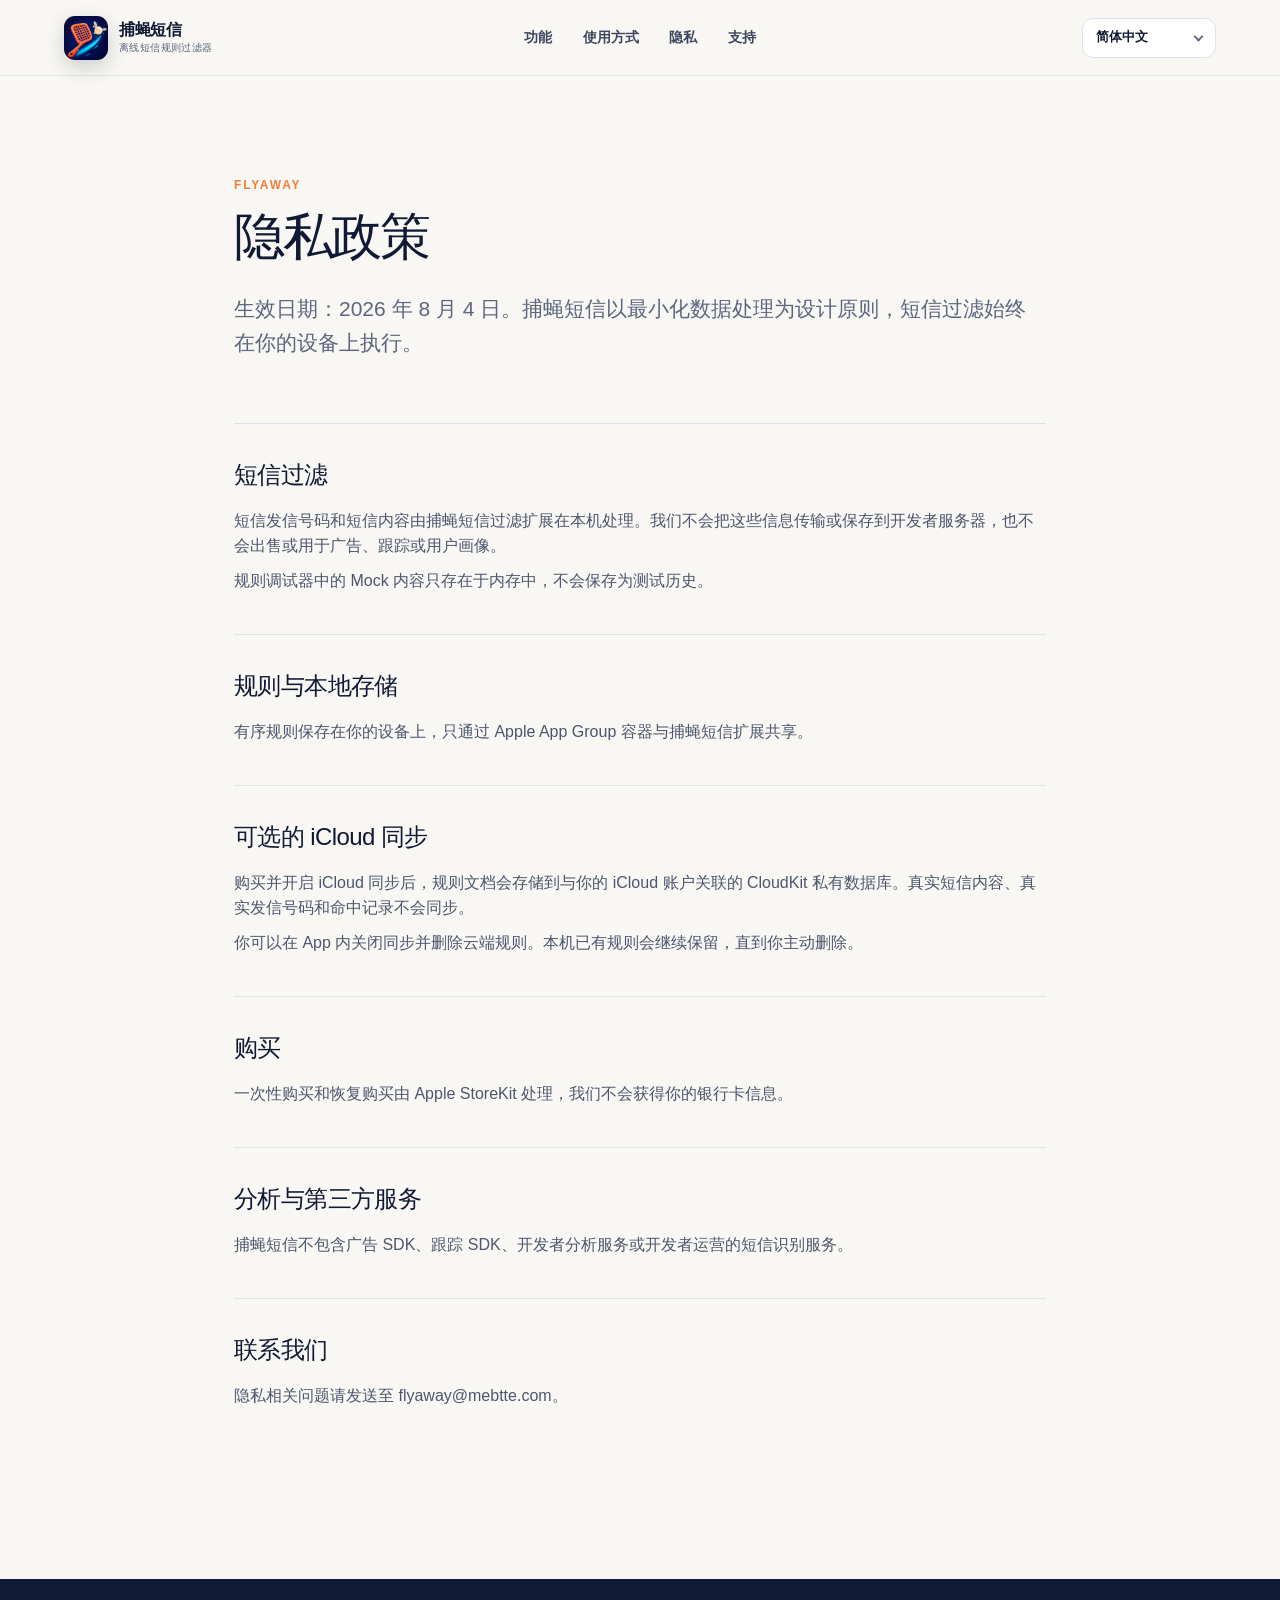
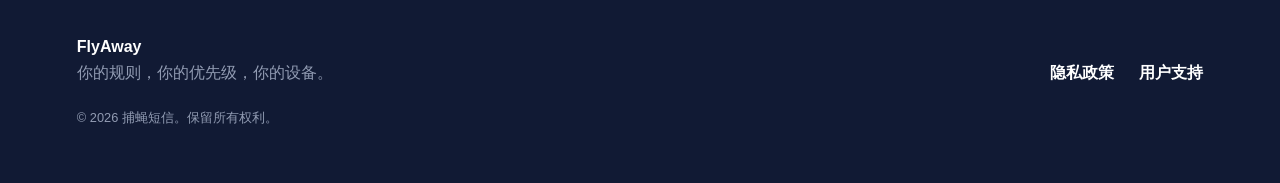
<file: zh-hans/privacy/index.html>
<!DOCTYPE html><html lang="en"><head><meta charSet="utf-8"/><meta name="viewport" content="width=device-width, initial-scale=1"/><link rel="preload" as="image" href="/app-icon.png"/><link rel="stylesheet" href="/_next/static/chunks/08k_sdq4hg3ej.css" data-precedence="next"/><link rel="preload" as="script" fetchPriority="low" href="/_next/static/chunks/045g~0~zva_mv.js"/><script src="/_next/static/chunks/0dgq26a5_oy.a.js" async=""></script><script src="/_next/static/chunks/10u3y4bw1ayzs.js" async=""></script><script src="/_next/static/chunks/0au83~zq0~0pf.js" async=""></script><script src="/_next/static/chunks/turbopack-0brplz~x1vn87.js" async=""></script><script src="/_next/static/chunks/01xlw8hd842-c.js" async=""></script><script src="/_next/static/chunks/0d3shmwh5_nmn.js" async=""></script><script src="/_next/static/chunks/0wx~nskjcdf_m.js" async=""></script><title>FlyAway — Offline SMS Rule Filter</title><meta name="description" content="A private, offline SMS rule filter with ordered allow and filter rules. Your rules stay on your iPhone."/><meta property="og:title" content="FlyAway — Offline SMS Rule Filter"/><meta property="og:description" content="First-match SMS rules, processed privately on your iPhone."/><meta property="og:image" content="https://flyaway.mebtte.com/og.png"/><meta property="og:image:width" content="1200"/><meta property="og:image:height" content="630"/><meta property="og:image:alt" content="FlyAway"/><meta property="og:type" content="website"/><meta name="twitter:card" content="summary_large_image"/><meta name="twitter:title" content="FlyAway — Offline SMS Rule Filter"/><meta name="twitter:description" content="First-match SMS rules, processed privately on your iPhone."/><meta name="twitter:image" content="https://flyaway.mebtte.com/og.png"/><link rel="shortcut icon" href="/app-icon.png"/><link rel="icon" href="/app-icon.png"/><link rel="apple-touch-icon" href="/app-icon.png"/><script src="/_next/static/chunks/03~yq9q893hmn.js" noModule=""></script></head><body><div hidden=""><!--$--><!--/$--></div><main lang="zh-Hans"><header class="site-header"><a class="brand" aria-label="捕蝇短信" href="/zh-hans/"><img alt="" width="44" height="44" decoding="async" data-nimg="1" style="color:transparent" src="/app-icon.png"/><span><strong>捕蝇短信</strong><small>离线短信规则过滤器</small></span></a><nav aria-label="Primary navigation"><a href="#features">功能</a><a href="#how">使用方式</a><a href="/zh-hans/privacy/">隐私</a><a href="/zh-hans/support/">支持</a></nav><div class="locale-switch"><select aria-label="Language"><option value="/">English</option><option value="/zh-hans/" selected="">简体中文</option><option value="/zh-hant/">繁體中文</option></select></div></header><article class="legal-page"><p class="eyebrow">FlyAway</p><h1>隐私政策</h1><p class="legal-intro">生效日期：2026 年 8 月 4 日。捕蝇短信以最小化数据处理为设计原则，短信过滤始终在你的设备上执行。</p><section><h2>短信过滤</h2><p>短信发信号码和短信内容由捕蝇短信过滤扩展在本机处理。我们不会把这些信息传输或保存到开发者服务器，也不会出售或用于广告、跟踪或用户画像。</p><p>规则调试器中的 Mock 内容只存在于内存中，不会保存为测试历史。</p></section><section><h2>规则与本地存储</h2><p>有序规则保存在你的设备上，只通过 Apple App Group 容器与捕蝇短信扩展共享。</p></section><section><h2>可选的 iCloud 同步</h2><p>购买并开启 iCloud 同步后，规则文档会存储到与你的 iCloud 账户关联的 CloudKit 私有数据库。真实短信内容、真实发信号码和命中记录不会同步。</p><p>你可以在 App 内关闭同步并删除云端规则。本机已有规则会继续保留，直到你主动删除。</p></section><section><h2>购买</h2><p>一次性购买和恢复购买由 Apple StoreKit 处理，我们不会获得你的银行卡信息。</p></section><section><h2>分析与第三方服务</h2><p>捕蝇短信不包含广告 SDK、跟踪 SDK、开发者分析服务或开发者运营的短信识别服务。</p></section><section><h2>联系我们</h2><p>隐私相关问题请发送至 flyaway@mebtte.com。</p></section></article><footer><div><strong>FlyAway</strong><span>你的规则，你的优先级，你的设备。</span></div><div class="footer-links"><a href="/zh-hans/privacy/">隐私政策</a><a href="/zh-hans/support/">用户支持</a></div><small>© 2026 <!-- -->捕蝇短信。保留所有权利。</small></footer></main><!--$--><!--/$--><script src="/_next/static/chunks/045g~0~zva_mv.js" id="_R_" async=""></script><script>(self.__next_f=self.__next_f||[]).push([0])</script><script>self.__next_f.push([1,"1:\"$Sreact.fragment\"\n2:I[39756,[\"/_next/static/chunks/01xlw8hd842-c.js\",\"/_next/static/chunks/0d3shmwh5_nmn.js\"],\"default\"]\n3:I[37457,[\"/_next/static/chunks/01xlw8hd842-c.js\",\"/_next/static/chunks/0d3shmwh5_nmn.js\"],\"default\"]\n4:I[22016,[\"/_next/static/chunks/01xlw8hd842-c.js\",\"/_next/static/chunks/0d3shmwh5_nmn.js\",\"/_next/static/chunks/0wx~nskjcdf_m.js\"],\"\"]\n5:I[5500,[\"/_next/static/chunks/01xlw8hd842-c.js\",\"/_next/static/chunks/0d3shmwh5_nmn.js\",\"/_next/static/chunks/0wx~nskjcdf_m.js\"],\"Image\"]\n6:I[40737,[\"/_next/static/chunks/01xlw8hd842-c.js\",\"/_next/static/chunks/0d3shmwh5_nmn.js\",\"/_next/static/chunks/0wx~nskjcdf_m.js\"],\"LanguageSelect\"]\ne:I[68027,[\"/_next/static/chunks/01xlw8hd842-c.js\",\"/_next/static/chunks/0d3shmwh5_nmn.js\"],\"default\",1]\n:HL[\"/_next/static/chunks/08k_sdq4hg3ej.css\",\"style\"]\n"])</script><script>self.__next_f.push([1,"0:{\"P\":null,\"c\":[\"\",\"zh-hans\",\"privacy\",\"\"],\"q\":\"\",\"i\":false,\"f\":[[[\"\",{\"children\":[\"zh-hans\",{\"children\":[\"privacy\",{\"children\":[\"__PAGE__\",{}]}]}]},\"$undefined\",\"$undefined\",16],[[\"$\",\"$1\",\"c\",{\"children\":[[[\"$\",\"link\",\"0\",{\"rel\":\"stylesheet\",\"href\":\"/_next/static/chunks/08k_sdq4hg3ej.css\",\"precedence\":\"next\",\"crossOrigin\":\"$undefined\",\"nonce\":\"$undefined\"}],[\"$\",\"script\",\"script-0\",{\"src\":\"/_next/static/chunks/01xlw8hd842-c.js\",\"async\":true,\"nonce\":\"$undefined\"}],[\"$\",\"script\",\"script-1\",{\"src\":\"/_next/static/chunks/0d3shmwh5_nmn.js\",\"async\":true,\"nonce\":\"$undefined\"}]],[\"$\",\"html\",null,{\"lang\":\"en\",\"children\":[\"$\",\"body\",null,{\"children\":[\"$\",\"$L2\",null,{\"parallelRouterKey\":\"children\",\"error\":\"$undefined\",\"errorStyles\":\"$undefined\",\"errorScripts\":\"$undefined\",\"template\":[\"$\",\"$L3\",null,{}],\"templateStyles\":\"$undefined\",\"templateScripts\":\"$undefined\",\"notFound\":[[[\"$\",\"title\",null,{\"children\":\"404: This page could not be found.\"}],[\"$\",\"div\",null,{\"style\":{\"fontFamily\":\"system-ui,\\\"Segoe UI\\\",Roboto,Helvetica,Arial,sans-serif,\\\"Apple Color Emoji\\\",\\\"Segoe UI Emoji\\\"\",\"height\":\"100vh\",\"textAlign\":\"center\",\"display\":\"flex\",\"flexDirection\":\"column\",\"alignItems\":\"center\",\"justifyContent\":\"center\"},\"children\":[\"$\",\"div\",null,{\"children\":[[\"$\",\"style\",null,{\"dangerouslySetInnerHTML\":{\"__html\":\"body{color:#000;background:#fff;margin:0}.next-error-h1{border-right:1px solid rgba(0,0,0,.3)}@media (prefers-color-scheme:dark){body{color:#fff;background:#000}.next-error-h1{border-right:1px solid rgba(255,255,255,.3)}}\"}}],[\"$\",\"h1\",null,{\"className\":\"next-error-h1\",\"style\":{\"display\":\"inline-block\",\"margin\":\"0 20px 0 0\",\"padding\":\"0 23px 0 0\",\"fontSize\":24,\"fontWeight\":500,\"verticalAlign\":\"top\",\"lineHeight\":\"49px\"},\"children\":404}],[\"$\",\"div\",null,{\"style\":{\"display\":\"inline-block\"},\"children\":[\"$\",\"h2\",null,{\"style\":{\"fontSize\":14,\"fontWeight\":400,\"lineHeight\":\"49px\",\"margin\":0},\"children\":\"This page could not be found.\"}]}]]}]}]],[]],\"forbidden\":\"$undefined\",\"unauthorized\":\"$undefined\"}]}]}]]}],{\"children\":[[\"$\",\"$1\",\"c\",{\"children\":[null,[\"$\",\"$L2\",null,{\"parallelRouterKey\":\"children\",\"error\":\"$undefined\",\"errorStyles\":\"$undefined\",\"errorScripts\":\"$undefined\",\"template\":[\"$\",\"$L3\",null,{}],\"templateStyles\":\"$undefined\",\"templateScripts\":\"$undefined\",\"notFound\":\"$undefined\",\"forbidden\":\"$undefined\",\"unauthorized\":\"$undefined\"}]]}],{\"children\":[[\"$\",\"$1\",\"c\",{\"children\":[null,[\"$\",\"$L2\",null,{\"parallelRouterKey\":\"children\",\"error\":\"$undefined\",\"errorStyles\":\"$undefined\",\"errorScripts\":\"$undefined\",\"template\":[\"$\",\"$L3\",null,{}],\"templateStyles\":\"$undefined\",\"templateScripts\":\"$undefined\",\"notFound\":\"$undefined\",\"forbidden\":\"$undefined\",\"unauthorized\":\"$undefined\"}]]}],{\"children\":[[\"$\",\"$1\",\"c\",{\"children\":[[\"$\",\"main\",null,{\"lang\":\"zh-Hans\",\"children\":[[\"$\",\"header\",null,{\"className\":\"site-header\",\"children\":[[\"$\",\"$L4\",null,{\"className\":\"brand\",\"href\":\"/zh-hans/\",\"aria-label\":\"捕蝇短信\",\"children\":[[\"$\",\"$L5\",null,{\"src\":\"/app-icon.png\",\"alt\":\"\",\"width\":44,\"height\":44,\"priority\":true}],[\"$\",\"span\",null,{\"children\":[[\"$\",\"strong\",null,{\"children\":\"捕蝇短信\"}],[\"$\",\"small\",null,{\"children\":\"离线短信规则过滤器\"}]]}]]}],[\"$\",\"nav\",null,{\"aria-label\":\"Primary navigation\",\"children\":[[\"$\",\"a\",null,{\"href\":\"#features\",\"children\":\"功能\"}],[\"$\",\"a\",null,{\"href\":\"#how\",\"children\":\"使用方式\"}],[\"$\",\"$L4\",null,{\"href\":\"/zh-hans/privacy\",\"children\":\"隐私\"}],[\"$\",\"$L4\",null,{\"href\":\"/zh-hans/support\",\"children\":\"支持\"}]]}],[\"$\",\"$L6\",null,{\"currentLocale\":\"zh-hans\",\"options\":[{\"key\":\"en\",\"label\":\"English\",\"href\":\"/\"},{\"key\":\"zh-hans\",\"label\":\"简体中文\",\"href\":\"/zh-hans/\"},{\"key\":\"zh-hant\",\"label\":\"繁體中文\",\"href\":\"/zh-hant/\"}]}]]}],[\"$\",\"article\",null,{\"className\":\"legal-page\",\"children\":[[\"$\",\"p\",null,{\"className\":\"eyebrow\",\"children\":\"FlyAway\"}],[\"$\",\"h1\",null,{\"children\":\"隐私政策\"}],[\"$\",\"p\",null,{\"className\":\"legal-intro\",\"children\":\"生效日期：2026 年 8 月 4 日。捕蝇短信以最小化数据处理为设计原则，短信过滤始终在你的设备上执行。\"}],[[\"$\",\"section\",\"短信过滤\",{\"children\":[[\"$\",\"h2\",null,{\"children\":\"短信过滤\"}],[[\"$\",\"p\",\"短信发信号码和短信内容由捕蝇短信过滤扩展在本机处理。我们不会把这些信息传输或保存到开发者服务器，也不会出售或用于广告、跟踪或用户画像。\",{\"children\":\"短信发信号码和短信内容由捕蝇短信过滤扩展在本机处理。我们不会把这些信息传输或保存到开发者服务器，也不会出售或用于广告、跟踪或用户画像。\"}],[\"$\",\"p\",\"规则调试器中的 Mock 内容只存在于内存中，不会保存为测试历史。\",{\"children\":\"规则调试器中的 Mock 内容只存在于内存中，不会保存为测试历史。\"}]]]}],[\"$\",\"section\",\"规则与本地存储\",{\"children\":[[\"$\",\"h2\",null,{\"children\":\"规则与本地存储\"}],[[\"$\",\"p\",\"有序规则保存在你的设备上，只通过 Apple App Group 容器与捕蝇短信扩展共享。\",{\"children\":\"有序规则保存在你的设备上，只通过 Apple App Group 容器与捕蝇短信扩展共享。\"}]]]}],[\"$\",\"section\",\"可选的 iCloud 同步\",{\"children\":[[\"$\",\"h2\",null,{\"children\":\"可选的 iCloud 同步\"}],[[\"$\",\"p\",\"购买并开启 iCloud 同步后，规则文档会存储到与你的 iCloud 账户关联的 CloudKit 私有数据库。真实短信内容、真实发信号码和命中记录不会同步。\",{\"children\":\"购买并开启 iCloud 同步后，规则文档会存储到与你的 iCloud 账户关联的 CloudKit 私有数据库。真实短信内容、真实发信号码和命中记录不会同步。\"}],[\"$\",\"p\",\"你可以在 App 内关闭同步并删除云端规则。本机已有规则会继续保留，直到你主动删除。\",{\"children\":\"你可以在 App 内关闭同步并删除云端规则。本机已有规则会继续保留，直到你主动删除。\"}]]]}],[\"$\",\"section\",\"购买\",{\"children\":[[\"$\",\"h2\",null,{\"children\":\"购买\"}],[[\"$\",\"p\",\"一次性购买和恢复购买由 Apple StoreKit 处理，我们不会获得你的银行卡信息。\",{\"children\":\"一次性购买和恢复购买由 Apple StoreKit 处理，我们不会获得你的银行卡信息。\"}]]]}],\"$L7\",\"$L8\"]]}],\"$L9\"]}],[\"$La\"],\"$Lb\"]}],{},null,false,null]},null,false,\"$@c\"]},null,false,\"$@c\"]},null,false,null],\"$Ld\",false]],\"m\":\"$undefined\",\"G\":[\"$e\",[\"$Lf\"]],\"S\":true,\"h\":null,\"s\":\"$undefined\",\"l\":\"$undefined\",\"p\":\"$undefined\",\"d\":\"$undefined\",\"b\":\"f4rs1jkrsEJfiAGOLvht1\"}\n"])</script><script>self.__next_f.push([1,"10:I[97367,[\"/_next/static/chunks/01xlw8hd842-c.js\",\"/_next/static/chunks/0d3shmwh5_nmn.js\"],\"OutletBoundary\"]\n11:\"$Sreact.suspense\"\n14:I[97367,[\"/_next/static/chunks/01xlw8hd842-c.js\",\"/_next/static/chunks/0d3shmwh5_nmn.js\"],\"ViewportBoundary\"]\n16:I[97367,[\"/_next/static/chunks/01xlw8hd842-c.js\",\"/_next/static/chunks/0d3shmwh5_nmn.js\"],\"MetadataBoundary\"]\n7:[\"$\",\"section\",\"分析与第三方服务\",{\"children\":[[\"$\",\"h2\",null,{\"children\":\"分析与第三方服务\"}],[[\"$\",\"p\",\"捕蝇短信不包含广告 SDK、跟踪 SDK、开发者分析服务或开发者运营的短信识别服务。\",{\"children\":\"捕蝇短信不包含广告 SDK、跟踪 SDK、开发者分析服务或开发者运营的短信识别服务。\"}]]]}]\n8:[\"$\",\"section\",\"联系我们\",{\"children\":[[\"$\",\"h2\",null,{\"children\":\"联系我们\"}],[[\"$\",\"p\",\"隐私相关问题请发送至 flyaway@mebtte.com。\",{\"children\":\"隐私相关问题请发送至 flyaway@mebtte.com。\"}]]]}]\n9:[\"$\",\"footer\",null,{\"children\":[[\"$\",\"div\",null,{\"children\":[[\"$\",\"strong\",null,{\"children\":\"FlyAway\"}],[\"$\",\"span\",null,{\"children\":\"你的规则，你的优先级，你的设备。\"}]]}],[\"$\",\"div\",null,{\"className\":\"footer-links\",\"children\":[[\"$\",\"$L4\",null,{\"href\":\"/zh-hans/privacy\",\"children\":\"隐私政策\"}],[\"$\",\"$L4\",null,{\"href\":\"/zh-hans/support\",\"children\":\"用户支持\"}]]}],[\"$\",\"small\",null,{\"children\":[\"© 2026 \",\"捕蝇短信。保留所有权利。\"]}]]}]\na:[\"$\",\"script\",\"script-0\",{\"src\":\"/_next/static/chunks/0wx~nskjcdf_m.js\",\"async\":true,\"nonce\":\"$undefined\"}]\nb:[\"$\",\"$L10\",null,{\"children\":[\"$\",\"$11\",null,{\"name\":\"Next.MetadataOutlet\",\"children\":\"$@12\"}]}]\n13:[]\nc:\"$W13\"\nd:[\"$\",\"$1\",\"h\",{\"children\":[null,[\"$\",\"$L14\",null,{\"children\":\"$L15\"}],[\"$\",\"div\",null,{\"hidden\":true,\"children\":[\"$\",\"$L16\",null,{\"children\":[\"$\",\"$11\",null,{\"name\":\"Next.Metadata\",\"children\":\"$L17\"}]}]}],null]}]\nf:[\"$\",\"link\",\"0\",{\"rel\":\"stylesheet\",\"href\":\"/_next/static/chunks/08k_sdq4hg3ej.css\",\"precedence\":\"next\",\"crossOrigin\":\"$undefined\",\"nonce\":\"$undefined\"}]\n"])</script><script>self.__next_f.push([1,"15:[[\"$\",\"meta\",\"0\",{\"charSet\":\"utf-8\"}],[\"$\",\"meta\",\"1\",{\"name\":\"viewport\",\"content\":\"width=device-width, initial-scale=1\"}]]\n"])</script><script>self.__next_f.push([1,"18:I[27201,[\"/_next/static/chunks/01xlw8hd842-c.js\",\"/_next/static/chunks/0d3shmwh5_nmn.js\"],\"IconMark\"]\n12:null\n17:[[\"$\",\"title\",\"0\",{\"children\":\"FlyAway — Offline SMS Rule Filter\"}],[\"$\",\"meta\",\"1\",{\"name\":\"description\",\"content\":\"A private, offline SMS rule filter with ordered allow and filter rules. Your rules stay on your iPhone.\"}],[\"$\",\"meta\",\"2\",{\"property\":\"og:title\",\"content\":\"FlyAway — Offline SMS Rule Filter\"}],[\"$\",\"meta\",\"3\",{\"property\":\"og:description\",\"content\":\"First-match SMS rules, processed privately on your iPhone.\"}],[\"$\",\"meta\",\"4\",{\"property\":\"og:image\",\"content\":\"https://flyaway.mebtte.com/og.png\"}],[\"$\",\"meta\",\"5\",{\"property\":\"og:image:width\",\"content\":\"1200\"}],[\"$\",\"meta\",\"6\",{\"property\":\"og:image:height\",\"content\":\"630\"}],[\"$\",\"meta\",\"7\",{\"property\":\"og:image:alt\",\"content\":\"FlyAway\"}],[\"$\",\"meta\",\"8\",{\"property\":\"og:type\",\"content\":\"website\"}],[\"$\",\"meta\",\"9\",{\"name\":\"twitter:card\",\"content\":\"summary_large_image\"}],[\"$\",\"meta\",\"10\",{\"name\":\"twitter:title\",\"content\":\"FlyAway — Offline SMS Rule Filter\"}],[\"$\",\"meta\",\"11\",{\"name\":\"twitter:description\",\"content\":\"First-match SMS rules, processed privately on your iPhone.\"}],[\"$\",\"meta\",\"12\",{\"name\":\"twitter:image\",\"content\":\"https://flyaway.mebtte.com/og.png\"}],[\"$\",\"link\",\"13\",{\"rel\":\"shortcut icon\",\"href\":\"/app-icon.png\"}],[\"$\",\"link\",\"14\",{\"rel\":\"icon\",\"href\":\"/app-icon.png\"}],[\"$\",\"link\",\"15\",{\"rel\":\"apple-touch-icon\",\"href\":\"/app-icon.png\"}],[\"$\",\"$L18\",\"16\",{}]]\n"])</script></body></html>
</file>
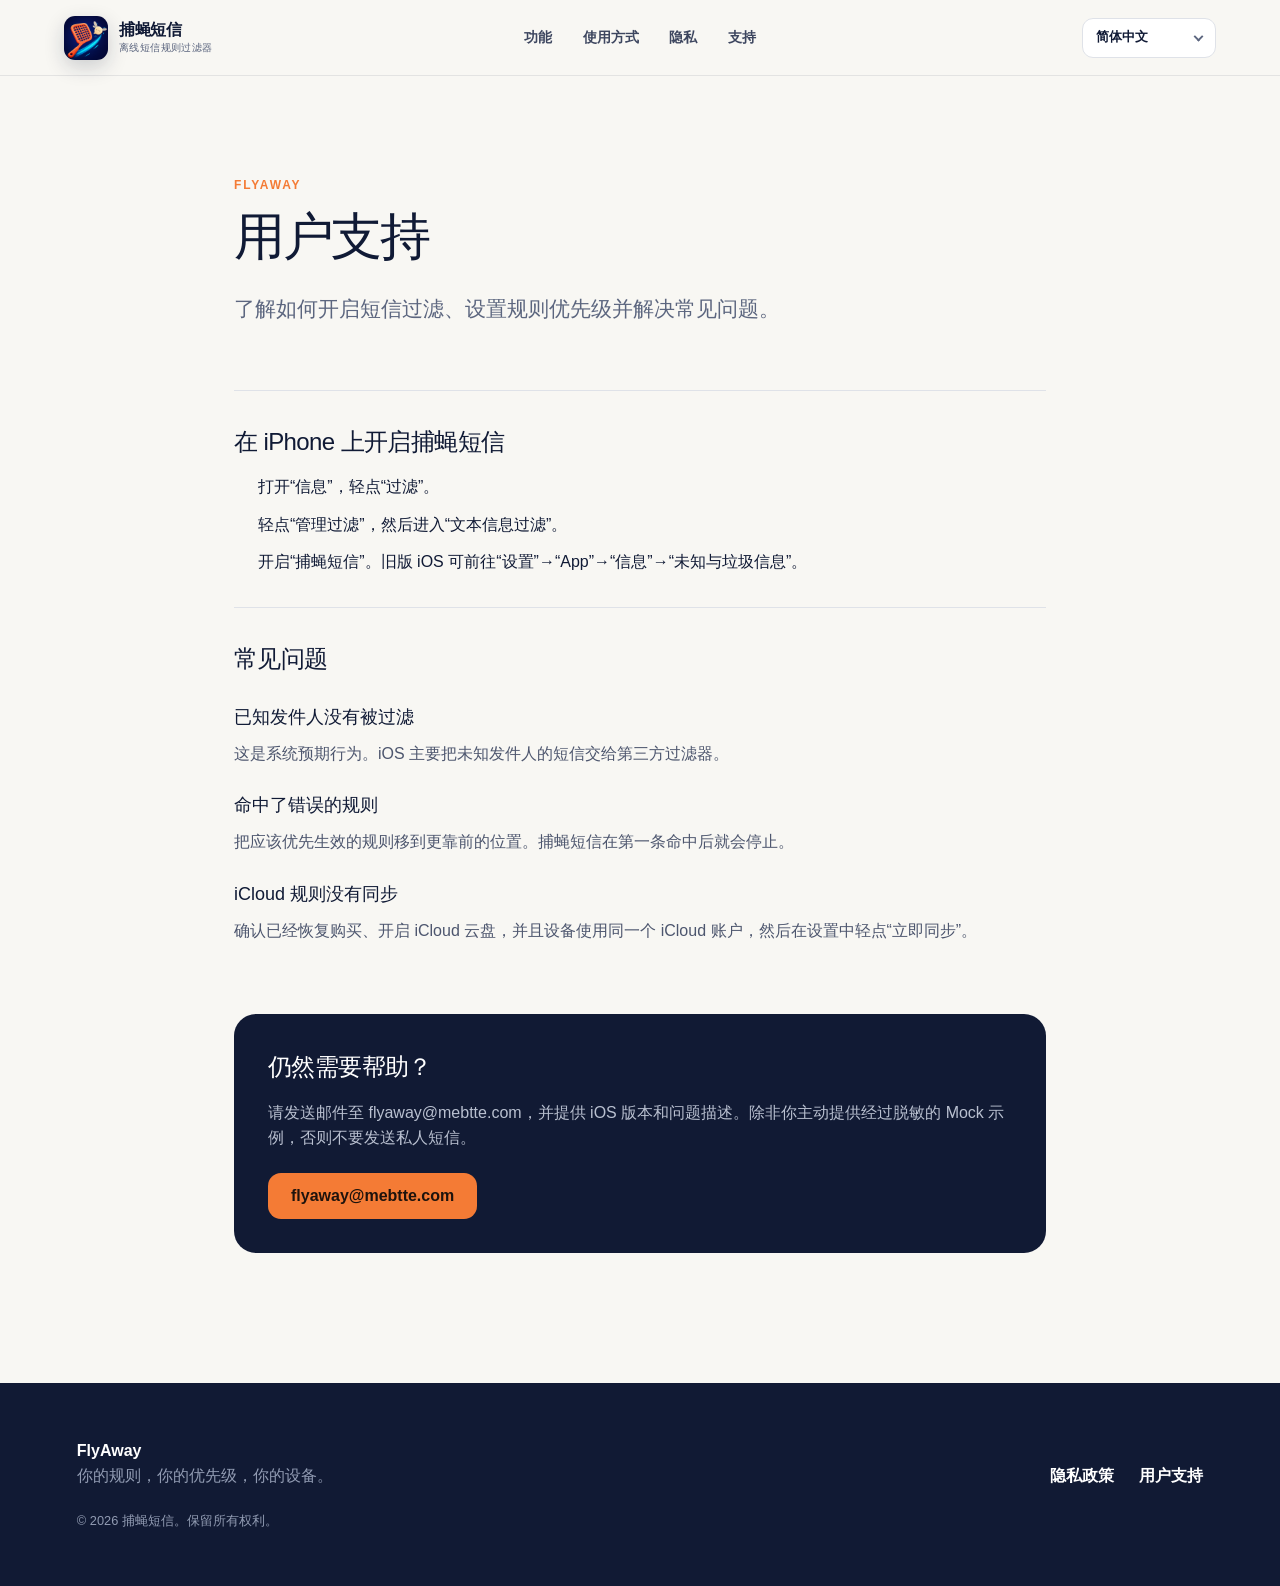
<file: zh-hans/support/index.html>
<!DOCTYPE html><html lang="en"><head><meta charSet="utf-8"/><meta name="viewport" content="width=device-width, initial-scale=1"/><link rel="preload" as="image" href="/app-icon.png"/><link rel="stylesheet" href="/_next/static/chunks/08k_sdq4hg3ej.css" data-precedence="next"/><link rel="preload" as="script" fetchPriority="low" href="/_next/static/chunks/045g~0~zva_mv.js"/><script src="/_next/static/chunks/0dgq26a5_oy.a.js" async=""></script><script src="/_next/static/chunks/10u3y4bw1ayzs.js" async=""></script><script src="/_next/static/chunks/0au83~zq0~0pf.js" async=""></script><script src="/_next/static/chunks/turbopack-0brplz~x1vn87.js" async=""></script><script src="/_next/static/chunks/01xlw8hd842-c.js" async=""></script><script src="/_next/static/chunks/0d3shmwh5_nmn.js" async=""></script><script src="/_next/static/chunks/0wx~nskjcdf_m.js" async=""></script><title>FlyAway — Offline SMS Rule Filter</title><meta name="description" content="A private, offline SMS rule filter with ordered allow and filter rules. Your rules stay on your iPhone."/><meta property="og:title" content="FlyAway — Offline SMS Rule Filter"/><meta property="og:description" content="First-match SMS rules, processed privately on your iPhone."/><meta property="og:image" content="https://flyaway.mebtte.com/og.png"/><meta property="og:image:width" content="1200"/><meta property="og:image:height" content="630"/><meta property="og:image:alt" content="FlyAway"/><meta property="og:type" content="website"/><meta name="twitter:card" content="summary_large_image"/><meta name="twitter:title" content="FlyAway — Offline SMS Rule Filter"/><meta name="twitter:description" content="First-match SMS rules, processed privately on your iPhone."/><meta name="twitter:image" content="https://flyaway.mebtte.com/og.png"/><link rel="shortcut icon" href="/app-icon.png"/><link rel="icon" href="/app-icon.png"/><link rel="apple-touch-icon" href="/app-icon.png"/><script src="/_next/static/chunks/03~yq9q893hmn.js" noModule=""></script></head><body><div hidden=""><!--$--><!--/$--></div><main lang="zh-Hans"><header class="site-header"><a class="brand" aria-label="捕蝇短信" href="/zh-hans/"><img alt="" width="44" height="44" decoding="async" data-nimg="1" style="color:transparent" src="/app-icon.png"/><span><strong>捕蝇短信</strong><small>离线短信规则过滤器</small></span></a><nav aria-label="Primary navigation"><a href="#features">功能</a><a href="#how">使用方式</a><a href="/zh-hans/privacy/">隐私</a><a href="/zh-hans/support/">支持</a></nav><div class="locale-switch"><select aria-label="Language"><option value="/">English</option><option value="/zh-hans/" selected="">简体中文</option><option value="/zh-hant/">繁體中文</option></select></div></header><article class="legal-page"><p class="eyebrow">FlyAway</p><h1>用户支持</h1><p class="legal-intro">了解如何开启短信过滤、设置规则优先级并解决常见问题。</p><section><h2>在 iPhone 上开启捕蝇短信</h2><ol class="support-steps"><li>打开“信息”，轻点“过滤”。</li><li>轻点“管理过滤”，然后进入“文本信息过滤”。</li><li>开启“捕蝇短信”。旧版 iOS 可前往“设置”→“App”→“信息”→“未知与垃圾信息”。</li></ol></section><section><h2>常见问题</h2><div class="support-item"><h3>已知发件人没有被过滤</h3><p>这是系统预期行为。iOS 主要把未知发件人的短信交给第三方过滤器。</p></div><div class="support-item"><h3>命中了错误的规则</h3><p>把应该优先生效的规则移到更靠前的位置。捕蝇短信在第一条命中后就会停止。</p></div><div class="support-item"><h3>iCloud 规则没有同步</h3><p>确认已经恢复购买、开启 iCloud 云盘，并且设备使用同一个 iCloud 账户，然后在设置中轻点“立即同步”。</p></div></section><section class="contact-card"><h2>仍然需要帮助？</h2><p>请发送邮件至 flyaway@mebtte.com，并提供 iOS 版本和问题描述。除非你主动提供经过脱敏的 Mock 示例，否则不要发送私人短信。</p><a class="button primary" href="mailto:flyaway@mebtte.com">flyaway@mebtte.com</a></section></article><footer><div><strong>FlyAway</strong><span>你的规则，你的优先级，你的设备。</span></div><div class="footer-links"><a href="/zh-hans/privacy/">隐私政策</a><a href="/zh-hans/support/">用户支持</a></div><small>© 2026 <!-- -->捕蝇短信。保留所有权利。</small></footer></main><!--$--><!--/$--><script src="/_next/static/chunks/045g~0~zva_mv.js" id="_R_" async=""></script><script>(self.__next_f=self.__next_f||[]).push([0])</script><script>self.__next_f.push([1,"1:\"$Sreact.fragment\"\n2:I[39756,[\"/_next/static/chunks/01xlw8hd842-c.js\",\"/_next/static/chunks/0d3shmwh5_nmn.js\"],\"default\"]\n3:I[37457,[\"/_next/static/chunks/01xlw8hd842-c.js\",\"/_next/static/chunks/0d3shmwh5_nmn.js\"],\"default\"]\n4:I[22016,[\"/_next/static/chunks/01xlw8hd842-c.js\",\"/_next/static/chunks/0d3shmwh5_nmn.js\",\"/_next/static/chunks/0wx~nskjcdf_m.js\"],\"\"]\n5:I[5500,[\"/_next/static/chunks/01xlw8hd842-c.js\",\"/_next/static/chunks/0d3shmwh5_nmn.js\",\"/_next/static/chunks/0wx~nskjcdf_m.js\"],\"Image\"]\n6:I[40737,[\"/_next/static/chunks/01xlw8hd842-c.js\",\"/_next/static/chunks/0d3shmwh5_nmn.js\",\"/_next/static/chunks/0wx~nskjcdf_m.js\"],\"LanguageSelect\"]\nc:I[68027,[\"/_next/static/chunks/01xlw8hd842-c.js\",\"/_next/static/chunks/0d3shmwh5_nmn.js\"],\"default\",1]\n:HL[\"/_next/static/chunks/08k_sdq4hg3ej.css\",\"style\"]\n"])</script><script>self.__next_f.push([1,"0:{\"P\":null,\"c\":[\"\",\"zh-hans\",\"support\",\"\"],\"q\":\"\",\"i\":false,\"f\":[[[\"\",{\"children\":[\"zh-hans\",{\"children\":[\"support\",{\"children\":[\"__PAGE__\",{}]}]}]},\"$undefined\",\"$undefined\",16],[[\"$\",\"$1\",\"c\",{\"children\":[[[\"$\",\"link\",\"0\",{\"rel\":\"stylesheet\",\"href\":\"/_next/static/chunks/08k_sdq4hg3ej.css\",\"precedence\":\"next\",\"crossOrigin\":\"$undefined\",\"nonce\":\"$undefined\"}],[\"$\",\"script\",\"script-0\",{\"src\":\"/_next/static/chunks/01xlw8hd842-c.js\",\"async\":true,\"nonce\":\"$undefined\"}],[\"$\",\"script\",\"script-1\",{\"src\":\"/_next/static/chunks/0d3shmwh5_nmn.js\",\"async\":true,\"nonce\":\"$undefined\"}]],[\"$\",\"html\",null,{\"lang\":\"en\",\"children\":[\"$\",\"body\",null,{\"children\":[\"$\",\"$L2\",null,{\"parallelRouterKey\":\"children\",\"error\":\"$undefined\",\"errorStyles\":\"$undefined\",\"errorScripts\":\"$undefined\",\"template\":[\"$\",\"$L3\",null,{}],\"templateStyles\":\"$undefined\",\"templateScripts\":\"$undefined\",\"notFound\":[[[\"$\",\"title\",null,{\"children\":\"404: This page could not be found.\"}],[\"$\",\"div\",null,{\"style\":{\"fontFamily\":\"system-ui,\\\"Segoe UI\\\",Roboto,Helvetica,Arial,sans-serif,\\\"Apple Color Emoji\\\",\\\"Segoe UI Emoji\\\"\",\"height\":\"100vh\",\"textAlign\":\"center\",\"display\":\"flex\",\"flexDirection\":\"column\",\"alignItems\":\"center\",\"justifyContent\":\"center\"},\"children\":[\"$\",\"div\",null,{\"children\":[[\"$\",\"style\",null,{\"dangerouslySetInnerHTML\":{\"__html\":\"body{color:#000;background:#fff;margin:0}.next-error-h1{border-right:1px solid rgba(0,0,0,.3)}@media (prefers-color-scheme:dark){body{color:#fff;background:#000}.next-error-h1{border-right:1px solid rgba(255,255,255,.3)}}\"}}],[\"$\",\"h1\",null,{\"className\":\"next-error-h1\",\"style\":{\"display\":\"inline-block\",\"margin\":\"0 20px 0 0\",\"padding\":\"0 23px 0 0\",\"fontSize\":24,\"fontWeight\":500,\"verticalAlign\":\"top\",\"lineHeight\":\"49px\"},\"children\":404}],[\"$\",\"div\",null,{\"style\":{\"display\":\"inline-block\"},\"children\":[\"$\",\"h2\",null,{\"style\":{\"fontSize\":14,\"fontWeight\":400,\"lineHeight\":\"49px\",\"margin\":0},\"children\":\"This page could not be found.\"}]}]]}]}]],[]],\"forbidden\":\"$undefined\",\"unauthorized\":\"$undefined\"}]}]}]]}],{\"children\":[[\"$\",\"$1\",\"c\",{\"children\":[null,[\"$\",\"$L2\",null,{\"parallelRouterKey\":\"children\",\"error\":\"$undefined\",\"errorStyles\":\"$undefined\",\"errorScripts\":\"$undefined\",\"template\":[\"$\",\"$L3\",null,{}],\"templateStyles\":\"$undefined\",\"templateScripts\":\"$undefined\",\"notFound\":\"$undefined\",\"forbidden\":\"$undefined\",\"unauthorized\":\"$undefined\"}]]}],{\"children\":[[\"$\",\"$1\",\"c\",{\"children\":[null,[\"$\",\"$L2\",null,{\"parallelRouterKey\":\"children\",\"error\":\"$undefined\",\"errorStyles\":\"$undefined\",\"errorScripts\":\"$undefined\",\"template\":[\"$\",\"$L3\",null,{}],\"templateStyles\":\"$undefined\",\"templateScripts\":\"$undefined\",\"notFound\":\"$undefined\",\"forbidden\":\"$undefined\",\"unauthorized\":\"$undefined\"}]]}],{\"children\":[[\"$\",\"$1\",\"c\",{\"children\":[[\"$\",\"main\",null,{\"lang\":\"zh-Hans\",\"children\":[[\"$\",\"header\",null,{\"className\":\"site-header\",\"children\":[[\"$\",\"$L4\",null,{\"className\":\"brand\",\"href\":\"/zh-hans/\",\"aria-label\":\"捕蝇短信\",\"children\":[[\"$\",\"$L5\",null,{\"src\":\"/app-icon.png\",\"alt\":\"\",\"width\":44,\"height\":44,\"priority\":true}],[\"$\",\"span\",null,{\"children\":[[\"$\",\"strong\",null,{\"children\":\"捕蝇短信\"}],[\"$\",\"small\",null,{\"children\":\"离线短信规则过滤器\"}]]}]]}],[\"$\",\"nav\",null,{\"aria-label\":\"Primary navigation\",\"children\":[[\"$\",\"a\",null,{\"href\":\"#features\",\"children\":\"功能\"}],[\"$\",\"a\",null,{\"href\":\"#how\",\"children\":\"使用方式\"}],[\"$\",\"$L4\",null,{\"href\":\"/zh-hans/privacy\",\"children\":\"隐私\"}],[\"$\",\"$L4\",null,{\"href\":\"/zh-hans/support\",\"children\":\"支持\"}]]}],[\"$\",\"$L6\",null,{\"currentLocale\":\"zh-hans\",\"options\":[{\"key\":\"en\",\"label\":\"English\",\"href\":\"/\"},{\"key\":\"zh-hans\",\"label\":\"简体中文\",\"href\":\"/zh-hans/\"},{\"key\":\"zh-hant\",\"label\":\"繁體中文\",\"href\":\"/zh-hant/\"}]}]]}],[\"$\",\"article\",null,{\"className\":\"legal-page\",\"children\":[[\"$\",\"p\",null,{\"className\":\"eyebrow\",\"children\":\"FlyAway\"}],[\"$\",\"h1\",null,{\"children\":\"用户支持\"}],[\"$\",\"p\",null,{\"className\":\"legal-intro\",\"children\":\"了解如何开启短信过滤、设置规则优先级并解决常见问题。\"}],[\"$\",\"section\",null,{\"children\":[[\"$\",\"h2\",null,{\"children\":\"在 iPhone 上开启捕蝇短信\"}],[\"$\",\"ol\",null,{\"className\":\"support-steps\",\"children\":[[\"$\",\"li\",\"打开“信息”，轻点“过滤”。\",{\"children\":\"打开“信息”，轻点“过滤”。\"}],[\"$\",\"li\",\"轻点“管理过滤”，然后进入“文本信息过滤”。\",{\"children\":\"轻点“管理过滤”，然后进入“文本信息过滤”。\"}],[\"$\",\"li\",\"开启“捕蝇短信”。旧版 iOS 可前往“设置”→“App”→“信息”→“未知与垃圾信息”。\",{\"children\":\"开启“捕蝇短信”。旧版 iOS 可前往“设置”→“App”→“信息”→“未知与垃圾信息”。\"}]]}]]}],[\"$\",\"section\",null,{\"children\":[[\"$\",\"h2\",null,{\"children\":\"常见问题\"}],[[\"$\",\"div\",\"已知发件人没有被过滤\",{\"className\":\"support-item\",\"children\":[[\"$\",\"h3\",null,{\"children\":\"已知发件人没有被过滤\"}],[\"$\",\"p\",null,{\"children\":\"这是系统预期行为。iOS 主要把未知发件人的短信交给第三方过滤器。\"}]]}],[\"$\",\"div\",\"命中了错误的规则\",{\"className\":\"support-item\",\"children\":[[\"$\",\"h3\",null,{\"children\":\"命中了错误的规则\"}],[\"$\",\"p\",null,{\"children\":\"把应该优先生效的规则移到更靠前的位置。捕蝇短信在第一条命中后就会停止。\"}]]}],[\"$\",\"div\",\"iCloud 规则没有同步\",{\"className\":\"support-item\",\"children\":[[\"$\",\"h3\",null,{\"children\":\"iCloud 规则没有同步\"}],[\"$\",\"p\",null,{\"children\":\"确认已经恢复购买、开启 iCloud 云盘，并且设备使用同一个 iCloud 账户，然后在设置中轻点“立即同步”。\"}]]}]]]}],[\"$\",\"section\",null,{\"className\":\"contact-card\",\"children\":[[\"$\",\"h2\",null,{\"children\":\"仍然需要帮助？\"}],[\"$\",\"p\",null,{\"children\":\"请发送邮件至 flyaway@mebtte.com，并提供 iOS 版本和问题描述。除非你主动提供经过脱敏的 Mock 示例，否则不要发送私人短信。\"}],[\"$\",\"a\",null,{\"className\":\"button primary\",\"href\":\"mailto:flyaway@mebtte.com\",\"children\":\"flyaway@mebtte.com\"}]]}]]}],\"$L7\"]}],[\"$L8\"],\"$L9\"]}],{},null,false,null]},null,false,\"$@a\"]},null,false,\"$@a\"]},null,false,null],\"$Lb\",false]],\"m\":\"$undefined\",\"G\":[\"$c\",[\"$Ld\"]],\"S\":true,\"h\":null,\"s\":\"$undefined\",\"l\":\"$undefined\",\"p\":\"$undefined\",\"d\":\"$undefined\",\"b\":\"f4rs1jkrsEJfiAGOLvht1\"}\n"])</script><script>self.__next_f.push([1,"e:I[97367,[\"/_next/static/chunks/01xlw8hd842-c.js\",\"/_next/static/chunks/0d3shmwh5_nmn.js\"],\"OutletBoundary\"]\nf:\"$Sreact.suspense\"\n12:I[97367,[\"/_next/static/chunks/01xlw8hd842-c.js\",\"/_next/static/chunks/0d3shmwh5_nmn.js\"],\"ViewportBoundary\"]\n14:I[97367,[\"/_next/static/chunks/01xlw8hd842-c.js\",\"/_next/static/chunks/0d3shmwh5_nmn.js\"],\"MetadataBoundary\"]\n7:[\"$\",\"footer\",null,{\"children\":[[\"$\",\"div\",null,{\"children\":[[\"$\",\"strong\",null,{\"children\":\"FlyAway\"}],[\"$\",\"span\",null,{\"children\":\"你的规则，你的优先级，你的设备。\"}]]}],[\"$\",\"div\",null,{\"className\":\"footer-links\",\"children\":[[\"$\",\"$L4\",null,{\"href\":\"/zh-hans/privacy\",\"children\":\"隐私政策\"}],[\"$\",\"$L4\",null,{\"href\":\"/zh-hans/support\",\"children\":\"用户支持\"}]]}],[\"$\",\"small\",null,{\"children\":[\"© 2026 \",\"捕蝇短信。保留所有权利。\"]}]]}]\n8:[\"$\",\"script\",\"script-0\",{\"src\":\"/_next/static/chunks/0wx~nskjcdf_m.js\",\"async\":true,\"nonce\":\"$undefined\"}]\n9:[\"$\",\"$Le\",null,{\"children\":[\"$\",\"$f\",null,{\"name\":\"Next.MetadataOutlet\",\"children\":\"$@10\"}]}]\n11:[]\na:\"$W11\"\nb:[\"$\",\"$1\",\"h\",{\"children\":[null,[\"$\",\"$L12\",null,{\"children\":\"$L13\"}],[\"$\",\"div\",null,{\"hidden\":true,\"children\":[\"$\",\"$L14\",null,{\"children\":[\"$\",\"$f\",null,{\"name\":\"Next.Metadata\",\"children\":\"$L15\"}]}]}],null]}]\nd:[\"$\",\"link\",\"0\",{\"rel\":\"stylesheet\",\"href\":\"/_next/static/chunks/08k_sdq4hg3ej.css\",\"precedence\":\"next\",\"crossOrigin\":\"$undefined\",\"nonce\":\"$undefined\"}]\n"])</script><script>self.__next_f.push([1,"13:[[\"$\",\"meta\",\"0\",{\"charSet\":\"utf-8\"}],[\"$\",\"meta\",\"1\",{\"name\":\"viewport\",\"content\":\"width=device-width, initial-scale=1\"}]]\n"])</script><script>self.__next_f.push([1,"16:I[27201,[\"/_next/static/chunks/01xlw8hd842-c.js\",\"/_next/static/chunks/0d3shmwh5_nmn.js\"],\"IconMark\"]\n10:null\n15:[[\"$\",\"title\",\"0\",{\"children\":\"FlyAway — Offline SMS Rule Filter\"}],[\"$\",\"meta\",\"1\",{\"name\":\"description\",\"content\":\"A private, offline SMS rule filter with ordered allow and filter rules. Your rules stay on your iPhone.\"}],[\"$\",\"meta\",\"2\",{\"property\":\"og:title\",\"content\":\"FlyAway — Offline SMS Rule Filter\"}],[\"$\",\"meta\",\"3\",{\"property\":\"og:description\",\"content\":\"First-match SMS rules, processed privately on your iPhone.\"}],[\"$\",\"meta\",\"4\",{\"property\":\"og:image\",\"content\":\"https://flyaway.mebtte.com/og.png\"}],[\"$\",\"meta\",\"5\",{\"property\":\"og:image:width\",\"content\":\"1200\"}],[\"$\",\"meta\",\"6\",{\"property\":\"og:image:height\",\"content\":\"630\"}],[\"$\",\"meta\",\"7\",{\"property\":\"og:image:alt\",\"content\":\"FlyAway\"}],[\"$\",\"meta\",\"8\",{\"property\":\"og:type\",\"content\":\"website\"}],[\"$\",\"meta\",\"9\",{\"name\":\"twitter:card\",\"content\":\"summary_large_image\"}],[\"$\",\"meta\",\"10\",{\"name\":\"twitter:title\",\"content\":\"FlyAway — Offline SMS Rule Filter\"}],[\"$\",\"meta\",\"11\",{\"name\":\"twitter:description\",\"content\":\"First-match SMS rules, processed privately on your iPhone.\"}],[\"$\",\"meta\",\"12\",{\"name\":\"twitter:image\",\"content\":\"https://flyaway.mebtte.com/og.png\"}],[\"$\",\"link\",\"13\",{\"rel\":\"shortcut icon\",\"href\":\"/app-icon.png\"}],[\"$\",\"link\",\"14\",{\"rel\":\"icon\",\"href\":\"/app-icon.png\"}],[\"$\",\"link\",\"15\",{\"rel\":\"apple-touch-icon\",\"href\":\"/app-icon.png\"}],[\"$\",\"$L16\",\"16\",{}]]\n"])</script></body></html>
</file>
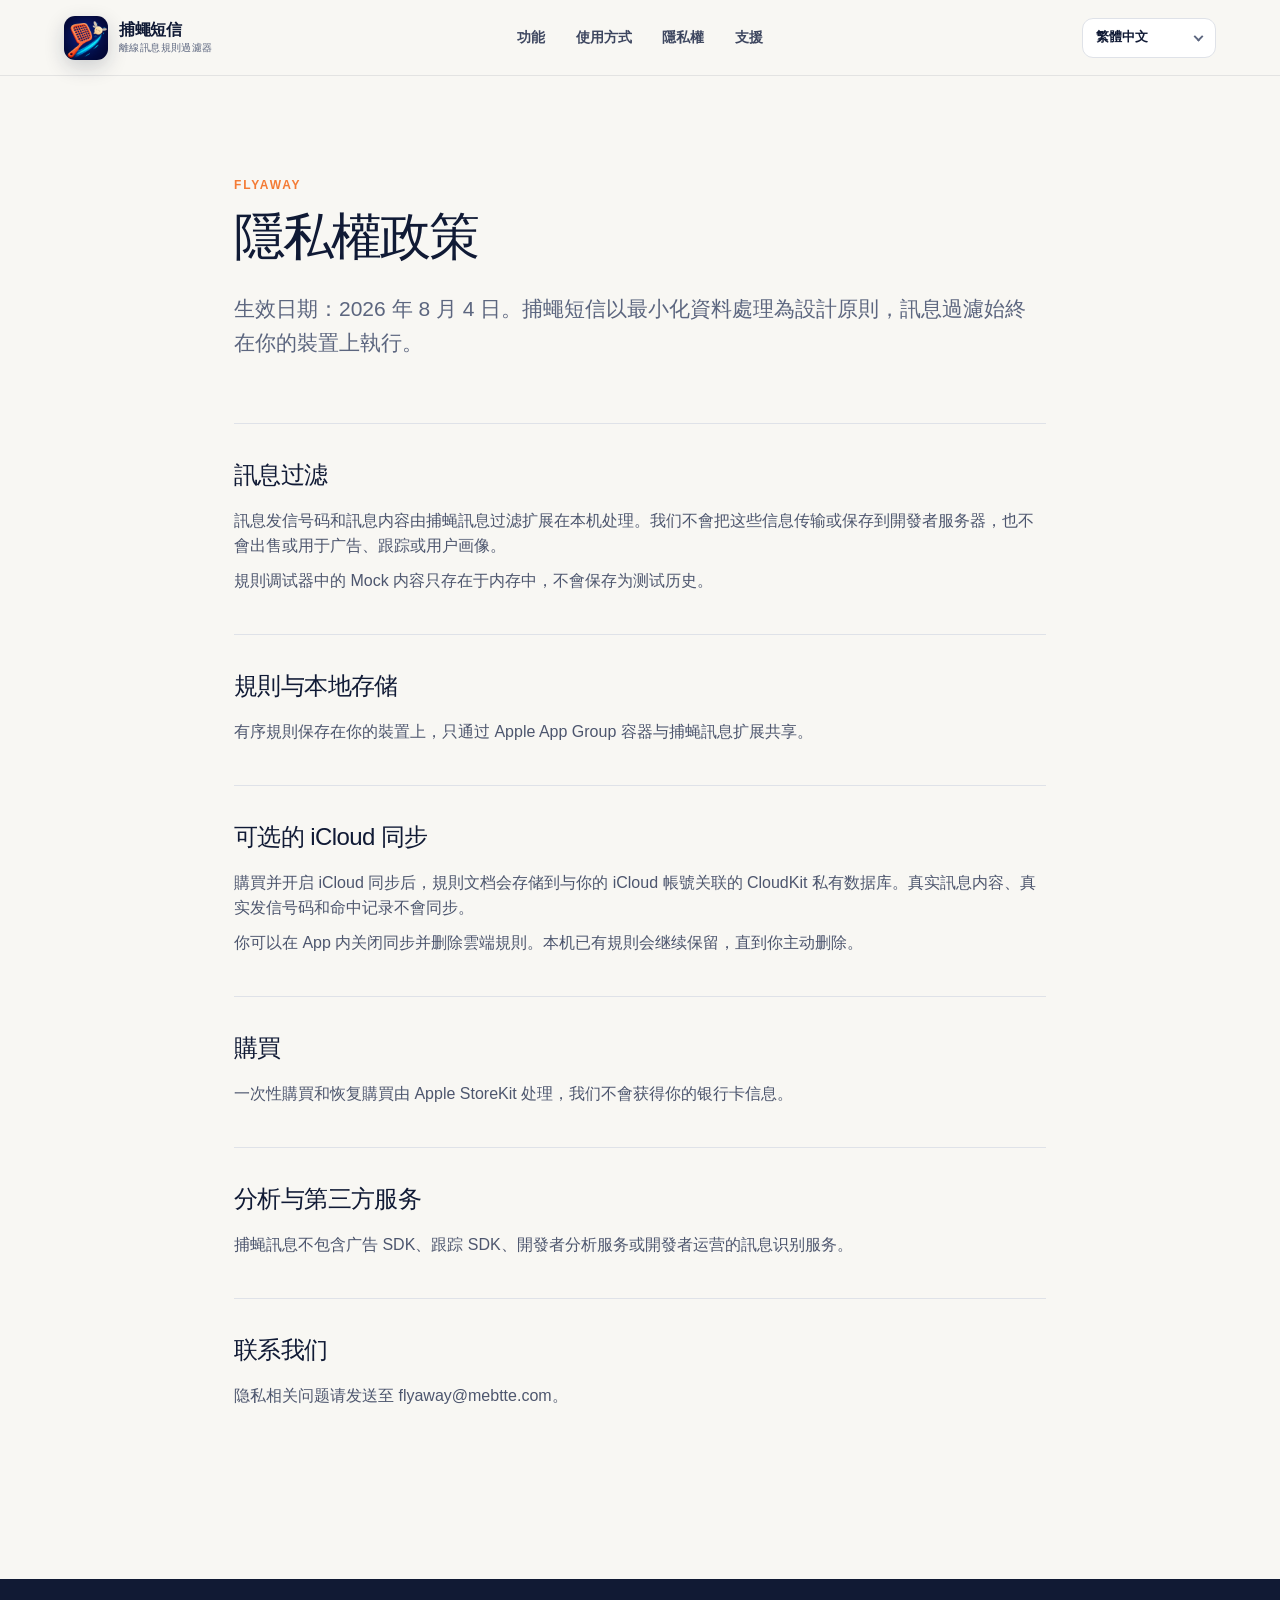
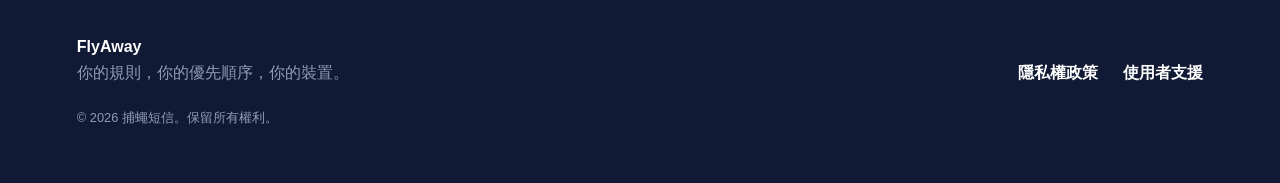
<file: zh-hant/privacy/index.html>
<!DOCTYPE html><html lang="en"><head><meta charSet="utf-8"/><meta name="viewport" content="width=device-width, initial-scale=1"/><link rel="preload" as="image" href="/app-icon.png"/><link rel="stylesheet" href="/_next/static/chunks/08k_sdq4hg3ej.css" data-precedence="next"/><link rel="preload" as="script" fetchPriority="low" href="/_next/static/chunks/045g~0~zva_mv.js"/><script src="/_next/static/chunks/0dgq26a5_oy.a.js" async=""></script><script src="/_next/static/chunks/10u3y4bw1ayzs.js" async=""></script><script src="/_next/static/chunks/0au83~zq0~0pf.js" async=""></script><script src="/_next/static/chunks/turbopack-0brplz~x1vn87.js" async=""></script><script src="/_next/static/chunks/01xlw8hd842-c.js" async=""></script><script src="/_next/static/chunks/0d3shmwh5_nmn.js" async=""></script><script src="/_next/static/chunks/0wx~nskjcdf_m.js" async=""></script><title>FlyAway — Offline SMS Rule Filter</title><meta name="description" content="A private, offline SMS rule filter with ordered allow and filter rules. Your rules stay on your iPhone."/><meta property="og:title" content="FlyAway — Offline SMS Rule Filter"/><meta property="og:description" content="First-match SMS rules, processed privately on your iPhone."/><meta property="og:image" content="https://flyaway.mebtte.com/og.png"/><meta property="og:image:width" content="1200"/><meta property="og:image:height" content="630"/><meta property="og:image:alt" content="FlyAway"/><meta property="og:type" content="website"/><meta name="twitter:card" content="summary_large_image"/><meta name="twitter:title" content="FlyAway — Offline SMS Rule Filter"/><meta name="twitter:description" content="First-match SMS rules, processed privately on your iPhone."/><meta name="twitter:image" content="https://flyaway.mebtte.com/og.png"/><link rel="shortcut icon" href="/app-icon.png"/><link rel="icon" href="/app-icon.png"/><link rel="apple-touch-icon" href="/app-icon.png"/><script src="/_next/static/chunks/03~yq9q893hmn.js" noModule=""></script></head><body><div hidden=""><!--$--><!--/$--></div><main lang="zh-Hant"><header class="site-header"><a class="brand" aria-label="捕蠅短信" href="/zh-hant/"><img alt="" width="44" height="44" decoding="async" data-nimg="1" style="color:transparent" src="/app-icon.png"/><span><strong>捕蠅短信</strong><small>離線訊息規則過濾器</small></span></a><nav aria-label="Primary navigation"><a href="#features">功能</a><a href="#how">使用方式</a><a href="/zh-hant/privacy/">隱私權</a><a href="/zh-hant/support/">支援</a></nav><div class="locale-switch"><select aria-label="Language"><option value="/">English</option><option value="/zh-hans/">简体中文</option><option value="/zh-hant/" selected="">繁體中文</option></select></div></header><article class="legal-page"><p class="eyebrow">FlyAway</p><h1>隱私權政策</h1><p class="legal-intro">生效日期：2026 年 8 月 4 日。捕蠅短信以最小化資料處理為設計原則，訊息過濾始終在你的裝置上執行。</p><section><h2>訊息过滤</h2><p>訊息发信号码和訊息内容由捕蝇訊息过滤扩展在本机处理。我们不會把这些信息传输或保存到開發者服务器，也不會出售或用于广告、跟踪或用户画像。</p><p>規則调试器中的 Mock 内容只存在于内存中，不會保存为测试历史。</p></section><section><h2>規則与本地存储</h2><p>有序規則保存在你的裝置上，只通过 Apple App Group 容器与捕蝇訊息扩展共享。</p></section><section><h2>可选的 iCloud 同步</h2><p>購買并开启 iCloud 同步后，規則文档会存储到与你的 iCloud 帳號关联的 CloudKit 私有数据库。真实訊息内容、真实发信号码和命中记录不會同步。</p><p>你可以在 App 内关闭同步并删除雲端規則。本机已有規則会继续保留，直到你主动删除。</p></section><section><h2>購買</h2><p>一次性購買和恢复購買由 Apple StoreKit 处理，我们不會获得你的银行卡信息。</p></section><section><h2>分析与第三方服务</h2><p>捕蝇訊息不包含广告 SDK、跟踪 SDK、開發者分析服务或開發者运营的訊息识别服务。</p></section><section><h2>联系我们</h2><p>隐私相关问题请发送至 flyaway@mebtte.com。</p></section></article><footer><div><strong>FlyAway</strong><span>你的規則，你的優先順序，你的裝置。</span></div><div class="footer-links"><a href="/zh-hant/privacy/">隱私權政策</a><a href="/zh-hant/support/">使用者支援</a></div><small>© 2026 <!-- -->捕蠅短信。保留所有權利。</small></footer></main><!--$--><!--/$--><script src="/_next/static/chunks/045g~0~zva_mv.js" id="_R_" async=""></script><script>(self.__next_f=self.__next_f||[]).push([0])</script><script>self.__next_f.push([1,"1:\"$Sreact.fragment\"\n2:I[39756,[\"/_next/static/chunks/01xlw8hd842-c.js\",\"/_next/static/chunks/0d3shmwh5_nmn.js\"],\"default\"]\n3:I[37457,[\"/_next/static/chunks/01xlw8hd842-c.js\",\"/_next/static/chunks/0d3shmwh5_nmn.js\"],\"default\"]\n4:I[22016,[\"/_next/static/chunks/01xlw8hd842-c.js\",\"/_next/static/chunks/0d3shmwh5_nmn.js\",\"/_next/static/chunks/0wx~nskjcdf_m.js\"],\"\"]\n5:I[5500,[\"/_next/static/chunks/01xlw8hd842-c.js\",\"/_next/static/chunks/0d3shmwh5_nmn.js\",\"/_next/static/chunks/0wx~nskjcdf_m.js\"],\"Image\"]\n6:I[40737,[\"/_next/static/chunks/01xlw8hd842-c.js\",\"/_next/static/chunks/0d3shmwh5_nmn.js\",\"/_next/static/chunks/0wx~nskjcdf_m.js\"],\"LanguageSelect\"]\ne:I[68027,[\"/_next/static/chunks/01xlw8hd842-c.js\",\"/_next/static/chunks/0d3shmwh5_nmn.js\"],\"default\",1]\n:HL[\"/_next/static/chunks/08k_sdq4hg3ej.css\",\"style\"]\n"])</script><script>self.__next_f.push([1,"0:{\"P\":null,\"c\":[\"\",\"zh-hant\",\"privacy\",\"\"],\"q\":\"\",\"i\":false,\"f\":[[[\"\",{\"children\":[\"zh-hant\",{\"children\":[\"privacy\",{\"children\":[\"__PAGE__\",{}]}]}]},\"$undefined\",\"$undefined\",16],[[\"$\",\"$1\",\"c\",{\"children\":[[[\"$\",\"link\",\"0\",{\"rel\":\"stylesheet\",\"href\":\"/_next/static/chunks/08k_sdq4hg3ej.css\",\"precedence\":\"next\",\"crossOrigin\":\"$undefined\",\"nonce\":\"$undefined\"}],[\"$\",\"script\",\"script-0\",{\"src\":\"/_next/static/chunks/01xlw8hd842-c.js\",\"async\":true,\"nonce\":\"$undefined\"}],[\"$\",\"script\",\"script-1\",{\"src\":\"/_next/static/chunks/0d3shmwh5_nmn.js\",\"async\":true,\"nonce\":\"$undefined\"}]],[\"$\",\"html\",null,{\"lang\":\"en\",\"children\":[\"$\",\"body\",null,{\"children\":[\"$\",\"$L2\",null,{\"parallelRouterKey\":\"children\",\"error\":\"$undefined\",\"errorStyles\":\"$undefined\",\"errorScripts\":\"$undefined\",\"template\":[\"$\",\"$L3\",null,{}],\"templateStyles\":\"$undefined\",\"templateScripts\":\"$undefined\",\"notFound\":[[[\"$\",\"title\",null,{\"children\":\"404: This page could not be found.\"}],[\"$\",\"div\",null,{\"style\":{\"fontFamily\":\"system-ui,\\\"Segoe UI\\\",Roboto,Helvetica,Arial,sans-serif,\\\"Apple Color Emoji\\\",\\\"Segoe UI Emoji\\\"\",\"height\":\"100vh\",\"textAlign\":\"center\",\"display\":\"flex\",\"flexDirection\":\"column\",\"alignItems\":\"center\",\"justifyContent\":\"center\"},\"children\":[\"$\",\"div\",null,{\"children\":[[\"$\",\"style\",null,{\"dangerouslySetInnerHTML\":{\"__html\":\"body{color:#000;background:#fff;margin:0}.next-error-h1{border-right:1px solid rgba(0,0,0,.3)}@media (prefers-color-scheme:dark){body{color:#fff;background:#000}.next-error-h1{border-right:1px solid rgba(255,255,255,.3)}}\"}}],[\"$\",\"h1\",null,{\"className\":\"next-error-h1\",\"style\":{\"display\":\"inline-block\",\"margin\":\"0 20px 0 0\",\"padding\":\"0 23px 0 0\",\"fontSize\":24,\"fontWeight\":500,\"verticalAlign\":\"top\",\"lineHeight\":\"49px\"},\"children\":404}],[\"$\",\"div\",null,{\"style\":{\"display\":\"inline-block\"},\"children\":[\"$\",\"h2\",null,{\"style\":{\"fontSize\":14,\"fontWeight\":400,\"lineHeight\":\"49px\",\"margin\":0},\"children\":\"This page could not be found.\"}]}]]}]}]],[]],\"forbidden\":\"$undefined\",\"unauthorized\":\"$undefined\"}]}]}]]}],{\"children\":[[\"$\",\"$1\",\"c\",{\"children\":[null,[\"$\",\"$L2\",null,{\"parallelRouterKey\":\"children\",\"error\":\"$undefined\",\"errorStyles\":\"$undefined\",\"errorScripts\":\"$undefined\",\"template\":[\"$\",\"$L3\",null,{}],\"templateStyles\":\"$undefined\",\"templateScripts\":\"$undefined\",\"notFound\":\"$undefined\",\"forbidden\":\"$undefined\",\"unauthorized\":\"$undefined\"}]]}],{\"children\":[[\"$\",\"$1\",\"c\",{\"children\":[null,[\"$\",\"$L2\",null,{\"parallelRouterKey\":\"children\",\"error\":\"$undefined\",\"errorStyles\":\"$undefined\",\"errorScripts\":\"$undefined\",\"template\":[\"$\",\"$L3\",null,{}],\"templateStyles\":\"$undefined\",\"templateScripts\":\"$undefined\",\"notFound\":\"$undefined\",\"forbidden\":\"$undefined\",\"unauthorized\":\"$undefined\"}]]}],{\"children\":[[\"$\",\"$1\",\"c\",{\"children\":[[\"$\",\"main\",null,{\"lang\":\"zh-Hant\",\"children\":[[\"$\",\"header\",null,{\"className\":\"site-header\",\"children\":[[\"$\",\"$L4\",null,{\"className\":\"brand\",\"href\":\"/zh-hant/\",\"aria-label\":\"捕蠅短信\",\"children\":[[\"$\",\"$L5\",null,{\"src\":\"/app-icon.png\",\"alt\":\"\",\"width\":44,\"height\":44,\"priority\":true}],[\"$\",\"span\",null,{\"children\":[[\"$\",\"strong\",null,{\"children\":\"捕蠅短信\"}],[\"$\",\"small\",null,{\"children\":\"離線訊息規則過濾器\"}]]}]]}],[\"$\",\"nav\",null,{\"aria-label\":\"Primary navigation\",\"children\":[[\"$\",\"a\",null,{\"href\":\"#features\",\"children\":\"功能\"}],[\"$\",\"a\",null,{\"href\":\"#how\",\"children\":\"使用方式\"}],[\"$\",\"$L4\",null,{\"href\":\"/zh-hant/privacy\",\"children\":\"隱私權\"}],[\"$\",\"$L4\",null,{\"href\":\"/zh-hant/support\",\"children\":\"支援\"}]]}],[\"$\",\"$L6\",null,{\"currentLocale\":\"zh-hant\",\"options\":[{\"key\":\"en\",\"label\":\"English\",\"href\":\"/\"},{\"key\":\"zh-hans\",\"label\":\"简体中文\",\"href\":\"/zh-hans/\"},{\"key\":\"zh-hant\",\"label\":\"繁體中文\",\"href\":\"/zh-hant/\"}]}]]}],[\"$\",\"article\",null,{\"className\":\"legal-page\",\"children\":[[\"$\",\"p\",null,{\"className\":\"eyebrow\",\"children\":\"FlyAway\"}],[\"$\",\"h1\",null,{\"children\":\"隱私權政策\"}],[\"$\",\"p\",null,{\"className\":\"legal-intro\",\"children\":\"生效日期：2026 年 8 月 4 日。捕蠅短信以最小化資料處理為設計原則，訊息過濾始終在你的裝置上執行。\"}],[[\"$\",\"section\",\"訊息过滤\",{\"children\":[[\"$\",\"h2\",null,{\"children\":\"訊息过滤\"}],[[\"$\",\"p\",\"訊息发信号码和訊息内容由捕蝇訊息过滤扩展在本机处理。我们不會把这些信息传输或保存到開發者服务器，也不會出售或用于广告、跟踪或用户画像。\",{\"children\":\"訊息发信号码和訊息内容由捕蝇訊息过滤扩展在本机处理。我们不會把这些信息传输或保存到開發者服务器，也不會出售或用于广告、跟踪或用户画像。\"}],[\"$\",\"p\",\"規則调试器中的 Mock 内容只存在于内存中，不會保存为测试历史。\",{\"children\":\"規則调试器中的 Mock 内容只存在于内存中，不會保存为测试历史。\"}]]]}],[\"$\",\"section\",\"規則与本地存储\",{\"children\":[[\"$\",\"h2\",null,{\"children\":\"規則与本地存储\"}],[[\"$\",\"p\",\"有序規則保存在你的裝置上，只通过 Apple App Group 容器与捕蝇訊息扩展共享。\",{\"children\":\"有序規則保存在你的裝置上，只通过 Apple App Group 容器与捕蝇訊息扩展共享。\"}]]]}],[\"$\",\"section\",\"可选的 iCloud 同步\",{\"children\":[[\"$\",\"h2\",null,{\"children\":\"可选的 iCloud 同步\"}],[[\"$\",\"p\",\"購買并开启 iCloud 同步后，規則文档会存储到与你的 iCloud 帳號关联的 CloudKit 私有数据库。真实訊息内容、真实发信号码和命中记录不會同步。\",{\"children\":\"購買并开启 iCloud 同步后，規則文档会存储到与你的 iCloud 帳號关联的 CloudKit 私有数据库。真实訊息内容、真实发信号码和命中记录不會同步。\"}],[\"$\",\"p\",\"你可以在 App 内关闭同步并删除雲端規則。本机已有規則会继续保留，直到你主动删除。\",{\"children\":\"你可以在 App 内关闭同步并删除雲端規則。本机已有規則会继续保留，直到你主动删除。\"}]]]}],[\"$\",\"section\",\"購買\",{\"children\":[[\"$\",\"h2\",null,{\"children\":\"購買\"}],[[\"$\",\"p\",\"一次性購買和恢复購買由 Apple StoreKit 处理，我们不會获得你的银行卡信息。\",{\"children\":\"一次性購買和恢复購買由 Apple StoreKit 处理，我们不會获得你的银行卡信息。\"}]]]}],\"$L7\",\"$L8\"]]}],\"$L9\"]}],[\"$La\"],\"$Lb\"]}],{},null,false,null]},null,false,\"$@c\"]},null,false,\"$@c\"]},null,false,null],\"$Ld\",false]],\"m\":\"$undefined\",\"G\":[\"$e\",[\"$Lf\"]],\"S\":true,\"h\":null,\"s\":\"$undefined\",\"l\":\"$undefined\",\"p\":\"$undefined\",\"d\":\"$undefined\",\"b\":\"f4rs1jkrsEJfiAGOLvht1\"}\n"])</script><script>self.__next_f.push([1,"10:I[97367,[\"/_next/static/chunks/01xlw8hd842-c.js\",\"/_next/static/chunks/0d3shmwh5_nmn.js\"],\"OutletBoundary\"]\n11:\"$Sreact.suspense\"\n14:I[97367,[\"/_next/static/chunks/01xlw8hd842-c.js\",\"/_next/static/chunks/0d3shmwh5_nmn.js\"],\"ViewportBoundary\"]\n16:I[97367,[\"/_next/static/chunks/01xlw8hd842-c.js\",\"/_next/static/chunks/0d3shmwh5_nmn.js\"],\"MetadataBoundary\"]\n7:[\"$\",\"section\",\"分析与第三方服务\",{\"children\":[[\"$\",\"h2\",null,{\"children\":\"分析与第三方服务\"}],[[\"$\",\"p\",\"捕蝇訊息不包含广告 SDK、跟踪 SDK、開發者分析服务或開發者运营的訊息识别服务。\",{\"children\":\"捕蝇訊息不包含广告 SDK、跟踪 SDK、開發者分析服务或開發者运营的訊息识别服务。\"}]]]}]\n8:[\"$\",\"section\",\"联系我们\",{\"children\":[[\"$\",\"h2\",null,{\"children\":\"联系我们\"}],[[\"$\",\"p\",\"隐私相关问题请发送至 flyaway@mebtte.com。\",{\"children\":\"隐私相关问题请发送至 flyaway@mebtte.com。\"}]]]}]\n9:[\"$\",\"footer\",null,{\"children\":[[\"$\",\"div\",null,{\"children\":[[\"$\",\"strong\",null,{\"children\":\"FlyAway\"}],[\"$\",\"span\",null,{\"children\":\"你的規則，你的優先順序，你的裝置。\"}]]}],[\"$\",\"div\",null,{\"className\":\"footer-links\",\"children\":[[\"$\",\"$L4\",null,{\"href\":\"/zh-hant/privacy\",\"children\":\"隱私權政策\"}],[\"$\",\"$L4\",null,{\"href\":\"/zh-hant/support\",\"children\":\"使用者支援\"}]]}],[\"$\",\"small\",null,{\"children\":[\"© 2026 \",\"捕蠅短信。保留所有權利。\"]}]]}]\na:[\"$\",\"script\",\"script-0\",{\"src\":\"/_next/static/chunks/0wx~nskjcdf_m.js\",\"async\":true,\"nonce\":\"$undefined\"}]\nb:[\"$\",\"$L10\",null,{\"children\":[\"$\",\"$11\",null,{\"name\":\"Next.MetadataOutlet\",\"children\":\"$@12\"}]}]\n13:[]\nc:\"$W13\"\nd:[\"$\",\"$1\",\"h\",{\"children\":[null,[\"$\",\"$L14\",null,{\"children\":\"$L15\"}],[\"$\",\"div\",null,{\"hidden\":true,\"children\":[\"$\",\"$L16\",null,{\"children\":[\"$\",\"$11\",null,{\"name\":\"Next.Metadata\",\"children\":\"$L17\"}]}]}],null]}]\nf:[\"$\",\"link\",\"0\",{\"rel\":\"stylesheet\",\"href\":\"/_next/static/chunks/08k_sdq4hg3ej.css\",\"precedence\":\"next\",\"crossOrigin\":\"$undefined\",\"nonce\":\"$undefined\"}]\n"])</script><script>self.__next_f.push([1,"15:[[\"$\",\"meta\",\"0\",{\"charSet\":\"utf-8\"}],[\"$\",\"meta\",\"1\",{\"name\":\"viewport\",\"content\":\"width=device-width, initial-scale=1\"}]]\n"])</script><script>self.__next_f.push([1,"18:I[27201,[\"/_next/static/chunks/01xlw8hd842-c.js\",\"/_next/static/chunks/0d3shmwh5_nmn.js\"],\"IconMark\"]\n12:null\n17:[[\"$\",\"title\",\"0\",{\"children\":\"FlyAway — Offline SMS Rule Filter\"}],[\"$\",\"meta\",\"1\",{\"name\":\"description\",\"content\":\"A private, offline SMS rule filter with ordered allow and filter rules. Your rules stay on your iPhone.\"}],[\"$\",\"meta\",\"2\",{\"property\":\"og:title\",\"content\":\"FlyAway — Offline SMS Rule Filter\"}],[\"$\",\"meta\",\"3\",{\"property\":\"og:description\",\"content\":\"First-match SMS rules, processed privately on your iPhone.\"}],[\"$\",\"meta\",\"4\",{\"property\":\"og:image\",\"content\":\"https://flyaway.mebtte.com/og.png\"}],[\"$\",\"meta\",\"5\",{\"property\":\"og:image:width\",\"content\":\"1200\"}],[\"$\",\"meta\",\"6\",{\"property\":\"og:image:height\",\"content\":\"630\"}],[\"$\",\"meta\",\"7\",{\"property\":\"og:image:alt\",\"content\":\"FlyAway\"}],[\"$\",\"meta\",\"8\",{\"property\":\"og:type\",\"content\":\"website\"}],[\"$\",\"meta\",\"9\",{\"name\":\"twitter:card\",\"content\":\"summary_large_image\"}],[\"$\",\"meta\",\"10\",{\"name\":\"twitter:title\",\"content\":\"FlyAway — Offline SMS Rule Filter\"}],[\"$\",\"meta\",\"11\",{\"name\":\"twitter:description\",\"content\":\"First-match SMS rules, processed privately on your iPhone.\"}],[\"$\",\"meta\",\"12\",{\"name\":\"twitter:image\",\"content\":\"https://flyaway.mebtte.com/og.png\"}],[\"$\",\"link\",\"13\",{\"rel\":\"shortcut icon\",\"href\":\"/app-icon.png\"}],[\"$\",\"link\",\"14\",{\"rel\":\"icon\",\"href\":\"/app-icon.png\"}],[\"$\",\"link\",\"15\",{\"rel\":\"apple-touch-icon\",\"href\":\"/app-icon.png\"}],[\"$\",\"$L18\",\"16\",{}]]\n"])</script></body></html>
</file>
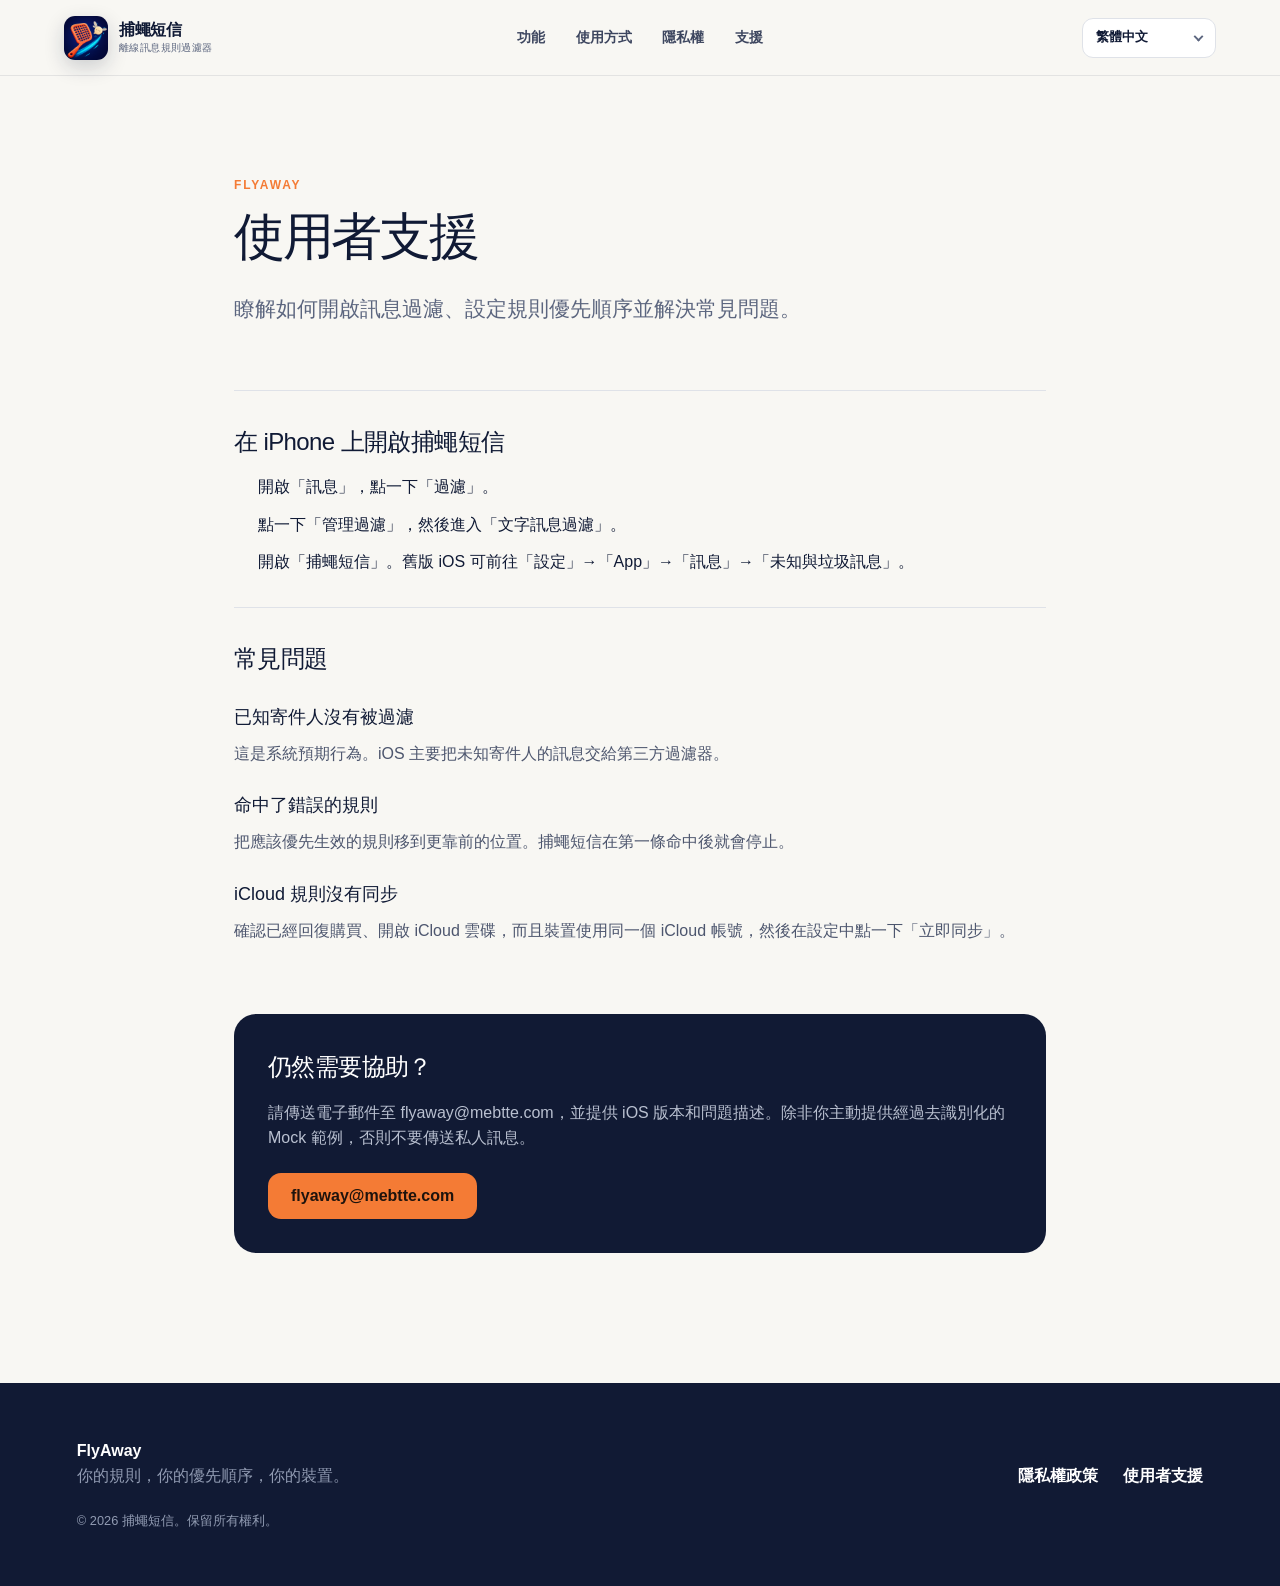
<file: zh-hant/support/index.html>
<!DOCTYPE html><html lang="en"><head><meta charSet="utf-8"/><meta name="viewport" content="width=device-width, initial-scale=1"/><link rel="preload" as="image" href="/app-icon.png"/><link rel="stylesheet" href="/_next/static/chunks/08k_sdq4hg3ej.css" data-precedence="next"/><link rel="preload" as="script" fetchPriority="low" href="/_next/static/chunks/045g~0~zva_mv.js"/><script src="/_next/static/chunks/0dgq26a5_oy.a.js" async=""></script><script src="/_next/static/chunks/10u3y4bw1ayzs.js" async=""></script><script src="/_next/static/chunks/0au83~zq0~0pf.js" async=""></script><script src="/_next/static/chunks/turbopack-0brplz~x1vn87.js" async=""></script><script src="/_next/static/chunks/01xlw8hd842-c.js" async=""></script><script src="/_next/static/chunks/0d3shmwh5_nmn.js" async=""></script><script src="/_next/static/chunks/0wx~nskjcdf_m.js" async=""></script><title>FlyAway — Offline SMS Rule Filter</title><meta name="description" content="A private, offline SMS rule filter with ordered allow and filter rules. Your rules stay on your iPhone."/><meta property="og:title" content="FlyAway — Offline SMS Rule Filter"/><meta property="og:description" content="First-match SMS rules, processed privately on your iPhone."/><meta property="og:image" content="https://flyaway.mebtte.com/og.png"/><meta property="og:image:width" content="1200"/><meta property="og:image:height" content="630"/><meta property="og:image:alt" content="FlyAway"/><meta property="og:type" content="website"/><meta name="twitter:card" content="summary_large_image"/><meta name="twitter:title" content="FlyAway — Offline SMS Rule Filter"/><meta name="twitter:description" content="First-match SMS rules, processed privately on your iPhone."/><meta name="twitter:image" content="https://flyaway.mebtte.com/og.png"/><link rel="shortcut icon" href="/app-icon.png"/><link rel="icon" href="/app-icon.png"/><link rel="apple-touch-icon" href="/app-icon.png"/><script src="/_next/static/chunks/03~yq9q893hmn.js" noModule=""></script></head><body><div hidden=""><!--$--><!--/$--></div><main lang="zh-Hant"><header class="site-header"><a class="brand" aria-label="捕蠅短信" href="/zh-hant/"><img alt="" width="44" height="44" decoding="async" data-nimg="1" style="color:transparent" src="/app-icon.png"/><span><strong>捕蠅短信</strong><small>離線訊息規則過濾器</small></span></a><nav aria-label="Primary navigation"><a href="#features">功能</a><a href="#how">使用方式</a><a href="/zh-hant/privacy/">隱私權</a><a href="/zh-hant/support/">支援</a></nav><div class="locale-switch"><select aria-label="Language"><option value="/">English</option><option value="/zh-hans/">简体中文</option><option value="/zh-hant/" selected="">繁體中文</option></select></div></header><article class="legal-page"><p class="eyebrow">FlyAway</p><h1>使用者支援</h1><p class="legal-intro">瞭解如何開啟訊息過濾、設定規則優先順序並解決常見問題。</p><section><h2>在 iPhone 上開啟捕蠅短信</h2><ol class="support-steps"><li>開啟「訊息」，點一下「過濾」。</li><li>點一下「管理過濾」，然後進入「文字訊息過濾」。</li><li>開啟「捕蠅短信」。舊版 iOS 可前往「設定」→「App」→「訊息」→「未知與垃圾訊息」。</li></ol></section><section><h2>常見問題</h2><div class="support-item"><h3>已知寄件人沒有被過濾</h3><p>這是系統預期行為。iOS 主要把未知寄件人的訊息交給第三方過濾器。</p></div><div class="support-item"><h3>命中了錯誤的規則</h3><p>把應該優先生效的規則移到更靠前的位置。捕蠅短信在第一條命中後就會停止。</p></div><div class="support-item"><h3>iCloud 規則沒有同步</h3><p>確認已經回復購買、開啟 iCloud 雲碟，而且裝置使用同一個 iCloud 帳號，然後在設定中點一下「立即同步」。</p></div></section><section class="contact-card"><h2>仍然需要協助？</h2><p>請傳送電子郵件至 flyaway@mebtte.com，並提供 iOS 版本和問題描述。除非你主動提供經過去識別化的 Mock 範例，否則不要傳送私人訊息。</p><a class="button primary" href="mailto:flyaway@mebtte.com">flyaway@mebtte.com</a></section></article><footer><div><strong>FlyAway</strong><span>你的規則，你的優先順序，你的裝置。</span></div><div class="footer-links"><a href="/zh-hant/privacy/">隱私權政策</a><a href="/zh-hant/support/">使用者支援</a></div><small>© 2026 <!-- -->捕蠅短信。保留所有權利。</small></footer></main><!--$--><!--/$--><script src="/_next/static/chunks/045g~0~zva_mv.js" id="_R_" async=""></script><script>(self.__next_f=self.__next_f||[]).push([0])</script><script>self.__next_f.push([1,"1:\"$Sreact.fragment\"\n2:I[39756,[\"/_next/static/chunks/01xlw8hd842-c.js\",\"/_next/static/chunks/0d3shmwh5_nmn.js\"],\"default\"]\n3:I[37457,[\"/_next/static/chunks/01xlw8hd842-c.js\",\"/_next/static/chunks/0d3shmwh5_nmn.js\"],\"default\"]\n4:I[22016,[\"/_next/static/chunks/01xlw8hd842-c.js\",\"/_next/static/chunks/0d3shmwh5_nmn.js\",\"/_next/static/chunks/0wx~nskjcdf_m.js\"],\"\"]\n5:I[5500,[\"/_next/static/chunks/01xlw8hd842-c.js\",\"/_next/static/chunks/0d3shmwh5_nmn.js\",\"/_next/static/chunks/0wx~nskjcdf_m.js\"],\"Image\"]\n6:I[40737,[\"/_next/static/chunks/01xlw8hd842-c.js\",\"/_next/static/chunks/0d3shmwh5_nmn.js\",\"/_next/static/chunks/0wx~nskjcdf_m.js\"],\"LanguageSelect\"]\nc:I[68027,[\"/_next/static/chunks/01xlw8hd842-c.js\",\"/_next/static/chunks/0d3shmwh5_nmn.js\"],\"default\",1]\n:HL[\"/_next/static/chunks/08k_sdq4hg3ej.css\",\"style\"]\n"])</script><script>self.__next_f.push([1,"0:{\"P\":null,\"c\":[\"\",\"zh-hant\",\"support\",\"\"],\"q\":\"\",\"i\":false,\"f\":[[[\"\",{\"children\":[\"zh-hant\",{\"children\":[\"support\",{\"children\":[\"__PAGE__\",{}]}]}]},\"$undefined\",\"$undefined\",16],[[\"$\",\"$1\",\"c\",{\"children\":[[[\"$\",\"link\",\"0\",{\"rel\":\"stylesheet\",\"href\":\"/_next/static/chunks/08k_sdq4hg3ej.css\",\"precedence\":\"next\",\"crossOrigin\":\"$undefined\",\"nonce\":\"$undefined\"}],[\"$\",\"script\",\"script-0\",{\"src\":\"/_next/static/chunks/01xlw8hd842-c.js\",\"async\":true,\"nonce\":\"$undefined\"}],[\"$\",\"script\",\"script-1\",{\"src\":\"/_next/static/chunks/0d3shmwh5_nmn.js\",\"async\":true,\"nonce\":\"$undefined\"}]],[\"$\",\"html\",null,{\"lang\":\"en\",\"children\":[\"$\",\"body\",null,{\"children\":[\"$\",\"$L2\",null,{\"parallelRouterKey\":\"children\",\"error\":\"$undefined\",\"errorStyles\":\"$undefined\",\"errorScripts\":\"$undefined\",\"template\":[\"$\",\"$L3\",null,{}],\"templateStyles\":\"$undefined\",\"templateScripts\":\"$undefined\",\"notFound\":[[[\"$\",\"title\",null,{\"children\":\"404: This page could not be found.\"}],[\"$\",\"div\",null,{\"style\":{\"fontFamily\":\"system-ui,\\\"Segoe UI\\\",Roboto,Helvetica,Arial,sans-serif,\\\"Apple Color Emoji\\\",\\\"Segoe UI Emoji\\\"\",\"height\":\"100vh\",\"textAlign\":\"center\",\"display\":\"flex\",\"flexDirection\":\"column\",\"alignItems\":\"center\",\"justifyContent\":\"center\"},\"children\":[\"$\",\"div\",null,{\"children\":[[\"$\",\"style\",null,{\"dangerouslySetInnerHTML\":{\"__html\":\"body{color:#000;background:#fff;margin:0}.next-error-h1{border-right:1px solid rgba(0,0,0,.3)}@media (prefers-color-scheme:dark){body{color:#fff;background:#000}.next-error-h1{border-right:1px solid rgba(255,255,255,.3)}}\"}}],[\"$\",\"h1\",null,{\"className\":\"next-error-h1\",\"style\":{\"display\":\"inline-block\",\"margin\":\"0 20px 0 0\",\"padding\":\"0 23px 0 0\",\"fontSize\":24,\"fontWeight\":500,\"verticalAlign\":\"top\",\"lineHeight\":\"49px\"},\"children\":404}],[\"$\",\"div\",null,{\"style\":{\"display\":\"inline-block\"},\"children\":[\"$\",\"h2\",null,{\"style\":{\"fontSize\":14,\"fontWeight\":400,\"lineHeight\":\"49px\",\"margin\":0},\"children\":\"This page could not be found.\"}]}]]}]}]],[]],\"forbidden\":\"$undefined\",\"unauthorized\":\"$undefined\"}]}]}]]}],{\"children\":[[\"$\",\"$1\",\"c\",{\"children\":[null,[\"$\",\"$L2\",null,{\"parallelRouterKey\":\"children\",\"error\":\"$undefined\",\"errorStyles\":\"$undefined\",\"errorScripts\":\"$undefined\",\"template\":[\"$\",\"$L3\",null,{}],\"templateStyles\":\"$undefined\",\"templateScripts\":\"$undefined\",\"notFound\":\"$undefined\",\"forbidden\":\"$undefined\",\"unauthorized\":\"$undefined\"}]]}],{\"children\":[[\"$\",\"$1\",\"c\",{\"children\":[null,[\"$\",\"$L2\",null,{\"parallelRouterKey\":\"children\",\"error\":\"$undefined\",\"errorStyles\":\"$undefined\",\"errorScripts\":\"$undefined\",\"template\":[\"$\",\"$L3\",null,{}],\"templateStyles\":\"$undefined\",\"templateScripts\":\"$undefined\",\"notFound\":\"$undefined\",\"forbidden\":\"$undefined\",\"unauthorized\":\"$undefined\"}]]}],{\"children\":[[\"$\",\"$1\",\"c\",{\"children\":[[\"$\",\"main\",null,{\"lang\":\"zh-Hant\",\"children\":[[\"$\",\"header\",null,{\"className\":\"site-header\",\"children\":[[\"$\",\"$L4\",null,{\"className\":\"brand\",\"href\":\"/zh-hant/\",\"aria-label\":\"捕蠅短信\",\"children\":[[\"$\",\"$L5\",null,{\"src\":\"/app-icon.png\",\"alt\":\"\",\"width\":44,\"height\":44,\"priority\":true}],[\"$\",\"span\",null,{\"children\":[[\"$\",\"strong\",null,{\"children\":\"捕蠅短信\"}],[\"$\",\"small\",null,{\"children\":\"離線訊息規則過濾器\"}]]}]]}],[\"$\",\"nav\",null,{\"aria-label\":\"Primary navigation\",\"children\":[[\"$\",\"a\",null,{\"href\":\"#features\",\"children\":\"功能\"}],[\"$\",\"a\",null,{\"href\":\"#how\",\"children\":\"使用方式\"}],[\"$\",\"$L4\",null,{\"href\":\"/zh-hant/privacy\",\"children\":\"隱私權\"}],[\"$\",\"$L4\",null,{\"href\":\"/zh-hant/support\",\"children\":\"支援\"}]]}],[\"$\",\"$L6\",null,{\"currentLocale\":\"zh-hant\",\"options\":[{\"key\":\"en\",\"label\":\"English\",\"href\":\"/\"},{\"key\":\"zh-hans\",\"label\":\"简体中文\",\"href\":\"/zh-hans/\"},{\"key\":\"zh-hant\",\"label\":\"繁體中文\",\"href\":\"/zh-hant/\"}]}]]}],[\"$\",\"article\",null,{\"className\":\"legal-page\",\"children\":[[\"$\",\"p\",null,{\"className\":\"eyebrow\",\"children\":\"FlyAway\"}],[\"$\",\"h1\",null,{\"children\":\"使用者支援\"}],[\"$\",\"p\",null,{\"className\":\"legal-intro\",\"children\":\"瞭解如何開啟訊息過濾、設定規則優先順序並解決常見問題。\"}],[\"$\",\"section\",null,{\"children\":[[\"$\",\"h2\",null,{\"children\":\"在 iPhone 上開啟捕蠅短信\"}],[\"$\",\"ol\",null,{\"className\":\"support-steps\",\"children\":[[\"$\",\"li\",\"開啟「訊息」，點一下「過濾」。\",{\"children\":\"開啟「訊息」，點一下「過濾」。\"}],[\"$\",\"li\",\"點一下「管理過濾」，然後進入「文字訊息過濾」。\",{\"children\":\"點一下「管理過濾」，然後進入「文字訊息過濾」。\"}],[\"$\",\"li\",\"開啟「捕蠅短信」。舊版 iOS 可前往「設定」→「App」→「訊息」→「未知與垃圾訊息」。\",{\"children\":\"開啟「捕蠅短信」。舊版 iOS 可前往「設定」→「App」→「訊息」→「未知與垃圾訊息」。\"}]]}]]}],[\"$\",\"section\",null,{\"children\":[[\"$\",\"h2\",null,{\"children\":\"常見問題\"}],[[\"$\",\"div\",\"已知寄件人沒有被過濾\",{\"className\":\"support-item\",\"children\":[[\"$\",\"h3\",null,{\"children\":\"已知寄件人沒有被過濾\"}],[\"$\",\"p\",null,{\"children\":\"這是系統預期行為。iOS 主要把未知寄件人的訊息交給第三方過濾器。\"}]]}],[\"$\",\"div\",\"命中了錯誤的規則\",{\"className\":\"support-item\",\"children\":[[\"$\",\"h3\",null,{\"children\":\"命中了錯誤的規則\"}],[\"$\",\"p\",null,{\"children\":\"把應該優先生效的規則移到更靠前的位置。捕蠅短信在第一條命中後就會停止。\"}]]}],[\"$\",\"div\",\"iCloud 規則沒有同步\",{\"className\":\"support-item\",\"children\":[[\"$\",\"h3\",null,{\"children\":\"iCloud 規則沒有同步\"}],[\"$\",\"p\",null,{\"children\":\"確認已經回復購買、開啟 iCloud 雲碟，而且裝置使用同一個 iCloud 帳號，然後在設定中點一下「立即同步」。\"}]]}]]]}],[\"$\",\"section\",null,{\"className\":\"contact-card\",\"children\":[[\"$\",\"h2\",null,{\"children\":\"仍然需要協助？\"}],[\"$\",\"p\",null,{\"children\":\"請傳送電子郵件至 flyaway@mebtte.com，並提供 iOS 版本和問題描述。除非你主動提供經過去識別化的 Mock 範例，否則不要傳送私人訊息。\"}],[\"$\",\"a\",null,{\"className\":\"button primary\",\"href\":\"mailto:flyaway@mebtte.com\",\"children\":\"flyaway@mebtte.com\"}]]}]]}],\"$L7\"]}],[\"$L8\"],\"$L9\"]}],{},null,false,null]},null,false,\"$@a\"]},null,false,\"$@a\"]},null,false,null],\"$Lb\",false]],\"m\":\"$undefined\",\"G\":[\"$c\",[\"$Ld\"]],\"S\":true,\"h\":null,\"s\":\"$undefined\",\"l\":\"$undefined\",\"p\":\"$undefined\",\"d\":\"$undefined\",\"b\":\"f4rs1jkrsEJfiAGOLvht1\"}\n"])</script><script>self.__next_f.push([1,"e:I[97367,[\"/_next/static/chunks/01xlw8hd842-c.js\",\"/_next/static/chunks/0d3shmwh5_nmn.js\"],\"OutletBoundary\"]\nf:\"$Sreact.suspense\"\n12:I[97367,[\"/_next/static/chunks/01xlw8hd842-c.js\",\"/_next/static/chunks/0d3shmwh5_nmn.js\"],\"ViewportBoundary\"]\n14:I[97367,[\"/_next/static/chunks/01xlw8hd842-c.js\",\"/_next/static/chunks/0d3shmwh5_nmn.js\"],\"MetadataBoundary\"]\n7:[\"$\",\"footer\",null,{\"children\":[[\"$\",\"div\",null,{\"children\":[[\"$\",\"strong\",null,{\"children\":\"FlyAway\"}],[\"$\",\"span\",null,{\"children\":\"你的規則，你的優先順序，你的裝置。\"}]]}],[\"$\",\"div\",null,{\"className\":\"footer-links\",\"children\":[[\"$\",\"$L4\",null,{\"href\":\"/zh-hant/privacy\",\"children\":\"隱私權政策\"}],[\"$\",\"$L4\",null,{\"href\":\"/zh-hant/support\",\"children\":\"使用者支援\"}]]}],[\"$\",\"small\",null,{\"children\":[\"© 2026 \",\"捕蠅短信。保留所有權利。\"]}]]}]\n8:[\"$\",\"script\",\"script-0\",{\"src\":\"/_next/static/chunks/0wx~nskjcdf_m.js\",\"async\":true,\"nonce\":\"$undefined\"}]\n9:[\"$\",\"$Le\",null,{\"children\":[\"$\",\"$f\",null,{\"name\":\"Next.MetadataOutlet\",\"children\":\"$@10\"}]}]\n11:[]\na:\"$W11\"\nb:[\"$\",\"$1\",\"h\",{\"children\":[null,[\"$\",\"$L12\",null,{\"children\":\"$L13\"}],[\"$\",\"div\",null,{\"hidden\":true,\"children\":[\"$\",\"$L14\",null,{\"children\":[\"$\",\"$f\",null,{\"name\":\"Next.Metadata\",\"children\":\"$L15\"}]}]}],null]}]\nd:[\"$\",\"link\",\"0\",{\"rel\":\"stylesheet\",\"href\":\"/_next/static/chunks/08k_sdq4hg3ej.css\",\"precedence\":\"next\",\"crossOrigin\":\"$undefined\",\"nonce\":\"$undefined\"}]\n"])</script><script>self.__next_f.push([1,"13:[[\"$\",\"meta\",\"0\",{\"charSet\":\"utf-8\"}],[\"$\",\"meta\",\"1\",{\"name\":\"viewport\",\"content\":\"width=device-width, initial-scale=1\"}]]\n"])</script><script>self.__next_f.push([1,"16:I[27201,[\"/_next/static/chunks/01xlw8hd842-c.js\",\"/_next/static/chunks/0d3shmwh5_nmn.js\"],\"IconMark\"]\n10:null\n15:[[\"$\",\"title\",\"0\",{\"children\":\"FlyAway — Offline SMS Rule Filter\"}],[\"$\",\"meta\",\"1\",{\"name\":\"description\",\"content\":\"A private, offline SMS rule filter with ordered allow and filter rules. Your rules stay on your iPhone.\"}],[\"$\",\"meta\",\"2\",{\"property\":\"og:title\",\"content\":\"FlyAway — Offline SMS Rule Filter\"}],[\"$\",\"meta\",\"3\",{\"property\":\"og:description\",\"content\":\"First-match SMS rules, processed privately on your iPhone.\"}],[\"$\",\"meta\",\"4\",{\"property\":\"og:image\",\"content\":\"https://flyaway.mebtte.com/og.png\"}],[\"$\",\"meta\",\"5\",{\"property\":\"og:image:width\",\"content\":\"1200\"}],[\"$\",\"meta\",\"6\",{\"property\":\"og:image:height\",\"content\":\"630\"}],[\"$\",\"meta\",\"7\",{\"property\":\"og:image:alt\",\"content\":\"FlyAway\"}],[\"$\",\"meta\",\"8\",{\"property\":\"og:type\",\"content\":\"website\"}],[\"$\",\"meta\",\"9\",{\"name\":\"twitter:card\",\"content\":\"summary_large_image\"}],[\"$\",\"meta\",\"10\",{\"name\":\"twitter:title\",\"content\":\"FlyAway — Offline SMS Rule Filter\"}],[\"$\",\"meta\",\"11\",{\"name\":\"twitter:description\",\"content\":\"First-match SMS rules, processed privately on your iPhone.\"}],[\"$\",\"meta\",\"12\",{\"name\":\"twitter:image\",\"content\":\"https://flyaway.mebtte.com/og.png\"}],[\"$\",\"link\",\"13\",{\"rel\":\"shortcut icon\",\"href\":\"/app-icon.png\"}],[\"$\",\"link\",\"14\",{\"rel\":\"icon\",\"href\":\"/app-icon.png\"}],[\"$\",\"link\",\"15\",{\"rel\":\"apple-touch-icon\",\"href\":\"/app-icon.png\"}],[\"$\",\"$L16\",\"16\",{}]]\n"])</script></body></html>
</file>
<file: _next/static/chunks/08k_sdq4hg3ej.css>
@layer properties{@supports (((-webkit-hyphens:none)) and (not (margin-trim:inline))) or ((-moz-orient:inline) and (not (color:rgb(from red r g b)))){*,:before,:after,::backdrop{--tw-blur:initial;--tw-brightness:initial;--tw-contrast:initial;--tw-grayscale:initial;--tw-hue-rotate:initial;--tw-invert:initial;--tw-opacity:initial;--tw-saturate:initial;--tw-sepia:initial;--tw-drop-shadow:initial;--tw-drop-shadow-color:initial;--tw-drop-shadow-alpha:100%;--tw-drop-shadow-size:initial}}}@layer theme{:root,:host{--font-sans:ui-sans-serif, system-ui, sans-serif, "Apple Color Emoji", "Segoe UI Emoji", "Segoe UI Symbol", "Noto Color Emoji";--font-mono:ui-monospace, SFMono-Regular, Menlo, Monaco, Consolas, "Liberation Mono", "Courier New", monospace;--spacing:.25rem;--default-font-family:var(--font-sans);--default-mono-font-family:var(--font-mono)}}@layer base{*,:after,:before,::backdrop{box-sizing:border-box;border:0 solid;margin:0;padding:0}::file-selector-button{box-sizing:border-box;border:0 solid;margin:0;padding:0}html,:host{-webkit-text-size-adjust:100%;tab-size:4;line-height:1.5;font-family:var(--default-font-family,ui-sans-serif, system-ui, sans-serif, "Apple Color Emoji", "Segoe UI Emoji", "Segoe UI Symbol", "Noto Color Emoji");font-feature-settings:var(--default-font-feature-settings,normal);font-variation-settings:var(--default-font-variation-settings,normal);-webkit-tap-highlight-color:transparent}hr{height:0;color:inherit;border-top-width:1px}abbr:where([title]){-webkit-text-decoration:underline dotted;text-decoration:underline dotted}h1,h2,h3,h4,h5,h6{font-size:inherit;font-weight:inherit}a{color:inherit;-webkit-text-decoration:inherit;-webkit-text-decoration:inherit;-webkit-text-decoration:inherit;-webkit-text-decoration:inherit;text-decoration:inherit}b,strong{font-weight:bolder}code,kbd,samp,pre{font-family:var(--default-mono-font-family,ui-monospace, SFMono-Regular, Menlo, Monaco, Consolas, "Liberation Mono", "Courier New", monospace);font-feature-settings:var(--default-mono-font-feature-settings,normal);font-variation-settings:var(--default-mono-font-variation-settings,normal);font-size:1em}small{font-size:80%}sub,sup{vertical-align:baseline;font-size:75%;line-height:0;position:relative}sub{bottom:-.25em}sup{top:-.5em}table{text-indent:0;border-color:inherit;border-collapse:collapse}:-moz-focusring{outline:auto}progress{vertical-align:baseline}summary{display:list-item}ol,ul,menu{list-style:none}img,svg,video,canvas,audio,iframe,embed,object{vertical-align:middle;display:block}img,video{max-width:100%;height:auto}button,input,select,optgroup,textarea{font:inherit;font-feature-settings:inherit;font-variation-settings:inherit;letter-spacing:inherit;color:inherit;opacity:1;background-color:#0000;border-radius:0}::file-selector-button{font:inherit;font-feature-settings:inherit;font-variation-settings:inherit;letter-spacing:inherit;color:inherit;opacity:1;background-color:#0000;border-radius:0}:where(select:is([multiple],[size])) optgroup{font-weight:bolder}:where(select:is([multiple],[size])) optgroup option{padding-inline-start:20px}::file-selector-button{margin-inline-end:4px}::placeholder{opacity:1}@supports (not ((-webkit-appearance:-apple-pay-button))) or (contain-intrinsic-size:1px){::placeholder{color:currentColor}@supports (color:color-mix(in lab, red, red)){::placeholder{color:color-mix(in oklab, currentcolor 50%, transparent)}}}textarea{resize:vertical}::-webkit-search-decoration{-webkit-appearance:none}::-webkit-date-and-time-value{min-height:1lh;text-align:inherit}::-webkit-datetime-edit{display:inline-flex}::-webkit-datetime-edit-fields-wrapper{padding:0}::-webkit-datetime-edit{padding-block:0}::-webkit-datetime-edit-year-field{padding-block:0}::-webkit-datetime-edit-month-field{padding-block:0}::-webkit-datetime-edit-day-field{padding-block:0}::-webkit-datetime-edit-hour-field{padding-block:0}::-webkit-datetime-edit-minute-field{padding-block:0}::-webkit-datetime-edit-second-field{padding-block:0}::-webkit-datetime-edit-millisecond-field{padding-block:0}::-webkit-datetime-edit-meridiem-field{padding-block:0}::-webkit-calendar-picker-indicator{line-height:1}:-moz-ui-invalid{box-shadow:none}button,input:where([type=button],[type=reset],[type=submit]){appearance:button}::file-selector-button{appearance:button}::-webkit-inner-spin-button{height:auto}::-webkit-outer-spin-button{height:auto}[hidden]:where(:not([hidden=until-found])){display:none!important}}@layer components;@layer utilities{.static{position:static}.start{inset-inline-start:var(--spacing)}.end{inset-inline-end:var(--spacing)}.table{display:table}.filter{filter:var(--tw-blur,) var(--tw-brightness,) var(--tw-contrast,) var(--tw-grayscale,) var(--tw-hue-rotate,) var(--tw-invert,) var(--tw-saturate,) var(--tw-sepia,) var(--tw-drop-shadow,)}}:root{--ink:#101a35;--muted:#5c667f;--paper:#f8f7f3;--card:#fff;--navy:#111a34;--orange:#f47b35;--orange-dark:#c94e13;--green:#1a936f;--line:#dfe2e8;--shadow:0 24px 70px #111a3421}*{box-sizing:border-box}html{scroll-behavior:smooth}body{background:var(--paper);color:var(--ink);margin:0;font-family:Inter,ui-sans-serif,-apple-system,BlinkMacSystemFont,Segoe UI,sans-serif;font-size:16px;line-height:1.6}a{color:inherit;text-decoration:none}.site-header{z-index:20;-webkit-backdrop-filter:blur(18px);backdrop-filter:blur(18px);background:#f8f7f3f0;border-bottom:1px solid #111a3417;grid-template-columns:1fr auto 1fr;align-items:center;min-height:76px;padding:12px clamp(20px,5vw,80px);display:grid;position:sticky;top:0}.brand{justify-self:start;align-items:center;gap:11px;width:fit-content;display:inline-flex}.brand img{border-radius:11px;box-shadow:0 7px 20px #111a3430}.brand span{line-height:1.15;display:grid}.brand strong{letter-spacing:-.02em}.brand small{color:var(--muted);letter-spacing:.04em;margin-top:3px;font-size:10px}.site-header nav{color:#3d465f;gap:clamp(18px,2.4vw,34px);font-size:14px;font-weight:650;display:flex}.site-header nav a,.footer-links a{transition:color .16s}.site-header nav a:hover,.footer-links a:hover{color:var(--orange-dark)}.locale-switch{border:1px solid var(--line);background:#fff;border-radius:11px;justify-self:end;position:relative}.locale-switch:after{border-right:2px solid var(--muted);border-bottom:2px solid var(--muted);content:"";pointer-events:none;width:7px;height:7px;position:absolute;top:50%;right:13px;transform:translateY(-70%)rotate(45deg)}.locale-switch select{appearance:none;border-radius:inherit;min-width:132px;min-height:38px;color:var(--ink);cursor:pointer;font:inherit;background:0 0;border:0;padding:0 36px 0 13px;font-size:13px;font-weight:700}.hero{background:var(--navy);color:#fff;grid-template-columns:minmax(0,1.05fr) minmax(340px,.75fr);align-items:center;gap:clamp(40px,8vw,112px);min-height:690px;padding:92px clamp(24px,8vw,130px) 112px;display:grid;position:relative;overflow:hidden}.hero:before,.hero:after{content:"";border:1px solid #f47b3538;border-radius:50%;position:absolute}.hero:before{width:620px;height:620px;bottom:-240px;right:-110px}.hero:after{width:310px;height:310px;bottom:-65px;right:85px}.hero-copy,.phone-card{z-index:1;position:relative}.eyebrow{color:var(--orange);letter-spacing:.15em;text-transform:uppercase;margin:0 0 14px;font-size:12px;font-weight:800}h1,h2,h3,p{text-wrap:pretty}.hero h1{letter-spacing:-.055em;max-width:760px;margin:0;font-size:clamp(48px,6.4vw,88px);line-height:.98}.hero-body{color:#c7ccda;max-width:650px;margin:28px 0 0;font-size:clamp(18px,1.7vw,22px)}.hero-actions{flex-wrap:wrap;gap:12px;margin-top:36px;display:flex}.button{border:1px solid #0000;border-radius:13px;justify-content:center;align-items:center;min-height:50px;padding:0 22px;font-weight:760;transition:transform .16s,background-color .16s,border-color .16s;display:inline-flex}.button:hover{transform:translateY(-2px)}.button.primary{background:var(--orange);color:#1e130d}.button.primary:hover{background:#ff9459}.button.secondary{color:#fff;background:#ffffff12;border-color:#ffffff3d}.availability{color:#8f99b2;align-items:center;gap:9px;margin:24px 0 0;font-size:13px;display:flex}.availability span{background:var(--green);border-radius:50%;width:8px;height:8px;box-shadow:0 0 0 5px #1a936f26}.phone-card{width:min(100%,390px);color:var(--ink);background:#f3f2ee;border:1px solid #ffffff24;border-radius:38px;justify-self:center;padding:13px 13px 18px;transform:rotate(2deg);box-shadow:0 35px 85px #0000005c}.phone-top{grid-template-columns:1fr auto 1fr;align-items:center;min-height:62px;padding:0 12px;font-size:14px;display:grid}.phone-top>span:first-child{background:#171f35;border-radius:999px;width:48px;height:16px}.rule-list{gap:9px;display:grid}.rule{background:#fff;border-radius:18px;align-items:center;gap:12px;min-height:84px;padding:15px;display:flex;box-shadow:0 5px 18px #111a340f}.rule>b{background:#e9ebef;border-radius:11px;flex:0 0 38px;place-items:center;height:38px;display:grid}.rule span{display:grid}.rule small{color:var(--muted);margin-top:2px}.rule.winning{outline:2px solid #1a936f57}.rule.winning>b{color:#126d54;background:#d9f2e9}.rule.skipped{opacity:.56}.mock-message{background:var(--navy);color:#fff;border-radius:18px;margin-top:12px;padding:17px}.mock-message small{color:#9ea7bb;letter-spacing:.08em;text-transform:uppercase;font-weight:700}.mock-message p{margin:6px 0 0}.section{max-width:1240px;margin:0 auto;padding:112px clamp(24px,4vw,44px)}.section-heading{grid-template-columns:minmax(0,1fr) minmax(280px,.65fr);align-items:end;gap:40px;margin-bottom:44px;display:grid}.section-heading h2,.privacy-band h2,.sync-card h2,.legal-page h1{letter-spacing:-.045em;margin:0;font-size:clamp(36px,4vw,58px);line-height:1.03}.section-heading p{color:var(--muted);margin:0;font-size:18px}.feature-grid{grid-template-columns:repeat(2,minmax(0,1fr));gap:14px;display:grid}.feature-card{border:1px solid var(--line);background:var(--card);border-radius:24px;min-height:240px;padding:clamp(28px,3.5vw,46px)}.feature-card>span{background:#fff1e8;border-radius:14px;place-items:center;width:48px;height:48px;font-size:23px;display:grid}.feature-card h3,.steps h3{margin:25px 0 8px;font-size:22px;line-height:1.25}.feature-card p,.steps p,.sync-card p{color:var(--muted);margin:0}.how{border-top:1px solid var(--line)}.how .section-heading{grid-template-columns:1fr}.steps{grid-template-columns:repeat(3,1fr);gap:30px;display:grid}.steps article{border-top:2px solid var(--ink);padding-top:24px}.steps b{color:var(--orange-dark);letter-spacing:.1em;font-size:13px}.privacy-band{background:#e8ece6;grid-template-columns:1.1fr .9fr;gap:clamp(40px,8vw,110px);padding:100px clamp(24px,9vw,145px);display:grid}.privacy-band>div>p:not(.eyebrow){color:#4f5b58;max-width:650px;font-size:18px}.privacy-band>div>a{color:#126d54;font-weight:760}.privacy-band ul{align-content:center;gap:14px;margin:0;padding:0;list-style:none;display:grid}.privacy-band li{background:#ffffff8c;border:1px solid #126d5429;border-radius:15px;gap:13px;padding:18px 20px;font-weight:650;display:flex}.privacy-band li span{color:#126d54}.sync-card{grid-template-columns:1fr auto;align-items:end;gap:35px;display:grid}.sync-card>div:first-child{max-width:750px}.sync-card h2{margin-bottom:16px}.tiers{gap:8px;min-width:280px;display:grid}.tiers span{border:1px solid var(--line);background:#fff;border-radius:12px;padding:15px 18px;font-weight:700}.tiers span:last-child{color:#9c3d12;background:#fff1e8;border-color:#f2c5aa}.faq{border-top:1px solid var(--line)}.faq .section-heading{grid-template-columns:1fr}.faq details{border-bottom:1px solid var(--line)}.faq summary{cursor:pointer;padding:24px 6px;font-size:18px;font-weight:720}.faq details p{max-width:800px;color:var(--muted);margin:-8px 6px 26px}footer{background:var(--navy);color:#fff;grid-template-columns:1fr auto;align-items:end;gap:22px;padding:55px clamp(24px,6vw,96px);display:grid}footer>div:first-child{display:grid}footer span,footer small{color:#919bb2}.footer-links{gap:25px;font-weight:650;display:flex}footer small{grid-column:1/-1}.legal-page{max-width:860px;min-height:70vh;margin:0 auto;padding:100px 24px 130px}.legal-page>.eyebrow{margin-bottom:16px}.legal-intro{color:var(--muted);margin:28px 0 64px;font-size:21px}.legal-page section{border-top:1px solid var(--line);padding:32px 0}.legal-page section h2{letter-spacing:-.025em;margin:0 0 13px;font-size:24px}.legal-page section h3{margin:25px 0 5px;font-size:18px}.legal-page section p{color:#4d566e;margin:9px 0}.support-steps{gap:12px;padding-left:24px;display:grid}.contact-card{background:var(--navy);color:#fff;border-radius:22px;margin-top:30px;border:0!important;padding:34px!important}.contact-card p{color:#b9c0d0!important;margin-bottom:22px!important}.contact-card .button{min-height:46px}:focus-visible{outline:3px solid var(--orange);outline-offset:3px}@media (max-width:900px){.site-header{grid-template-columns:1fr auto}.site-header nav{display:none}.hero{grid-template-columns:1fr;min-height:auto;padding-top:78px}.phone-card{justify-self:start;transform:none}.section-heading,.privacy-band,.sync-card,.steps{grid-template-columns:1fr}.tiers{min-width:0}}@media (max-width:600px){.brand small{display:none}.site-header{min-height:66px}.hero{padding:65px 20px 78px}.hero h1{font-size:clamp(43px,14vw,60px)}.feature-grid{grid-template-columns:1fr}.feature-card{min-height:0}.privacy-band{padding:75px 24px}footer{grid-template-columns:1fr}.footer-links,footer small{grid-column:1}}@media (prefers-reduced-motion:reduce){html{scroll-behavior:auto}*,:before,:after{transition-duration:.01ms!important}}@property --tw-blur{syntax:"*";inherits:false}@property --tw-brightness{syntax:"*";inherits:false}@property --tw-contrast{syntax:"*";inherits:false}@property --tw-grayscale{syntax:"*";inherits:false}@property --tw-hue-rotate{syntax:"*";inherits:false}@property --tw-invert{syntax:"*";inherits:false}@property --tw-opacity{syntax:"*";inherits:false}@property --tw-saturate{syntax:"*";inherits:false}@property --tw-sepia{syntax:"*";inherits:false}@property --tw-drop-shadow{syntax:"*";inherits:false}@property --tw-drop-shadow-color{syntax:"*";inherits:false}@property --tw-drop-shadow-alpha{syntax:"<percentage>";inherits:false;initial-value:100%}@property --tw-drop-shadow-size{syntax:"*";inherits:false}
</file>
